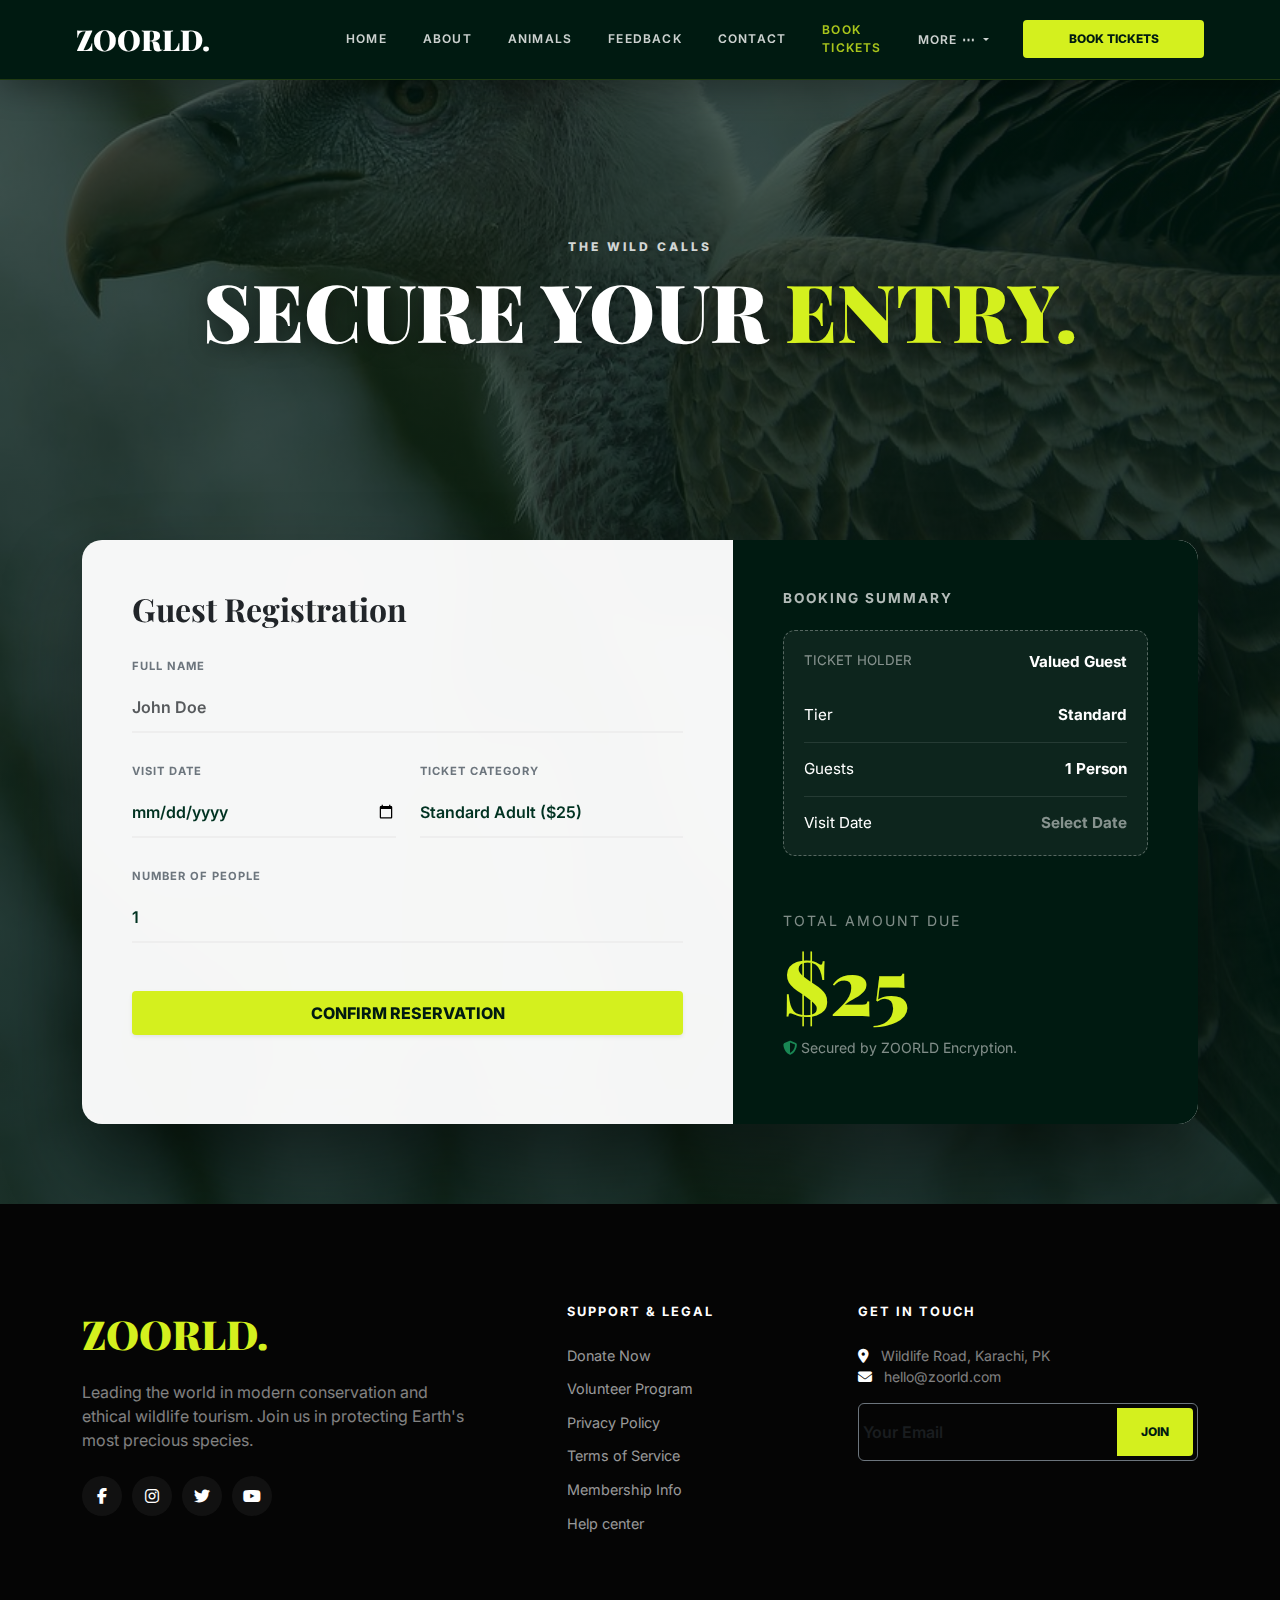
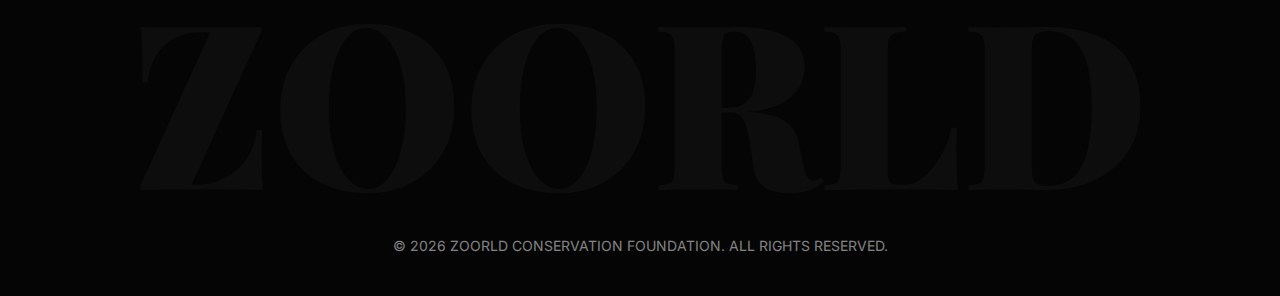
<file: Book tickets.html>
<!DOCTYPE html>
<html lang="en">
<head>
    <meta charset="UTF-8">
    <meta name="viewport" content="width=device-width, initial-scale=1.0">
    <title>Secure Your Pass | ZOORLD</title>
    
    <link href="https://cdn.jsdelivr.net/npm/bootstrap@5.3.2/dist/css/bootstrap.min.css" rel="stylesheet">
    <link href="https://fonts.googleapis.com/css2?family=Playfair+Display:ital,wght@0,700;0,900;1,700&family=Inter:wght@300;400;600;700;800&display=swap" rel="stylesheet">
    <link rel="stylesheet" href="https://cdnjs.cloudflare.com/ajax/libs/font-awesome/6.4.2/css/all.min.css">
    
    <style>
        :root {
            --green-dark: #003221;
            --green-deep: #001a11;
            --green-bright: #d4f01e;
            --white: #ffffff;
            --text-muted: #6c757d;
        }

        body {
            font-family: 'Inter', sans-serif;
            color: var(--green-dark);
            overflow-x: hidden;
            scroll-behavior: smooth;
            background: linear-gradient(rgba(0, 26, 17, 0.7), rgba(0, 26, 17, 0.85)), 
                        url('book tickets image.jpg') center/cover no-repeat fixed;
            
        }

        /* --- NAVBAR --- */
        .navbar {
            padding: 1.2rem 5% !important;
            transition: all 0.4s ease;
            z-index: 1000;
            border-bottom: 1px solid rgba(255, 255, 255, 0.1); 
        }
        .navbar.scrolled {
            background: var(--green-deep) !important;
            padding: 0.8rem 5% !important;
            box-shadow: 0 10px 30px rgba(0,0,0,0.3);
            border-bottom: 1px solid rgba(212, 240, 30, 0.15); 
        }
        .navbar-brand { font-family: 'Playfair Display', serif; font-weight: 900; font-size: 1.8rem; color: var(--white) !important; }
        .nav-link { color: var(--white) !important; font-weight: 600; text-transform: uppercase; font-size: 0.75rem; letter-spacing: 1.2px; margin: 0 10px; opacity: 0.8; transition: 0.3s; }
        .nav-link:hover { color: var(--green-bright) !important; opacity: 1; }
        .btn-ticket { background: var(--green-bright); color: var(--green-deep) !important; padding: 10px 24px !important; border-radius: 4px; font-weight: 800 !important; font-size: 0.75rem; text-decoration: none; border: none; transition: 0.3s; }
        .btn-ticket:hover { background: #fff; transform: translateY(-2px); }
        
        /* Dropdown Menu */
        .dropdown-menu {
            background: var(--green-deep) !important;
            border: 1px solid rgba(212, 240, 30, 0.2);
            border-radius: 10px;
            padding: 10px;
            box-shadow: 0 10px 30px rgba(0,0,0,0.3);
        }
        .dropdown-item {
            color: var(--white);
            font-weight: 600;
            text-transform: uppercase;
            font-size: 0.7rem;
            letter-spacing: 1px;
            padding: 10px 15px;
            border-radius: 5px;
            transition: 0.3s;
        }
        .dropdown-item:hover {
            background: var(--green-bright);
            color: var(--green-deep);
        }

        /* --- HERO --- */
        .header-hero {
            height: 60vh;
            display: flex;
            align-items: center;
            text-align: center;
            padding-top: 60px;
        }
        .header-hero h1 { font-family: 'Playfair Display', serif; font-size: clamp(2.5rem, 7vw, 5rem); color: white; font-weight: 900; line-height: 1.1; text-shadow: 2px 4px 20px rgba(0,0,0,0.4); }
        .header-hero span { color: var(--green-bright); }

        /* --- MAIN CARD --- */
        .main-card {
            background: rgba(255, 255, 255, 0.96); 
            backdrop-filter: blur(15px);
            border: none;
            border-radius: 20px;
            overflow: hidden;
            box-shadow: 0 40px 80px rgba(0,0,0,0.4);
            margin-bottom: 80px;
        }

        .form-section { padding: 50px; }
        .summary-section {
            background: var(--green-deep);
            color: white;
            padding: 50px;
            display: flex;
            flex-direction: column;
            justify-content: space-between;
        }

        .section-tag { color: var(--green-bright); font-weight: 800; letter-spacing: 3px; font-size: 0.75rem; text-transform: uppercase; margin-bottom: 10px; display: block; }
        .form-label { font-weight: 700; font-size: 0.7rem; text-transform: uppercase; letter-spacing: 1px; color: var(--text-muted); }
        
        .form-control, .form-select {
            border: none;
            border-bottom: 2px solid #eee;
            border-radius: 0;
            padding: 12px 0;
            background: transparent !important;
            font-weight: 600;
            color: var(--green-dark);
            transition: 0.3s;
        }
        .form-control:focus { box-shadow: none; border-bottom-color: var(--green-bright); }

        /* --- TICKET PREVIEW DESIGN --- */
        .ticket-visual {
            background: rgba(255,255,255,0.05);
            border: 1px dashed rgba(255,255,255,0.3);
            border-radius: 12px;
            padding: 20px;
            margin-bottom: 30px;
        }

        /* --- SUMMARY --- */
        .summary-item { border-bottom: 1px solid rgba(255,255,255,0.1); padding: 15px 0; display: flex; justify-content: space-between; font-size: 0.95rem; }
        .total-price { font-family: 'Playfair Display', serif; font-size: clamp(3.5rem, 6vw, 5rem); color: var(--green-bright); font-weight: 900; line-height: 1; margin: 15px 0; }

        /* --- FOOTER --- */
        .mega-footer { background: #050505; color: #fff; padding: 100px 0 40px; position: relative; }
        .footer-brand { font-family: 'Playfair Display', serif; font-size: 2.5rem; font-weight: 900; color: var(--green-bright); }
        .footer-heading { font-size: 0.8rem; text-transform: uppercase; letter-spacing: 2px; font-weight: 700; margin-bottom: 25px; color: var(--white); }
        .footer-link-item { display: block; color: rgba(255,255,255,0.6); text-decoration: none; margin-bottom: 12px; transition: 0.3s; font-size: 0.9rem; }
        .footer-link-item:hover { color: var(--green-bright); padding-left: 5px; }
        .social-circle { width: 40px; height: 40px; background: rgba(255,255,255,0.05); display: inline-flex; align-items: center; justify-content: center; border-radius: 50%; color: white; margin-right: 10px; transition: 0.3s; text-decoration: none; }
        .social-circle:hover { background: var(--green-bright); color: var(--green-deep); }
        .big-logo-bg { font-family: 'Playfair Display', serif; font-size: clamp(4rem, 18vw, 15rem); font-weight: 900; text-align: center; opacity: 0.03; line-height: 1; color: white; margin-top: 30px; pointer-events: none; }

        @media (max-width: 991.98px) {
            .navbar { background: var(--green-deep) !important; padding: 15px 5% !important; border-bottom: 1px solid rgba(212, 240, 30, 0.1); }
            .form-section, .summary-section { padding: 40px 25px; }
            .main-card { border-radius: 0; }
        }
    </style>
</head>
<body>

    <nav class="navbar navbar-expand-lg fixed-top scrolled">
        <div class="container-fluid">
            <a class="navbar-brand" href="#">ZOORLD.</a>
            <button class="navbar-toggler border-0 shadow-none" type="button" data-bs-toggle="collapse" data-bs-target="#navbarNav">
                <span class="navbar-toggler-icon" style="filter: invert(1);"></span>
            </button>
            
            <div class="collapse navbar-collapse" id="navbarNav">
                <ul class="navbar-nav ms-auto align-items-center mt-3 mt-lg-0">
                    <li class="nav-item"><a class="nav-link" href="index.html">Home</a></li>
                    <li class="nav-item"><a class="nav-link" href="about.html">About</a></li>
                    <li class="nav-item"><a class="nav-link" href="E-PROJECT (Meet Our Animals)/Meet Our Animals.html">Animals</a></li>
                    <li class="nav-item"><a class="nav-link" href="feedback.html">Feedback</a></li>
                    <li class="nav-item"><a class="nav-link" href="contact.html">Contact</a></li>
                    <li class="nav-item"><a class="nav-link" href="Book tickets.html" style="color: var(--green-bright) !important;">Book Tickets</a></li>
                    <li class="nav-item dropdown">
                        <a class="nav-link dropdown-toggle" href="#" id="moreDropdown" role="button" data-bs-toggle="dropdown" aria-expanded="false">
                            More <span style="font-size: 0.8rem;">⋯</span>
                        </a>
                        <ul class="dropdown-menu dropdown-menu-end" aria-labelledby="moreDropdown">
                            <li><a class="dropdown-item" href="volunteer program.html">Volunteer</a></li>
                            <li><a class="dropdown-item" href="Membership info.html">Membership</a></li>
                            <li><a class="dropdown-item" href="help center.html">Help Center</a></li>
                            <li><a class="dropdown-item" href="privacy policy.html">Privacy Policy</a></li>
                            <li><a class="dropdown-item" href="terms of services.html">Terms of Service</a></li>
                        </ul>
                    </li>
                    <li class="nav-item ms-lg-3 w-100 mt-2 mt-lg-0"><a class="btn-ticket d-block text-center" href="#">BOOK TICKETS</a></li>
                </ul>
            </div>
        </div>
    </nav>

    <header class="header-hero">
        <div class="container">
            <span class="section-tag" style="color: white; opacity: 0.8;">The Wild Calls</span>
            <h1>SECURE YOUR <span>ENTRY.</span></h1>
        </div>
    </header>

    <div class="container">
        <div class="card main-card">
            <div class="row g-0">
                <div class="col-lg-7 form-section">
                    <h3 class="mb-4 fw-bold" style="font-family: 'Playfair Display'; font-size: 2rem;">Guest Registration</h3>
                    <form id="bookingForm">
                        <div class="row g-4">
                            <div class="col-12">
                                <label class="form-label">Full Name</label>
                                <input type="text" id="visitorName" class="form-control" placeholder="John Doe" required>
                            </div>
                            <div class="col-md-6">
                                <label class="form-label">Visit Date</label>
                                <input type="date" class="form-control" id="dateInput" required>
                            </div>
                            <div class="col-md-6">
                                <label class="form-label">Ticket Category</label>
                                <select class="form-select" id="typeSelect">
                                    <option value="25" selected>Standard Adult ($25)</option>
                                    <option value="15">Junior / Senior ($15)</option>
                                    <option value="50">Elite VIP Pass ($50)</option>
                                </select>
                            </div>
                            <div class="col-12">
                                <label class="form-label">Number of People</label>
                                <input type="number" class="form-control" id="countInput" value="1" min="1" max="10">
                            </div>
                        </div>
                        <button type="submit" class="btn-ticket w-100 py-3 mt-5 fs-6 shadow-sm">CONFIRM RESERVATION</button>
                    </form>
                </div>

                <div class="col-lg-5 summary-section">
                    <div>
                        <h4 class="mb-4 text-uppercase fw-bold" style="letter-spacing: 2px; font-size: 0.85rem; opacity: 0.7;">Booking Summary</h4>
                        
                        <div class="ticket-visual">
                            <div class="summary-item" style="border:none; padding-top:0;">
                                <span class="small opacity-50">TICKET HOLDER</span>
                                <span id="displayVisitorName" class="fw-bold">Valued Guest</span>
                            </div>
                            <div class="summary-item">
                                <span>Tier</span>
                                <span id="displayType" class="fw-bold text-white">Standard</span>
                            </div>
                            <div class="summary-item">
                                <span>Guests</span>
                                <span id="displayCount" class="fw-bold text-white">1 Person</span>
                            </div>
                            <div class="summary-item" style="border:none; padding-bottom:0;">
                                <span>Visit Date</span>
                                <span id="displayDate" class="fw-bold text-white-50">Select Date</span>
                            </div>
                        </div>
                    </div>

                    <div class="mt-4">
                        <p class="mb-0 text-white-50 text-uppercase small" style="letter-spacing: 2px;">Total Amount Due</p>
                        <div class="total-price">$<span id="totalDisplay">25</span></div>
                        <p class="small text-white-50"><i class="fas fa-shield-alt text-success"></i> Secured by ZOORLD Encryption.</p>
                    </div>
                </div>
            </div>
        </div>
    </div>

    <footer class="mega-footer">
        <div class="container">
            <div class="row g-5">
                <div class="col-lg-5 col-md-12 text-center text-lg-start">
                    <div class="footer-brand mb-3">ZOORLD.</div>
                    <p class="text-white-50 pe-lg-5 mb-4">
                        Leading the world in modern conservation and ethical wildlife tourism. Join us in protecting Earth's most precious species.
                    </p>
                    <div class="d-flex justify-content-center justify-content-lg-start">
                        <a href="#" class="social-circle"><i class="fab fa-facebook-f"></i></a>
                        <a href="#" class="social-circle"><i class="fab fa-instagram"></i></a>
                        <a href="#" class="social-circle"><i class="fab fa-twitter"></i></a>
                        <a href="#" class="social-circle"><i class="fab fa-youtube"></i></a>
                    </div>
                </div>

                <div class="col-lg-3 col-md-6 text-center text-md-start">
                    <h5 class="footer-heading">Support & Legal</h5>
                    <ul class="list-unstyled">
                        <li><a href="E-PROJECT.HTML#donate" class="footer-link-item">Donate Now</a></li>
                        <li><a href="#" class="footer-link-item">Volunteer Program</a></li>
                        <li><a href="privacy policy.html" class="footer-link-item">Privacy Policy</a></li>
                        <li><a href="#" class="footer-link-item">Terms of Service</a></li>
                        <li><a href="#" class="footer-link-item">Membership Info</a></li>
                        <li><a href="#" class="footer-link-item">Help center</a></li>
                    </ul>
                </div>

                <div class="col-lg-4 col-md-6 text-center text-md-start">
                    <h5 class="footer-heading">Get In Touch</h5>
                    <p class="text-white-50 small mb-3">
                        <i class="fas fa-map-marker-alt me-2 text-white"></i> Wildlife Road, Karachi, PK<br>
                        <i class="fas fa-envelope me-2 text-white"></i> hello@zoorld.com
                    </p>
                    <div class="input-group mb-3 border border-secondary p-1 rounded">
                        <input type="email" class="form-control bg-transparent border-0 text-white shadow-none" placeholder="Your Email">
                        <button class="btn btn-ticket py-2 px-3">JOIN</button>
                    </div>
                </div>
            </div>

            <div class="big-logo-bg">ZOORLD</div>
            <div class="mt-4 text-center">
                <p class="text-white-50 small mb-0">© 2026 ZOORLD CONSERVATION FOUNDATION. ALL RIGHTS RESERVED.</p>
            </div>
        </div>
    </footer>

    <script src="https://cdn.jsdelivr.net/npm/bootstrap@5.3.2/dist/js/bootstrap.bundle.min.js"></script>
    
    <script src="https://code.jquery.com/jquery-3.7.1.min.js"></script>
    
    <script>
        $(window).scroll(function(){
            if($(this).scrollTop() > 30) $('.navbar').addClass('scrolled');
            else $('.navbar').removeClass('scrolled');
        });

        function updateSummary() {
            let price = $('#typeSelect').val();
            let count = $('#countInput').val();
            let date = $('#dateInput').val();
            let name = $('#visitorName').val();
            let typeName = $('#typeSelect option:selected').text().split(' (')[0];
            let total = price * count;

            $('#totalDisplay').text(total);
            $('#displayCount').text(count + (count > 1 ? " People" : " Person"));
            $('#displayType').text(typeName);
            $('#displayDate').text(date ? date : "Select Date");
            $('#displayVisitorName').text(name ? name : "Valued Guest");
        }

        $('#typeSelect, #countInput, #dateInput, #visitorName').on('input change', updateSummary);

        $('#bookingForm').on('submit', function(e) {
            e.preventDefault();
            const name = $('#visitorName').val();
            alert("Reservation Confirmed for " + name + "! Redirecting to secure gateway...");
        });
    </script>
</body>
</html>
</file>
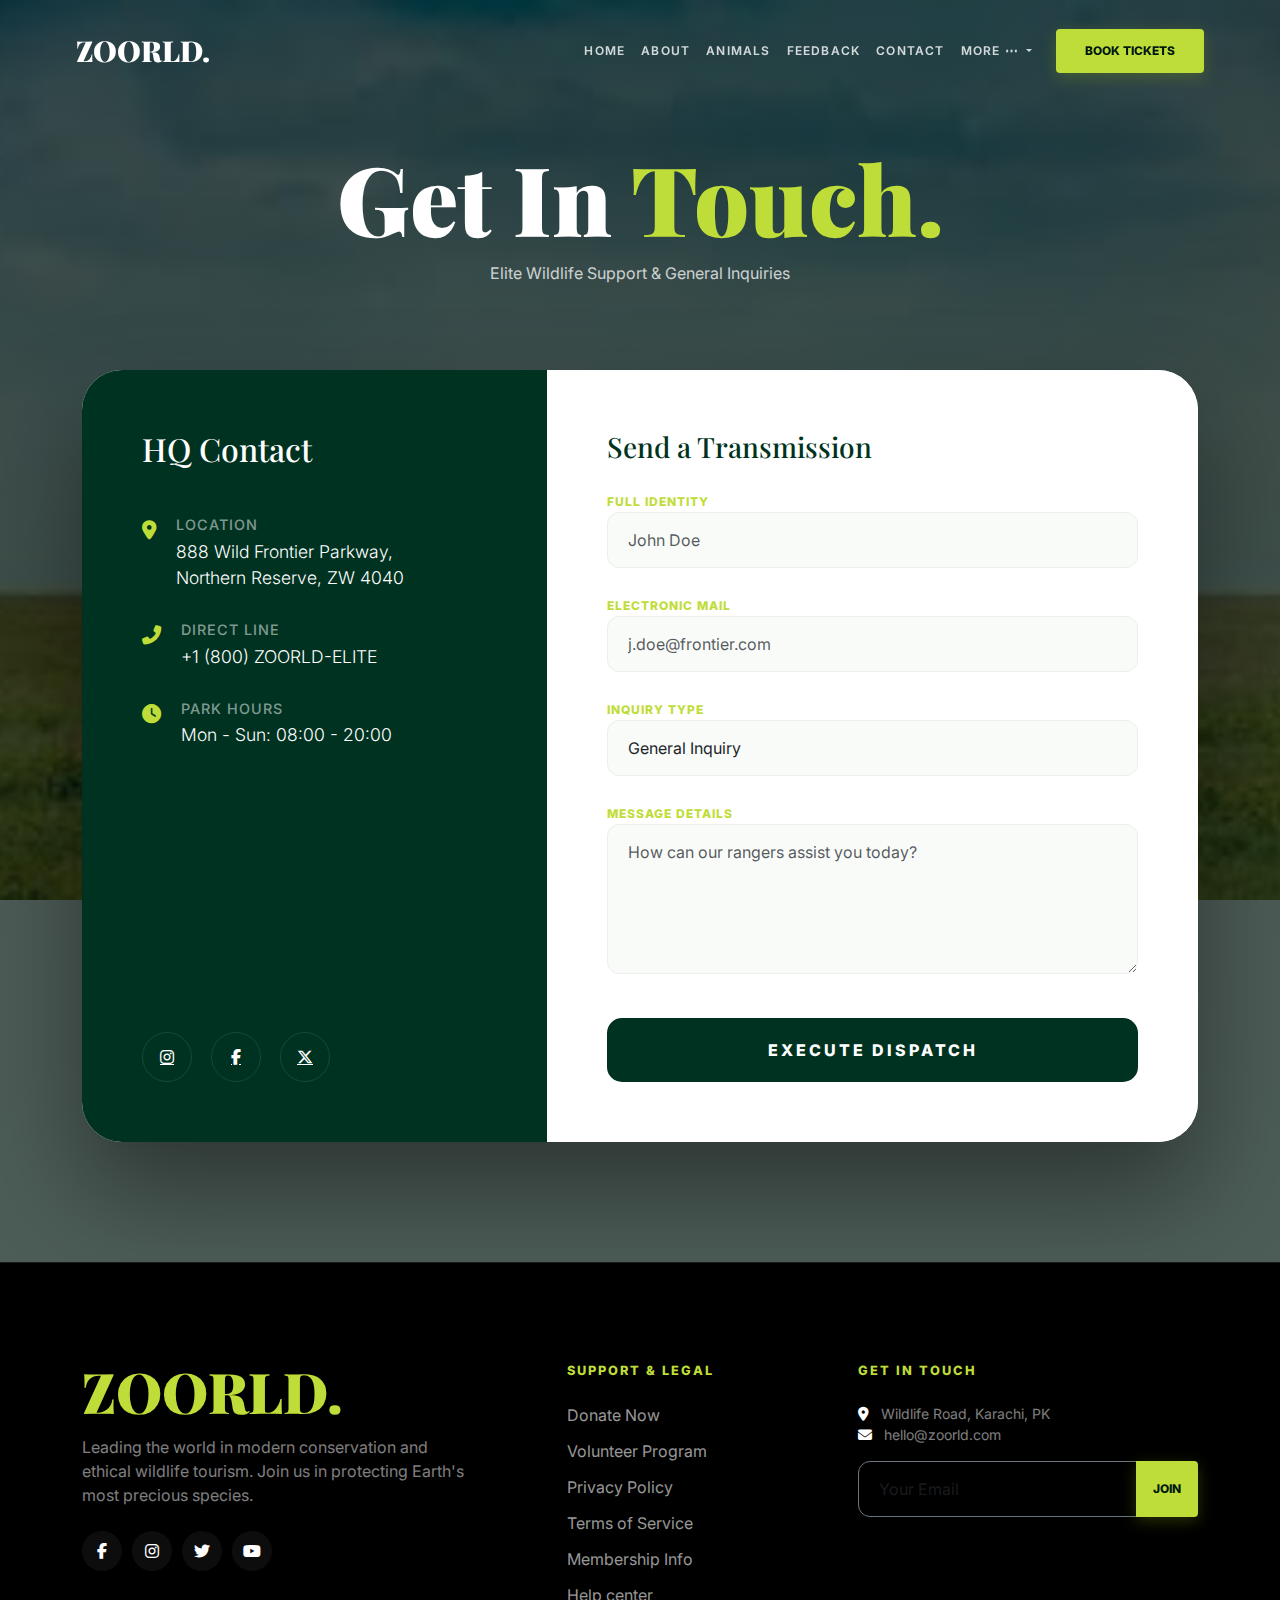
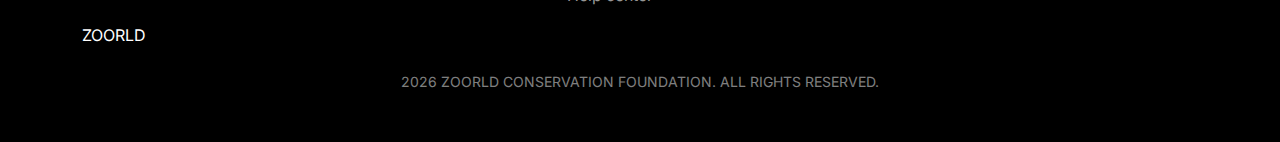
<file: contact.html>
<!DOCTYPE html>
<html lang="en">
<head>
    <meta charset="UTF-8">
    <meta name="viewport" content="width=device-width, initial-scale=1.0">
    <title>Contact Us | ZOORLD - Elite Wildlife</title>
    
    <link href="https://cdn.jsdelivr.net/npm/bootstrap@5.3.2/dist/css/bootstrap.min.css" rel="stylesheet">
    <link href="https://fonts.googleapis.com/css2?family=Playfair+Display:wght@700;900&family=Inter:wght@300;400;600;800&display=swap" rel="stylesheet">
    <link rel="stylesheet" href="https://cdnjs.cloudflare.com/ajax/libs/font-awesome/6.4.2/css/all.min.css">
    
    <style>
        :root {
            --green-dark: #003221;
            --green-deep: #001a11;
            --green-bright: #bfdd38;
            --white: #ffffff;
            --light-bg: #f2f5f3;
            --border-soft: rgba(255, 255, 255, 0.1);
        }

        body { 
            font-family: 'Inter', sans-serif; 
            /* Full Page Background Image */
            background: linear-gradient(rgba(0, 15, 10, 0.7), rgba(0, 26, 17, 0.7)), 
                        url('contact bg.jpg') center/cover no-repeat fixed;
            color: var(--white);
            overflow-x: hidden; 
        }

        /* --- NAVBAR --- */
        .navbar { padding: 1.5rem 5% !important; transition: 0.4s; z-index: 1000; background: transparent !important; }
        .navbar.scrolled { background: var(--green-dark) !important; padding: 0.8rem 5% !important; box-shadow: 0 10px 30px rgba(0,0,0,0.2); }
        .navbar-brand { font-family: 'Playfair Display', serif; font-weight: 900; font-size: 1.8rem; color: var(--white) !important; }
        .nav-link { color: var(--white) !important; font-weight: 600; text-transform: uppercase; font-size: 0.75rem; letter-spacing: 1.2px; opacity: 0.8; }
        .nav-link:hover { opacity: 1; color: var(--green-bright) !important; }
        
        .btn-ticket { 
            background: var(--green-bright); color: var(--green-deep) !important; 
            padding: 12px 28px; border-radius: 4px; font-weight: 800; font-size: 0.75rem; 
            text-decoration: none; transition: 0.3s; box-shadow: 0 4px 15px rgba(137, 163, 18, 0.3);
        }
        .btn-ticket:hover { transform: translateY(-2px); box-shadow: 0 6px 20px rgba(137, 163, 18, 0.4); }

        /* --- HERO --- */
        .page-header {
            
            height: 50vh;
            display: flex; align-items: center; justify-content: center; text-align: center;
            background: transparent;
        }
        .hero-title { font-family: 'Playfair Display'; font-size: clamp(3rem, 10vw, 6rem); font-weight: 900; color: var(--white); line-height: 1; }

        /* --- CONTACT SECTION --- */
        .contact-wrapper { margin-top: -80px; padding-bottom: 120px; position: relative; z-index: 10; }
        .contact-card {
            background: var(--white); border-radius: 40px; overflow: hidden;
            border: none; box-shadow: 0 50px 100px rgba(0, 0, 0, 0.4);
        }
        
        /* Info Sidebar */
        .info-sidebar {
            background: var(--green-dark); color: var(--white); padding: 60px;
            display: flex; flex-direction: column; justify-content: space-between;
        }
        .info-item { display: flex; align-items: flex-start; margin-bottom: 30px; }
        .info-item i { font-size: 1.2rem; color: var(--green-bright); margin-right: 20px; margin-top: 5px; }
        .info-item h5 { font-size: 0.9rem; text-transform: uppercase; letter-spacing: 1px; color: rgba(255,255,255,0.5); margin-bottom: 5px; }
        .info-item p { font-size: 1.1rem; font-weight: 300; margin: 0; }

        /* Form side */
        .form-content { padding: 60px; background: var(--white); color: var(--green-dark); }
        .form-label-custom { font-size: 0.75rem; font-weight: 800; text-transform: uppercase; color: var(--green-bright); letter-spacing: 1px; }
        
        .form-control {
            border: 1px solid #eee; border-radius: 12px; padding: 15px 20px;
            background: #f9fbf9; transition: 0.3s;
        }
        .form-control:focus {
            box-shadow: 0 0 0 4px rgba(137, 163, 18, 0.1); border-color: var(--green-bright); background: white;
        }

        .btn-send {
            background: var(--green-dark); color: var(--white);
            width: 100%; padding: 20px; border: none; font-weight: 800;
            text-transform: uppercase; letter-spacing: 3px; border-radius: 15px;
            margin-top: 20px; transition: 0.4s;
        }
        .btn-send:hover { background: var(--green-bright); color: var(--green-deep); transform: scale(1.02); }

        /* --- UPDATED ABOUT-STYLE FOOTER --- */
        .mega-footer { 
            background: #000000; 
            padding: 100px 0 50px; 
            color: white; 
            border-top: 1px solid var(--border-soft);
        }
        .footer-top { margin-bottom: 80px; }
        .footer-brand { font-family: 'Playfair Display'; font-size: 3.5rem; font-weight: 900; color: var(--green-bright); line-height: 1; }
        .footer-tagline { font-size: 1.1rem; opacity: 0.7; max-width: 400px; margin-top: 20px; font-weight: 300; }
        
        .footer-heading { 
            font-size: 0.8rem; font-weight: 800; text-transform: uppercase; 
            letter-spacing: 2px; color: var(--green-bright); margin-bottom: 25px; 
        }
        .footer-links { list-style: none; padding: 0; }
        .footer-links li { margin-bottom: 12px; }
        .footer-links a { color: rgba(255,255,255,0.6); text-decoration: none; transition: 0.3s; font-size: 0.95rem; }
        .footer-links a:hover { color: var(--white); padding-left: 5px; }
        
        .footer-link-item { color: rgba(255,255,255,0.6); text-decoration: none; transition: 0.3s; display: block; margin-bottom: 12px; }
        .footer-link-item:hover { color: var(--green-bright); }
        
        .social-circle { width: 40px; height: 40px; background: rgba(255,255,255,0.05); display: inline-flex; align-items: center; justify-content: center; border-radius: 50%; color: white; margin-right: 10px; transition: 0.3s; text-decoration: none; }
        .social-circle:hover { background: var(--green-bright); color: var(--green-deep); }

        .social-link { 
            width: 50px; height: 50px; border: 1px solid rgba(255,255,255,0.1); 
            display: inline-flex; align-items: center; justify-content: center;
            border-radius: 50%; color: white; margin-right: 15px; transition: 0.3s;
        }
        .social-link:hover { background: var(--green-bright); color: var(--green-deep); border-color: var(--green-bright); transform: translateY(-5px); }

        .footer-bottom { 
            padding-top: 40px; border-top: 1px solid rgba(255,255,255,0.05); 
            display: flex; justify-content: space-between; align-items: center; flex-wrap: wrap;
        }

        @media (max-width: 991px) {
            .info-sidebar { padding: 40px; }
            .form-content { padding: 40px; }
            .footer-brand { font-size: 2.5rem; }
            .footer-bottom { justify-content: center; gap: 20px; text-align: center; }
        }
    </style>
</head>
<body>

    <nav class="navbar navbar-expand-lg fixed-top">
        <div class="container-fluid">
            <a class="navbar-brand" href="index.html">ZOORLD.</a>
            <button class="navbar-toggler border-0 shadow-none" type="button" data-bs-toggle="collapse" data-bs-target="#navbarNav">
                <span class="fas fa-bars text-white"></span>
            </button>
            <div class="collapse navbar-collapse" id="navbarNav">
                <ul class="navbar-nav ms-auto align-items-center">
                    <li class="nav-item"><a class="nav-link" href="index.html">Home</a></li>
                    <li class="nav-item"><a class="nav-link" href="about.html">About</a></li>
                    <li class="nav-item"><a class="nav-link" href="E-PROJECT (Meet Our Animals)/Meet Our Animals.html">Animals</a></li>
                    <li class="nav-item"><a class="nav-link" href="feedback.html">Feedback</a></li>
                    <li class="nav-item"><a class="nav-link" href="contact.html">Contact</a></li>
                    <li class="nav-item dropdown">
                        <a class="nav-link dropdown-toggle" href="#" id="moreDropdown" role="button" data-bs-toggle="dropdown" aria-expanded="false">
                            More <span style="font-size: 0.8rem;">⋯</span>
                        </a>
                        <ul class="dropdown-menu dropdown-menu-end" aria-labelledby="moreDropdown">
                            <li><a class="dropdown-item" href="volunteer program.html">Volunteer</a></li>
                            <li><a class="dropdown-item" href="Membership info.html">Membership</a></li>
                            <li><a class="dropdown-item" href="help center.html">Help Center</a></li>
                            <li><a class="dropdown-item" href="privacy policy.html">Privacy Policy</a></li>
                            <li><a class="dropdown-item" href="terms of services.html">Terms of Service</a></li>
                            <li><a class="dropdown-item" href="Book tickets.html">Book Tickets</a></li>
                        </ul>
                    </li>
                    <li class="nav-item ms-lg-3 w-100 mt-2 mt-lg-0">
                        <a class="btn btn-ticket d-block text-center" href="#">BOOK TICKETS</a>
                    </li>
                </ul>
            </div>
        </div>
    </nav>

    <header class="page-header">
        <div class="container">
            <h1 class="hero-title">Get In <span style="color: var(--green-bright);">Touch.</span></h1>
            <p class="text-white opacity-75 mt-3">Elite Wildlife Support & General Inquiries</p>
        </div>
    </header>

    <div class="container contact-wrapper">
        <div class="contact-card">
            <div class="row g-0">
                <div class="col-lg-5 info-sidebar">
                    <div>
                        <h2 class="mb-5 fw-900" style="font-family: 'Playfair Display';">HQ Contact</h2>
                        
                        <div class="info-item">
                            <i class="fas fa-map-marker-alt"></i>
                            <div>
                                <h5>Location</h5>
                                <p>888 Wild Frontier Parkway,<br>Northern Reserve, ZW 4040</p>
                            </div>
                        </div>

                        <div class="info-item">
                            <i class="fas fa-phone-alt"></i>
                            <div>
                                <h5>Direct Line</h5>
                                <p>+1 (800) ZOORLD-ELITE</p>
                            </div>
                        </div>

                        <div class="info-item">
                            <i class="fas fa-clock"></i>
                            <div>
                                <h5>Park Hours</h5>
                                <p>Mon - Sun: 08:00 - 20:00</p>
                            </div>
                        </div>
                    </div>

                    <div class="social-box mt-5">
                        <a href="#" class="social-link"><i class="fab fa-instagram"></i></a>
                        <a href="#" class="social-link"><i class="fab fa-facebook-f"></i></a>
                        <a href="#" class="social-link"><i class="fab fa-x-twitter"></i></a>
                    </div>
                </div>

                <div class="col-lg-7">
                    <div class="form-content">
                        <h3 class="mb-4 fw-800" style="font-family: 'Playfair Display';">Send a Transmission</h3>
                        
                        <form id="contactForm">
                            <div class="mb-4">
                                <label class="form-label-custom">Full Identity</label>
                                <input type="text" class="form-control shadow-none" id="userName" placeholder="John Doe">
                            </div>
                            
                            <div class="mb-4">
                                <label class="form-label-custom">Electronic Mail</label>
                                <input type="email" class="form-control shadow-none" id="userEmail" placeholder="j.doe@frontier.com">
                            </div>

                            <div class="mb-4">
                                <label class="form-label-custom">Inquiry Type</label>
                                <select class="form-control shadow-none">
                                    <option>General Inquiry</option>
                                    <option>VIP Safari Booking</option>
                                    <option>Conservation Partnership</option>
                                    <option>Media & Press</option>
                                </select>
                            </div>

                            <div class="mb-4">
                                <label class="form-label-custom">Message Details</label>
                                <textarea class="form-control shadow-none" id="userMsg" style="height: 150px" placeholder="How can our rangers assist you today?"></textarea>
                            </div>
                            
                            <button type="submit" class="btn-send">Execute Dispatch</button>
                        </form>
                    </div>
                </div>
            </div>
        </div>
    </div>

    <footer class="mega-footer">
        <div class="container">
            <div class="row g-5">
                <div class="col-lg-5 col-md-12 text-center text-lg-start">
                    <div class="footer-brand mb-3">ZOORLD.</div>
                    <p class="text-white-50 pe-lg-5 mb-4">
                        Leading the world in modern conservation and ethical wildlife tourism. Join us in protecting Earth's most precious species.
                    </p>
                    <div class="d-flex justify-content-center justify-content-lg-start">
                        <a href="#" class="social-circle"><i class="fab fa-facebook-f"></i></a>
                        <a href="#" class="social-circle"><i class="fab fa-instagram"></i></a>
                        <a href="#" class="social-circle"><i class="fab fa-twitter"></i></a>
                        <a href="#" class="social-circle"><i class="fab fa-youtube"></i></a>
                    </div>
                </div>

                <div class="col-lg-3 col-md-6 text-center text-md-start">
                    <h5 class="footer-heading">SUPPORT & LEGAL</h5>
                    <ul class="list-unstyled">
                        <li><a href="#" class="footer-link-item">Donate Now</a></li>
                        <li><a href="volunteer program.html" class="footer-link-item">Volunteer Program</a></li>
                        <li><a href="privacy policy.html" class="footer-link-item">Privacy Policy</a></li>
                        <li><a href="terms of services.html" class="footer-link-item">Terms of Service</a></li>
                        <li><a href="Membership info.html" class="footer-link-item">Membership Info</a></li>
                        <li><a href="help center.html" class="footer-link-item">Help center</a></li>
                    </ul>
                </div>

                <div class="col-lg-4 col-md-6 text-center text-md-start">
                    <h5 class="footer-heading">GET IN TOUCH</h5>
                    <p class="text-white-50 small mb-3">
                        <i class="fas fa-map-marker-alt me-2 text-white"></i> Wildlife Road, Karachi, PK<br>
                        <i class="fas fa-envelope me-2 text-white"></i> hello@zoorld.com
                    </p>
                    <div class="input-group mb-3">
                        <input type="email" class="form-control bg-transparent border border-secondary text-white" placeholder="Your Email">
                        <button class="btn btn-ticket py-2 px-3">JOIN</button>
                    </div>
                </div>
            </div>

            <div class="big-logo-bg">ZOORLD</div>
            <div class="mt-4 text-center">
                <p class="text-white-50 small mb-0">
                    2026 ZOORLD CONSERVATION FOUNDATION. ALL RIGHTS RESERVED.
                </p>
            </div>
        </div>
    </footer>

    <script>
        window.onscroll = function() {
            var nav = document.querySelector('.navbar');
            if (window.pageYOffset > 50) {
                nav.classList.add('scrolled');
            } else {
                nav.classList.remove('scrolled');
            }
        };

        document.getElementById('contactForm').addEventListener('submit', function(e) {
            e.preventDefault();
            const name = document.getElementById('userName').value.trim();
            const email = document.getElementById('userEmail').value.trim();
            const msg = document.getElementById('userMsg').value.trim();

            if (!name || !email || !msg) {
                alert("⚠️ Transmission Incomplete: Please ensure all mandatory data points are provided.");
            } else {
                alert("✅ Success: Your dispatch has been securely encrypted and transmitted to ZOORLD HQ.");
                this.reset();
            }
        });
    </script>
    
    <!-- Bootstrap JS -->
    <script src="https://cdn.jsdelivr.net/npm/bootstrap@5.3.2/dist/js/bootstrap.bundle.min.js"></script>
</body>
</html>
</file>
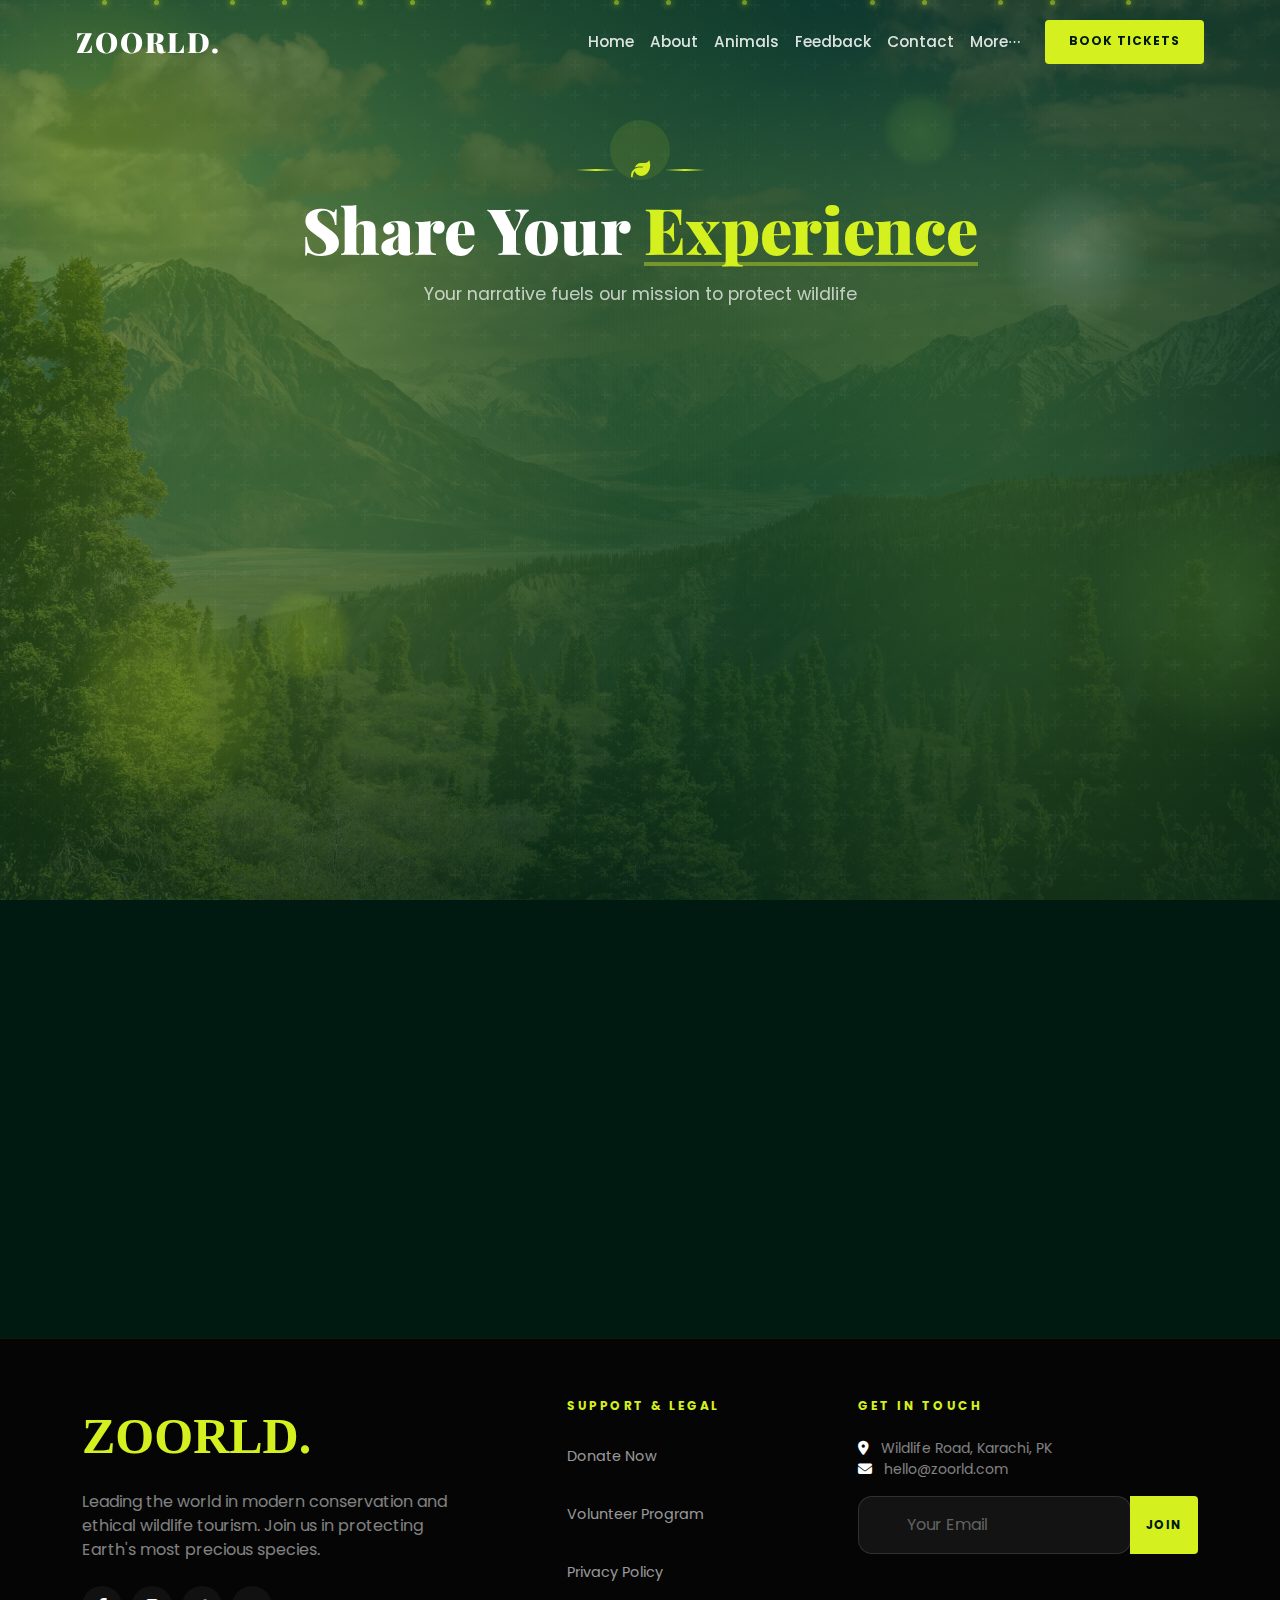
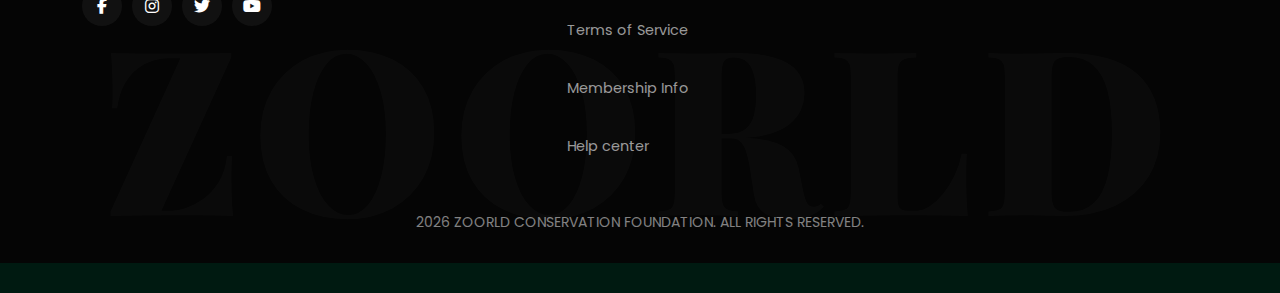
<file: feedback.html>
<!DOCTYPE html>
<html lang="en">
<head>
    <meta charset="UTF-8">
    <meta name="viewport" content="width=device-width, initial-scale=1.0">
    <title>Feedback - Zoorld Elite</title>
    
    <link href="https://cdn.jsdelivr.net/npm/bootstrap@5.3.2/dist/css/bootstrap.min.css" rel="stylesheet">
    <link rel="stylesheet" href="https://cdnjs.cloudflare.com/ajax/libs/font-awesome/6.4.0/css/all.min.css">
    <link href="https://fonts.googleapis.com/css2?family=Playfair+Display:wght@700;900&family=Poppins:wght@300;400;500;600;700&display=swap" rel="stylesheet">

    <style>
        /* ============================
           CSS VARIABLES
           ============================ */
        :root {
            /* Colors */
            --green-dark: #003221;
            --green-deep: #001a11;
            --green-bright: #d4f01e;
            --green-muted: #7cb342;
            --white: #ffffff;
            --black: #050505;
            --glass-bg: rgba(255, 255, 255, 0.06);
            --glass-border: rgba(212, 240, 30, 0.15);
            
            /* Spacing */
            --spacing-xs: 0.5rem;
            --spacing-sm: 1rem;
            --spacing-md: 1.5rem;
            --spacing-lg: 2rem;
            --spacing-xl: 3rem;
            
            /* Typography */
            --font-heading: 'Playfair Display', serif;
            --font-body: 'Poppins', sans-serif;
            
            /* Effects */
            --blur-glass: 30px;
            --transition-base: 0.3s ease;
            --shadow-card: 0 25px 80px rgba(0, 0, 0, 0.4);
        }

        /* ============================
           RESET & BASE
           ============================ */
        *, *::before, *::after {
            margin: 0;
            padding: 0;
            box-sizing: border-box;
        }

        html, body {
            height: 100%;
            scroll-behavior: smooth;
        }

        body {
            font-family: var(--font-body);
            background-color: var(--green-deep);
            color: var(--white);
            overflow-x: hidden;
        }

        /* ============================
           BACKGROUND - FURTHER ENHANCED
           ============================ */
        .full-bg {
            position: fixed;
            top: 0;
            left: 0;
            width: 100%;
            height: 100%;
            z-index: -1;
            background: linear-gradient(135deg, rgba(0, 50, 33, 0.6) 0%, rgba(0, 26, 17, 0.95) 100%),
                        url('feedback bg proper.avif');
            background-size: cover;
            background-position: center;
            animation: bgPulse 6s ease-in-out infinite alternate;
        }

        @keyframes bgPulse {
            0% {
                filter: brightness(1) saturate(1);
            }
            50% {
                filter: brightness(1.15) saturate(1.3);
            }
            100% {
                filter: brightness(1.05) saturate(1.1);
            }
        }

        .full-bg::before {
            content: '';
            position: absolute;
            top: 0;
            left: 0;
            width: 100%;
            height: 100%;
            background: 
                radial-gradient(circle at 20% 30%, rgba(212, 240, 30, 0.18) 0%, transparent 50%),
                radial-gradient(circle at 80% 70%, rgba(124, 179, 66, 0.2) 0%, transparent 50%),
                radial-gradient(circle at 50% 50%, rgba(0, 50, 33, 0.5) 0%, transparent 70%),
                radial-gradient(circle at 10% 80%, rgba(212, 240, 30, 0.12) 0%, transparent 40%),
                radial-gradient(circle at 90% 20%, rgba(124, 179, 66, 0.15) 0%, transparent 45%),
                radial-gradient(circle at 30% 60%, rgba(255, 255, 255, 0.08) 0%, transparent 35%),
                radial-gradient(circle at 70% 40%, rgba(212, 240, 30, 0.1) 0%, transparent 30%);
            pointer-events: none;
            animation: glowMove 10s ease-in-out infinite;
        }

        @keyframes glowMove {
            0%, 100% {
                opacity: 1;
                transform: scale(1) rotate(0deg);
            }
            25% {
                opacity: 0.9;
                transform: scale(1.15) rotate(2deg);
            }
            50% {
                opacity: 0.85;
                transform: scale(1.1) rotate(0deg);
            }
            75% {
                opacity: 0.95;
                transform: scale(1.2) rotate(-2deg);
            }
        }

        .full-bg::after {
            content: '';
            position: absolute;
            top: 0;
            left: 0;
            width: 100%;
            height: 100%;
            background: url("data:image/svg+xml,%3Csvg width='60' height='60' viewBox='0 0 60 60' xmlns='http://www.w3.org/2000/svg'%3E%3Cg fill='none' fill-rule='evenodd'%3E%3Cg fill='%23ffffff' fill-opacity='0.04'%3E%3Cpath d='M36 34v-4h-2v4h-4v2h4v4h2v-4h4v-2h-4zm0-30V0h-2v4h-4v2h4v4h2V6h4V4h-4zM6 34v-4H4v4H0v2h4v4h2v-4h4v-2H6zM6 4V0H4v4H0v2h4v4h2V6h4V4H6z'/%3E%3C/g%3E%3C/g%3E%3C/svg%3E");
            opacity: 0.7;
            animation: patternFade 8s ease-in-out infinite;
        }

        @keyframes patternFade {
            0%, 100% { opacity: 0.5; }
            50% { opacity: 0.8; }
        }

        /* Light Rays */
        .light-rays {
            position: fixed;
            top: 0;
            left: 0;
            width: 100%;
            height: 100%;
            pointer-events: none;
            z-index: 0;
            background: 
                conic-gradient(from 0deg at 30% 20%, transparent 0deg, rgba(212, 240, 30, 0.03) 10deg, transparent 20deg),
                conic-gradient(from 120deg at 70% 80%, transparent 0deg, rgba(124, 179, 66, 0.04) 15deg, transparent 30deg),
                conic-gradient(from 240deg at 50% 50%, transparent 0deg, rgba(0, 50, 33, 0.05) 10deg, transparent 20deg);
            animation: raysRotate 30s linear infinite;
        }

        @keyframes raysRotate {
            from { transform: rotate(0deg); }
            to { transform: rotate(360deg); }
        }

        /* Floating Shapes - Further Enhanced */
        .floating-shapes {
            position: fixed;
            top: 0;
            left: 0;
            width: 100%;
            height: 100%;
            pointer-events: none;
            z-index: 0;
            overflow: hidden;
        }

        .shape {
            position: absolute;
            border-radius: 50%;
            opacity: 0.2;
            animation: float 20s infinite ease-in-out;
            filter: blur(0.5px);
        }

        .shape-1 {
            width: 400px;
            height: 400px;
            background: radial-gradient(circle, var(--green-bright) 0%, rgba(212, 240, 30, 0.4) 50%, transparent 70%);
            top: -5%;
            left: -10%;
            animation-delay: 0s;
            animation-duration: 30s;
        }

        .shape-2 {
            width: 300px;
            height: 300px;
            background: radial-gradient(circle, var(--green-muted) 0%, rgba(124, 179, 66, 0.4) 50%, transparent 70%);
            top: 50%;
            right: -8%;
            animation-delay: -5s;
            animation-duration: 28s;
        }

        .shape-3 {
            width: 220px;
            height: 220px;
            background: radial-gradient(circle, var(--green-bright) 0%, rgba(212, 240, 30, 0.5) 50%, transparent 70%);
            bottom: 10%;
            left: 5%;
            animation-delay: -10s;
            animation-duration: 32s;
        }

        .shape-4 {
            width: 150px;
            height: 150px;
            background: radial-gradient(circle, rgba(255, 255, 255, 0.9) 0%, rgba(255, 255, 255, 0.3) 50%, transparent 70%);
            top: 20%;
            right: 10%;
            animation-delay: -15s;
            animation-duration: 26s;
        }

        .shape-5 {
            width: 100px;
            height: 100px;
            background: radial-gradient(circle, var(--green-bright) 0%, rgba(212, 240, 30, 0.6) 50%, transparent 70%);
            top: 65%;
            left: 20%;
            animation-delay: -8s;
            animation-duration: 24s;
        }

        .shape-6 {
            width: 80px;
            height: 80px;
            background: radial-gradient(circle, var(--green-muted) 0%, rgba(124, 179, 66, 0.6) 50%, transparent 70%);
            top: 10%;
            right: 25%;
            animation-delay: -12s;
            animation-duration: 22s;
        }

        .shape-7 {
            width: 60px;
            height: 60px;
            background: radial-gradient(circle, var(--green-bright) 0%, rgba(212, 240, 30, 0.7) 50%, transparent 70%);
            bottom: 30%;
            right: 20%;
            animation-delay: -3s;
            animation-duration: 18s;
        }

        .shape-8 {
            width: 45px;
            height: 45px;
            background: radial-gradient(circle, rgba(255, 255, 255, 0.8) 0%, rgba(255, 255, 255, 0.2) 50%, transparent 70%);
            top: 45%;
            left: 40%;
            animation-delay: -18s;
            animation-duration: 20s;
        }

        @keyframes float {
            0%, 100% {
                transform: translateY(0) rotate(0deg) scale(1);
            }
            25% {
                transform: translateY(-40px) rotate(10deg) scale(1.08);
            }
            50% {
                transform: translateY(0) rotate(0deg) scale(1);
            }
            75% {
                transform: translateY(40px) rotate(-10deg) scale(0.92);
            }
        }

        /* Particle Effects - Enhanced */
        .particles {
            position: fixed;
            top: 0;
            left: 0;
            width: 100%;
            height: 100%;
            pointer-events: none;
            z-index: 1;
            overflow: hidden;
        }

        .particle {
            position: absolute;
            width: 5px;
            height: 5px;
            background: var(--green-bright);
            border-radius: 50%;
            opacity: 0.5;
            animation: particleFloat 18s infinite linear;
            box-shadow: 0 0 6px var(--green-bright), 0 0 12px rgba(212, 240, 30, 0.5);
        }

        .particle:nth-child(1) { left: 8%; animation-delay: 0s; animation-duration: 20s; }
        .particle:nth-child(2) { left: 18%; animation-delay: 1s; animation-duration: 24s; }
        .particle:nth-child(3) { left: 28%; animation-delay: 2s; animation-duration: 18s; }
        .particle:nth-child(4) { left: 38%; animation-delay: 3s; animation-duration: 22s; }
        .particle:nth-child(5) { left: 48%; animation-delay: 0.5s; animation-duration: 26s; }
        .particle:nth-child(6) { left: 58%; animation-delay: 1.5s; animation-duration: 19s; }
        .particle:nth-child(7) { left: 68%; animation-delay: 2.5s; animation-duration: 23s; }
        .particle:nth-child(8) { left: 78%; animation-delay: 3.5s; animation-duration: 21s; }
        .particle:nth-child(9) { left: 88%; animation-delay: 0.8s; animation-duration: 25s; }
        .particle:nth-child(10) { left: 12%; animation-delay: 4s; animation-duration: 17s; }
        .particle:nth-child(11) { left: 32%; animation-delay: 5s; animation-duration: 27s; }
        .particle:nth-child(12) { left: 52%; animation-delay: 6s; animation-duration: 20s; }
        .particle:nth-child(13) { left: 72%; animation-delay: 7s; animation-duration: 24s; }
        .particle:nth-child(14) { left: 82%; animation-delay: 8s; animation-duration: 22s; }
        .particle:nth-child(15) { left: 22%; animation-delay: 9s; animation-duration: 18s; }
        .particle:nth-child(16) { left: 42%; animation-delay: 10s; animation-duration: 28s; }
        .particle:nth-child(17) { left: 62%; animation-delay: 11s; animation-duration: 16s; }
        .particle:nth-child(18) { left: 92%; animation-delay: 12s; animation-duration: 30s; }
        .particle:nth-child(19) { left: 5%; animation-delay: 13s; animation-duration: 19s; }
        .particle:nth-child(20) { left: 35%; animation-delay: 14s; animation-duration: 21s; }

        @keyframes particleFloat {
            0% {
                transform: translateY(100vh) scale(0);
                opacity: 0;
            }
            5% {
                opacity: 0.7;
                transform: translateY(95vh) scale(1);
            }
            95% {
                opacity: 0.7;
                transform: translateY(5vh) scale(1);
            }
            100% {
                transform: translateY(0) scale(0);
                opacity: 0;
            }
        }

        /* Sparkle Effects */
        .sparkles {
            position: fixed;
            top: 0;
            left: 0;
            width: 100%;
            height: 100%;
            pointer-events: none;
            z-index: 1;
            overflow: hidden;
        }

        .sparkle {
            position: absolute;
            width: 3px;
            height: 3px;
            background: white;
            border-radius: 50%;
            animation: sparkle 4s ease-in-out infinite;
            opacity: 0;
        }

        .sparkle:nth-child(1) { top: 20%; left: 15%; animation-delay: 0s; }
        .sparkle:nth-child(2) { top: 40%; left: 35%; animation-delay: 0.5s; }
        .sparkle:nth-child(3) { top: 15%; left: 55%; animation-delay: 1s; }
        .sparkle:nth-child(4) { top: 60%; left: 25%; animation-delay: 1.5s; }
        .sparkle:nth-child(5) { top: 35%; left: 75%; animation-delay: 2s; }
        .sparkle:nth-child(6) { top: 75%; left: 45%; animation-delay: 2.5s; }
        .sparkle:nth-child(7) { top: 25%; left: 85%; animation-delay: 3s; }
        .sparkle:nth-child(8) { top: 55%; left: 65%; animation-delay: 3.5s; }

        @keyframes sparkle {
            0%, 100% { opacity: 0; transform: scale(0); }
            50% { opacity: 1; transform: scale(1.5); }
        }

        /* Aurora Effect - Enhanced */
        .aurora {
            position: fixed;
            top: 0;
            left: 0;
            width: 100%;
            height: 100%;
            pointer-events: none;
            z-index: 0;
            background: 
                radial-gradient(ellipse at 20% 20%, rgba(212, 240, 30, 0.1) 0%, transparent 50%),
                radial-gradient(ellipse at 80% 80%, rgba(124, 179, 66, 0.08) 0%, transparent 50%),
                radial-gradient(ellipse at 50% 10%, rgba(0, 50, 33, 0.15) 0%, transparent 40%),
                radial-gradient(ellipse at 30% 70%, rgba(212, 240, 30, 0.06) 0%, transparent 35%),
                radial-gradient(ellipse at 70% 30%, rgba(124, 179, 66, 0.05) 0%, transparent 30%);
            animation: auroraMove 15s ease-in-out infinite;
        }

        @keyframes auroraMove {
            0%, 100% {
                transform: translateX(0) translateY(0) rotate(0deg);
                opacity: 1;
            }
            33% {
                transform: translateX(40px) translateY(-30px) rotate(5deg);
                opacity: 0.85;
            }
            66% {
                transform: translateX(-30px) translateY(30px) rotate(-5deg);
                opacity: 0.9;
            }
        }

        /* Vignette */
        .vignette {
            position: fixed;
            top: 0;
            left: 0;
            width: 100%;
            height: 100%;
            pointer-events: none;
            z-index: 0;
            background: radial-gradient(ellipse at center, transparent 40%, rgba(0, 0, 0, 0.4) 100%);
        }

        /* ============================
           NAVIGATION
           ============================ */
        .navbar {
            padding: 1rem 5%;
            background: transparent !important;
            transition: all 0.4s cubic-bezier(0.4, 0, 0.2, 1);
            z-index: 1000;
            position: fixed;
            top: 0;
            left: 0;
            right: 0;
        }

        .navbar.scrolled {
            background: rgba(0, 26, 17, 0.95) !important;
            backdrop-filter: blur(20px);
            -webkit-backdrop-filter: blur(20px);
            border-bottom: 1px solid rgba(212, 240, 30, 0.3);
            padding: 0.75rem 5% !important;
            box-shadow: 0 10px 40px rgba(0, 0, 0, 0.3);
        }

        .navbar-brand {
            font-family: var(--font-heading);
            font-weight: 900;
            font-size: 1.75rem;
            color: var(--white) !important;
            letter-spacing: 2px;
            text-decoration: none;
            transition: var(--transition-base);
        }

        .navbar-brand:hover {
            color: var(--green-bright) !important;
        }

        /* Hamburger Button */
        .hamburger {
            display: flex;
            flex-direction: column;
            justify-content: center;
            align-items: center;
            width: 44px;
            height: 44px;
            background: transparent;
            border: none;
            cursor: pointer;
            padding: 10px;
            z-index: 1001;
            transition: var(--transition-base);
        }

        .hamburger:focus {
            outline: none;
        }

        .hamburger span {
            display: block;
            width: 24px;
            height: 2px;
            background: var(--white);
            border-radius: 2px;
            transition: all 0.3s ease;
            position: relative;
        }

        .hamburger span::before,
        .hamburger span::after {
            content: '';
            position: absolute;
            width: 24px;
            height: 2px;
            background: var(--white);
            border-radius: 2px;
            transition: all 0.3s ease;
            left: 0;
        }

        .hamburger span::before {
            top: -8px;
        }

        .hamburger span::after {
            top: 8px;
        }

        /* Hamburger Animation to X */
        .hamburger.active span {
            background: transparent;
        }

        .hamburger.active span::before {
            transform: rotate(45deg);
            top: 0;
            background: var(--green-bright);
        }

        .hamburger.active span::after {
            transform: rotate(-45deg);
            top: 0;
            background: var(--green-bright);
        }

        /* Navigation Links */
        .nav-menu {
            display: flex;
            align-items: center;
            gap: var(--spacing-md);
        }

        .nav-link {
            color: rgba(255, 255, 255, 0.85);
            font-weight: 500;
            font-size: 0.95rem;
            padding: 0.75rem 1rem;
            text-decoration: none;
            transition: var(--transition-base);
            position: relative;
            min-height: 44px;
            display: flex;
            align-items: center;
        }

        .nav-link::after {
            content: '';
            position: absolute;
            bottom: 8px;
            left: 50%;
            width: 0;
            height: 2px;
            background: var(--green-bright);
            transition: all 0.3s ease;
            transform: translateX(-50%);
        }

        .nav-link:hover::after {
            width: 70%;
        }

        .nav-link:hover {
            color: var(--green-bright);
        }

        .btn-ticket {
            background: var(--green-bright);
            color: var(--green-deep) !important;
            font-weight: 700;
            border: none;
            padding: 0.75rem 1.5rem;
            border-radius: 4px;
            font-size: 0.75rem;
            letter-spacing: 1px;
            text-transform: uppercase;
            text-decoration: none;
            transition: var(--transition-base);
            min-height: 44px;
            display: inline-flex;
            align-items: center;
        }

        .btn-ticket:hover {
            background: var(--white);
            transform: translateY(-2px);
        }

        /* Dropdown Menu */
        .dropdown-menu {
            background: var(--green-deep) !important;
            border: 1px solid rgba(212, 240, 30, 0.15);
            border-radius: 8px;
            padding: 0.5rem;
            margin-top: 0.5rem;
        }
        .dropdown-item {
            color: var(--white) !important;
            padding: 0.5rem 1rem;
            border-radius: 4px;
            font-size: 0.85rem;
            transition: 0.3s;
        }
        .dropdown-item:hover {
            background: var(--green-bright) !important;
            color: var(--green-deep) !important;
        }
        .dropdown-toggle::after {
            display: none;
        }

        /* ============================
           MOBILE MENU
           ============================ */
        .mobile-menu {
            position: fixed;
            top: 0;
            right: -100%;
            width: 280px;
            height: 100vh;
            background: rgba(0, 26, 17, 0.95);
            backdrop-filter: blur(var(--blur-glass));
            -webkit-backdrop-filter: blur(var(--blur-glass));
            padding: 100px var(--spacing-lg) var(--spacing-lg);
            transition: right 0.4s cubic-bezier(0.4, 0, 0.2, 1);
            z-index: 999;
            border-left: 1px solid var(--glass-border);
        }

        .mobile-menu.active {
            right: 0;
        }

        .mobile-menu .nav-link {
            display: block;
            padding: 1rem 0;
            font-size: 1.1rem;
            border-bottom: 1px solid rgba(255, 255, 255, 0.1);
        }

        .mobile-menu .btn-ticket {
            display: block;
            text-align: center;
            margin-top: var(--spacing-md);
        }

        .menu-overlay {
            position: fixed;
            top: 0;
            left: 0;
            width: 100%;
            height: 100%;
            background: rgba(0, 0, 0, 0.5);
            opacity: 0;
            visibility: hidden;
            transition: all 0.3s ease;
            z-index: 998;
        }

        .menu-overlay.active {
            opacity: 1;
            visibility: visible;
        }

        /* ============================
           MAIN CONTENT
           ============================ */
        .content-wrapper {
            min-height: 100vh;
            display: flex;
            flex-direction: column;
        }

        main {
            flex: 1;
            padding: 160px 20px 80px;
            max-width: 900px;
            margin: 0 auto;
            width: 100%;
        }

        .header-section {
            text-align: center;
            margin-bottom: var(--spacing-xl);
            animation: fadeInDown 0.8s ease forwards;
            position: relative;
        }

        .header-section::before {
            content: '';
            position: absolute;
            top: -40px;
            left: 50%;
            transform: translateX(-50%);
            width: 60px;
            height: 60px;
            background: rgba(212, 240, 30, 0.1);
            border-radius: 50%;
            animation: pulse 2s infinite ease-in-out;
        }

        @keyframes pulse {
            0%, 100% {
                transform: translateX(-50%) scale(1);
                opacity: 0.5;
            }
            50% {
                transform: translateX(-50%) scale(1.5);
                opacity: 0;
            }
        }

        .header-decoration {
            display: flex;
            align-items: center;
            justify-content: center;
            gap: 15px;
            margin-bottom: 15px;
        }

        .header-line {
            width: 40px;
            height: 2px;
            background: linear-gradient(90deg, transparent, var(--green-bright), transparent);
        }

        .header-icon {
            color: var(--green-bright);
            font-size: 1.2rem;
        }

        @keyframes fadeInDown {
            from {
                opacity: 0;
                transform: translateY(-30px);
            }
            to {
                opacity: 1;
                transform: translateY(0);
            }
        }

        .header-title {
            font-family: var(--font-heading);
            font-size: clamp(2.5rem, 6vw, 4rem);
            font-weight: 900;
            margin-bottom: var(--spacing-sm);
            line-height: 1.1;
        }

        .header-title span {
            color: var(--green-bright);
            position: relative;
        }

        .header-title span::after {
            content: '';
            position: absolute;
            bottom: 5px;
            left: 0;
            width: 100%;
            height: 4px;
            background: var(--green-bright);
            opacity: 0.4;
        }

        .header-subtitle {
            font-size: 1.1rem;
            color: rgba(255, 255, 255, 0.7);
        }

        /* ============================
           FEEDBACK CARD
           ============================ */
        .feedback-card {
            background: var(--glass-bg);
            backdrop-filter: blur(var(--blur-glass));
            -webkit-backdrop-filter: blur(var(--blur-glass));
            border: 1px solid var(--glass-border);
            border-radius: 28px;
            padding: clamp(25px, 5vw, 50px);
            box-shadow: var(--shadow-card);
            animation: fadeInUp 0.8s ease 0.2s forwards;
            opacity: 0;
            position: relative;
            overflow: hidden;
        }

        .feedback-card::before {
            content: '';
            position: absolute;
            top: 0;
            left: 0;
            right: 0;
            height: 3px;
            background: linear-gradient(90deg, transparent, var(--green-bright), transparent);
        }

        .feedback-card::after {
            content: '';
            position: absolute;
            top: -50%;
            right: -50%;
            width: 100%;
            height: 100%;
            background: radial-gradient(circle, rgba(212, 240, 30, 0.05) 0%, transparent 70%);
            pointer-events: none;
        }

        @keyframes fadeInUp {
            from {
                opacity: 0;
                transform: translateY(30px);
            }
            to {
                opacity: 1;
                transform: translateY(0);
            }
        }

        /* ============================
           FORM ELEMENTS
           ============================ */
        .form-group {
            margin-bottom: var(--spacing-md);
        }

        .form-label {
            color: var(--green-bright);
            font-weight: 600;
            font-size: 0.8rem;
            text-transform: uppercase;
            letter-spacing: 1.5px;
            margin-bottom: 0.75rem;
            display: block;
        }

        .input-wrapper {
            position: relative;
        }

        .input-icon {
            position: absolute;
            left: 18px;
            top: 50%;
            transform: translateY(-50%);
            color: rgba(255, 255, 255, 0.4);
            font-size: 1rem;
            z-index: 2;
            transition: var(--transition-base);
            pointer-events: none;
        }

        .form-control {
            background: rgba(255, 255, 255, 0.06) !important;
            border: 1px solid rgba(255, 255, 255, 0.12) !important;
            color: var(--white) !important;
            border-radius: 14px !important;
            padding: 1rem 1rem 1rem 48px !important;
            font-size: 1rem;
            font-family: var(--font-body);
            transition: var(--transition-base);
            min-height: 50px;
        }

        .form-control::placeholder {
            color: rgba(255, 255, 255, 0.35);
        }

        .form-control:focus {
            border-color: var(--green-bright) !important;
            box-shadow: 0 0 0 4px rgba(212, 240, 30, 0.15), 0 10px 40px rgba(0, 0, 0, 0.2) !important;
            outline: none;
            background: rgba(255, 255, 255, 0.1) !important;
        }

        textarea.form-control {
            padding-left: 1rem !important;
            resize: vertical;
            min-height: 120px;
        }

        /* Star Rating */
        .rating-group {
            margin-bottom: var(--spacing-md);
        }

        .rating-label {
            color: var(--green-bright);
            font-weight: 600;
            font-size: 0.8rem;
            text-transform: uppercase;
            letter-spacing: 1.5px;
            margin-bottom: 1rem;
            display: block;
        }

        .star-rating {
            display: flex;
            gap: 8px;
            flex-direction: row-reverse;
            justify-content: flex-end;
        }

        .star-rating input {
            display: none;
        }

        .star-rating label {
            cursor: pointer;
            font-size: 1.75rem;
            color: rgba(255, 255, 255, 0.2);
            transition: all 0.2s ease;
            min-width: 44px;
            min-height: 44px;
            display: flex;
            align-items: center;
            justify-content: center;
        }

        .star-rating label:hover,
        .star-rating label:hover ~ label,
        .star-rating input:checked ~ label {
            color: #ffc107;
        }

        /* Select Dropdown */
        .form-select {
            background: rgba(255, 255, 255, 0.06) !important;
            border: 1px solid rgba(255, 255, 255, 0.12) !important;
            color: var(--white) !important;
            border-radius: 14px !important;
            padding: 1rem !important;
            font-size: 1rem;
            font-family: var(--font-body);
            transition: var(--transition-base);
            min-height: 50px;
            appearance: none;
            background-image: url("data:image/svg+xml,%3Csvg xmlns='http://www.w3.org/2000/svg' width='16' height='16' fill='rgba(255,255,255,0.5)' viewBox='0 0 16 16'%3E%3Cpath d='M7.247 11.14L2.451 5.658C1.885 5.013 2.345 4 3.204 4h9.592a1 1 0 0 1 .753 1.659l-4.796 5.48a1 1 0 0 1-1.506 0z'/%3E%3C/svg%3E") !important;
            background-repeat: no-repeat !important;
            background-position: right 18px center !important;
            cursor: pointer;
        }

        .form-select:focus {
            border-color: var(--green-bright) !important;
            box-shadow: 0 0 0 4px rgba(212, 240, 30, 0.15) !important;
            outline: none;
        }

        .form-select option {
            background: var(--green-deep);
            color: var(--white);
        }

        /* Checkbox */
        .form-check {
            margin: var(--spacing-md) 0;
        }

        .form-check-input {
            width: 22px;
            height: 22px;
            background: rgba(255, 255, 255, 0.06);
            border: 1px solid rgba(255, 255, 255, 0.2);
            border-radius: 4px;
            cursor: pointer;
            margin-top: 0;
        }

        .form-check-input:checked {
            background-color: var(--green-bright);
            border-color: var(--green-bright);
        }

        .form-check-input:focus {
            box-shadow: 0 0 0 3px rgba(212, 240, 30, 0.2);
        }

        .form-check-label {
            color: rgba(255, 255, 255, 0.7);
            font-size: 0.9rem;
            cursor: pointer;
            padding-left: 0.5rem;
            min-height: 44px;
            display: flex;
            align-items: center;
        }

        /* Submit Button */
        .btn-submit {
            background: linear-gradient(135deg, var(--green-bright) 0%, #b8d418 100%);
            color: var(--green-deep);
            font-weight: 700;
            border: none;
            padding: 1.1rem 2rem;
            border-radius: 14px;
            width: 100%;
            margin-top: var(--spacing-md);
            transition: all 0.4s cubic-bezier(0.4, 0, 0.2, 1);
            text-transform: uppercase;
            letter-spacing: 2px;
            font-size: 0.9rem;
            cursor: pointer;
            min-height: 54px;
        }

        .btn-submit:hover {
            transform: translateY(-3px);
            box-shadow: 0 15px 40px rgba(212, 240, 30, 0.35);
            color: var(--green-deep);
        }

        .btn-submit:active {
            transform: translateY(-1px);
        }

        /* ============================
           FOOTER
           ============================ */
        .mega-footer {
            background: var(--black);
            padding: 60px 0 30px;
            position: relative;
            flex-shrink: 0;
            border-top: 1px solid rgba(212, 240, 30, 0.082);
        }

        .footer-heading {
            font-size: 0.75rem;
            text-transform: uppercase;
            letter-spacing: 2.5px;
            font-weight: 700;
            margin-bottom: 25px;
            color: var(--green-bright);
        }

        .footer-link-item {
            display: block;
            color: rgba(255, 255, 255, 0.6);
            text-decoration: none;
            margin-bottom: 14px;
            transition: var(--transition-base);
            font-size: 0.9rem;
            padding: 8px 0;
            min-height: 44px;
        }

        .footer-link-item:hover {
            color: var(--green-bright);
            padding-left: 8px;
        }

        .social-icons a {
            display: inline-flex;
            align-items: center;
            justify-content: center;
            width: 44px;
            height: 44px;
            background: rgba(212, 240, 30, 0.08);
            color: rgba(255, 255, 255, 0.8);
            border-radius: 50%;
            margin-right: 10px;
            transition: all 0.4s ease;
            border: 1px solid rgba(212, 240, 30, 0.15);
            text-decoration: none;
        }

        .social-icons a:hover {
            background: var(--green-bright);
            color: var(--green-deep);
            transform: translateY(-5px);
        }
        
        .social-circle { width: 40px; height: 40px; background: rgba(255,255,255,0.05); display: inline-flex; align-items: center; justify-content: center; border-radius: 50%; color: white; margin-right: 10px; transition: 0.3s; text-decoration: none; }
        .social-circle:hover { background: var(--green-bright); color: var(--green-deep); }

        .big-logo-bg {
            font-family: var(--font-heading);
            font-size: 18vw;
            font-weight: 900;
            text-align: center;
            opacity: 0.025;
            position: absolute;
            bottom: -30px;
            left: 0;
            width: 100%;
            z-index: 0;
            pointer-events: none;
            color: white;
            letter-spacing: 10px;
        }

        .footer-bottom {
            border-top: 1px solid rgba(255, 255, 255, 0.08);
            margin-top: 40px;
            padding-top: 25px;
            text-align: center;
            margin-bottom: 10px;
        }

        /* ============================
           RESPONSIVE
           ============================ */
        @media (max-width: 991px) {
            .nav-menu {
                display: none;
            }

            .hamburger {
                display: flex;
            }
        }

        @media (min-width: 992px) {
            .hamburger {
                display: none;
            }

            .mobile-menu {
                display: none !important;
            }
        }

        @media (max-width: 576px) {
            main {
                padding: 130px 15px 60px;
            }

            .feedback-card {
                padding: 20px;
            }

            .header-title {
                font-size: 2rem;
            }

            .btn-submit {
                padding: 1rem;
            }

            .star-rating label {
                font-size: 1.5rem;
            }
        }
        .font-zoorld{
            font-size: 50px;
            color: #d4f01e;
            font-family: 'Inter';
        }
    </style>
</head>
<body>

    <!-- Background -->
    <div class="full-bg"></div>
    <div class="aurora"></div>
    <div class="floating-shapes">
        <div class="shape shape-1"></div>
        <div class="shape shape-2"></div>
        <div class="shape shape-3"></div>
        <div class="shape shape-4"></div>
        <div class="shape shape-5"></div>
        <div class="shape shape-6"></div>
    </div>
    <div class="particles">
        <div class="particle"></div>
        <div class="particle"></div>
        <div class="particle"></div>
        <div class="particle"></div>
        <div class="particle"></div>
        <div class="particle"></div>
        <div class="particle"></div>
        <div class="particle"></div>
        <div class="particle"></div>
        <div class="particle"></div>
        <div class="particle"></div>
        <div class="particle"></div>
        <div class="particle"></div>
        <div class="particle"></div>
        <div class="particle"></div>
    </div>

    <div class="content-wrapper">
        <!-- Navigation -->
         <nav class="navbar navbar-expand-lg fixed-top">
            <div class="container-fluid">
                <a class="navbar-brand" href="index.html">ZOORLD.</a>
                <button class="navbar-toggler border-0 shadow-none" type="button" data-bs-toggle="collapse" data-bs-target="#navbarNav">
                    <span class="fas fa-bars text-white"></span>
                </button>
                <div class="collapse navbar-collapse" id="navbarNav">
                <ul class="navbar-nav ms-auto align-items-center">
                    <li class="nav-item"><a class="nav-link" href="index.html">Home</a></li>
                    <li class="nav-item"><a class="nav-link" href="about.html">About</a></li>
                    <li class="nav-item"><a class="nav-link" href="E-PROJECT (Meet Our Animals)/Meet Our Animals.html">Animals</a></li>
                    <li class="nav-item"><a class="nav-link" href="feedback.html">Feedback</a></li>
                    <li class="nav-item"><a class="nav-link" href="contact.html">Contact</a></li>
                    <li class="nav-item dropdown">
                        <a class="nav-link dropdown-toggle" href="#" id="moreDropdown" role="button" data-bs-toggle="dropdown" aria-expanded="false">
                            More <span style="font-size: 0.8rem;">⋯</span>
                        </a>
                        <ul class="dropdown-menu dropdown-menu-end" aria-labelledby="moreDropdown">
                            <li><a class="dropdown-item" href="volunteer program.html">Volunteer</a></li>
                            <li><a class="dropdown-item" href="Membership info.html">Membership</a></li>
                            <li><a class="dropdown-item" href="help center.html">Help Center</a></li>
                            <li><a class="dropdown-item" href="privacy policy.html">Privacy Policy</a></li>
                            <li><a class="dropdown-item" href="terms of services.html">Terms of Service</a></li>
                            <li><a class="dropdown-item" href="Book tickets.html">Book Tickets</a></li>
                        </ul>
                    </li>
                    <li class="nav-item ms-lg-3 w-100 mt-2 mt-lg-0">
                        <a class="btn btn-ticket d-block text-center" href="#">BOOK TICKETS</a>
                    </li>
                </ul>
                </div>
            </div>
        </nav>

        <!-- Main Content -->
        <main>
            <header class="header-section">
                <div class="header-decoration">
                    <span class="header-line"></span>
                    <i class="fas fa-leaf header-icon"></i>
                    <span class="header-line"></span>
                </div>
                <h1 class="header-title">Share Your <span>Experience</span></h1>
                <p class="header-subtitle">Your narrative fuels our mission to protect wildlife</p>
            </header>

            <section class="feedback-card">
                <form id="feedbackForm" novalidate>
                    <div class="row">
                        <div class="col-md-6">
                            <div class="form-group">
                                <label for="name" class="form-label">Full Name</label>
                                <div class="input-wrapper">
                                    <input type="text" id="name" class="form-control" placeholder="John Doe" required aria-required="true">
                                    <i class="fas fa-user input-icon" aria-hidden="true"></i>
                                </div>
                            </div>
                        </div>
                        <div class="col-md-6">
                            <div class="form-group">
                                <label for="email" class="form-label">Email Address</label>
                                <div class="input-wrapper">
                                    <input type="email" id="email" class="form-control" placeholder="john@example.com" required aria-required="true">
                                    <i class="fas fa-envelope input-icon" aria-hidden="true"></i>
                                </div>
                            </div>
                        </div>
                    </div>

                    <div class="form-group">
                        <label for="visitDate" class="form-label">Visit Date</label>
                        <div class="input-wrapper">
                            <input type="date" id="visitDate" class="form-control">
                            <i class="fas fa-calendar input-icon" aria-hidden="true"></i>
                        </div>
                    </div>

                    <div class="form-group">
                        <label for="experienceType" class="form-label">Experience Type</label>
                        <select id="experienceType" class="form-select">
                            <option value="">Select your experience</option>
                            <option value="safari">Safari Adventure</option>
                            <option value="zoo">Zoo Visit</option>
                            <option value="aquarium">Aquarium Exploration</option>
                            <option value="educational">Educational Tour</option>
                            <option value="other">Other</option>
                        </select>
                    </div>

                    <div class="rating-group">
                        <span class="rating-label" id="ratingLabel">Rate Your Experience</span>
                        <div class="star-rating" role="radiogroup" aria-labelledby="ratingLabel">
                            <input type="radio" id="star5" name="rating" value="5">
                            <label for="star5"><i class="fas fa-star"></i></label>
                            <input type="radio" id="star4" name="rating" value="4">
                            <label for="star4"><i class="fas fa-star"></i></label>
                            <input type="radio" id="star3" name="rating" value="3">
                            <label for="star3"><i class="fas fa-star"></i></label>
                            <input type="radio" id="star2" name="rating" value="2">
                            <label for="star2"><i class="fas fa-star"></i></label>
                            <input type="radio" id="star1" name="rating" value="1">
                            <label for="star1"><i class="fas fa-star"></i></label>
                        </div>
                    </div>

                    <div class="form-group">
                        <label for="message" class="form-label">Your Feedback</label>
                        <textarea id="message" class="form-control" rows="5" placeholder="Tell us about your safari journey..." required aria-required="true"></textarea>
                    </div>

                    <div class="form-check">
                        <input class="form-check-input" type="checkbox" id="newsletter">
                        <label class="form-check-label" for="newsletter">
                            Keep me updated with wildlife news
                        </label>
                    </div>

                    <button type="submit" class="btn-submit">
                        <span>Submit Feedback</span>
                        <i class="fas fa-paper-plane ms-2" aria-hidden="true"></i>
                    </button>
                </form>
            </section>
        </main>


    <!-- Vanilla JavaScript -->
    <script>
        /**
         * ========================================
         * NAVIGATION & MOBILE MENU
         * ========================================
         */
        
        // DOM Elements
        const hamburger = document.querySelector('.hamburger');
        const mobileMenu = document.querySelector('.mobile-menu');
        const menuOverlay = document.querySelector('.menu-overlay');
        const navbar = document.querySelector('.navbar');

        /**
         * Toggle mobile menu - animates hamburger to X and slides menu
         */
        function toggleMenu() {
            const isActive = hamburger.classList.toggle('active');
            mobileMenu.classList.toggle('active');
            menuOverlay.classList.toggle('active');
            
            // Update ARIA attribute for accessibility
            hamburger.setAttribute('aria-expanded', isActive);
            
            // Prevent body scroll when menu is open
            document.body.style.overflow = isActive ? 'hidden' : '';
        }

        // Hamburger click event
        hamburger.addEventListener('click', toggleMenu);

        // Close menu when overlay is clicked
        menuOverlay.addEventListener('click', toggleMenu);

        // Close menu when pressing Escape key
        document.addEventListener('keydown', function(e) {
            if (e.key === 'Escape' && mobileMenu.classList.contains('active')) {
                toggleMenu();
            }
        });

        // Navbar scroll effect
        window.addEventListener('scroll', function() {
            if (window.scrollY > 50) {
                navbar.classList.add('scrolled');
            } else {
                navbar.classList.remove('scrolled');
            }
        });

        /**
         * ========================================
         * FORM SUBMISSION WITH VALIDATION
         * ========================================
         */

        const feedbackForm = document.getElementById('feedbackForm');

        /**
         * Validate form - checks if required fields are filled
         * Returns error message if invalid, null if valid
         */
        function validateForm() {
            const name = document.getElementById('name').value.trim();
            const email = document.getElementById('email').value.trim();
            const message = document.getElementById('message').value.trim();
            const rating = document.querySelector('input[name="rating"]:checked');
            
            if (!name) {
                return 'Please enter your name';
            }
            if (!email) {
                return 'Please enter your email address';
            }
            if (!message) {
                return 'Please enter your feedback message';
            }
            if (!rating) {
                return 'Please rate your experience';
            }
            return null; // Form is valid
        }

        /**
         * Show error message to user
         */
        function showError(message) {
            alert('Error: ' + message);
        }

        /**
         * Handle form submission
         * - Validates required fields
         * - Prevents empty submissions
         * - Shows success or error message
         * - Resets form fields
         */
        feedbackForm.addEventListener('submit', function(event) {
            // Stop the page from reloading
            event.preventDefault();

            // Validate form
            const validationError = validateForm();
            if (validationError) {
                showError(validationError);
                return; // Stop here if validation fails
            }

            // Get form values (for potential backend submission)
            const formData = {
                name: document.getElementById('name').value.trim(),
                email: document.getElementById('email').value.trim(),
                visitDate: document.getElementById('visitDate').value,
                experienceType: document.getElementById('experienceType').value,
                rating: document.querySelector('input[name="rating"]:checked')?.value,
                message: document.getElementById('message').value.trim(),
                newsletter: document.getElementById('newsletter').checked
            };

            // Log form data (replace with actual submission logic)
            console.log('Form submitted:', formData);

            // Show success message
            alert('Thank you! Your feedback has been submitted successfully.');

            // Reset all form fields
            feedbackForm.reset();
        });
    </script>
    
    <!-- Bootstrap JS -->
    <script src="https://cdn.jsdelivr.net/npm/bootstrap@5.3.2/dist/js/bootstrap.bundle.min.js"></script>
    
    <!-- Footer -->
    <footer class="mega-footer">
        <div class="container">
            <div class="row g-5">
                <div class="col-lg-5 col-md-12 text-center text-lg-start">
                    <div class="font-zoorld footer-brand mb-3"><b>ZOORLD.</b></div>
                    <p class="text-white-50 pe-lg-5 mb-4">
                        Leading the world in modern conservation and ethical wildlife tourism. Join us in protecting Earth's most precious species.
                    </p>
                    <div class="d-flex justify-content-center justify-content-lg-start">
                        <a href="#" class="social-circle"><i class="fab fa-facebook-f"></i></a>
                        <a href="#" class="social-circle"><i class="fab fa-instagram"></i></a>
                        <a href="#" class="social-circle"><i class="fab fa-twitter"></i></a>
                        <a href="#" class="social-circle"><i class="fab fa-youtube"></i></a>
                    </div>
                </div>

                <div class="col-lg-3 col-md-6 text-center text-md-start">
                    <h5 class="footer-heading">SUPPORT & LEGAL</h5>
                    <ul class="list-unstyled">
                        <li><a href="#" class="footer-link-item">Donate Now</a></li>
                        <li><a href="volunteer program.html" class="footer-link-item">Volunteer Program</a></li>
                        <li><a href="privacy policy.html" class="footer-link-item">Privacy Policy</a></li>
                        <li><a href="terms of services.html" class="footer-link-item">Terms of Service</a></li>
                        <li><a href="Membership info.html" class="footer-link-item">Membership Info</a></li>
                        <li><a href="help center.html" class="footer-link-item">Help center</a></li>
                    </ul>
                </div>

                <div class="col-lg-4 col-md-6 text-center text-md-start">
                    <h5 class="footer-heading">GET IN TOUCH</h5>
                    <p class="text-white-50 small mb-3">
                        <i class="fas fa-map-marker-alt me-2 text-white"></i> Wildlife Road, Karachi, PK<br>
                        <i class="fas fa-envelope me-2 text-white"></i> hello@zoorld.com
                    </p>
                    <div class="input-group mb-3">
                        <input type="email" class="form-control bg-transparent border border-secondary text-white" placeholder="Your Email">
                        <button class="btn btn-ticket py-2 px-3">JOIN</button>
                    </div>
                </div>
            </div>

            <div class="big-logo-bg">ZOORLD</div>
            <div class="mt-4 text-center">
                <p class="text-white-50 small mb-0">
                    2026 ZOORLD CONSERVATION FOUNDATION. ALL RIGHTS RESERVED.
                </p>
            </div>
        </div>
    </footer>
</body>
</html>
</file>
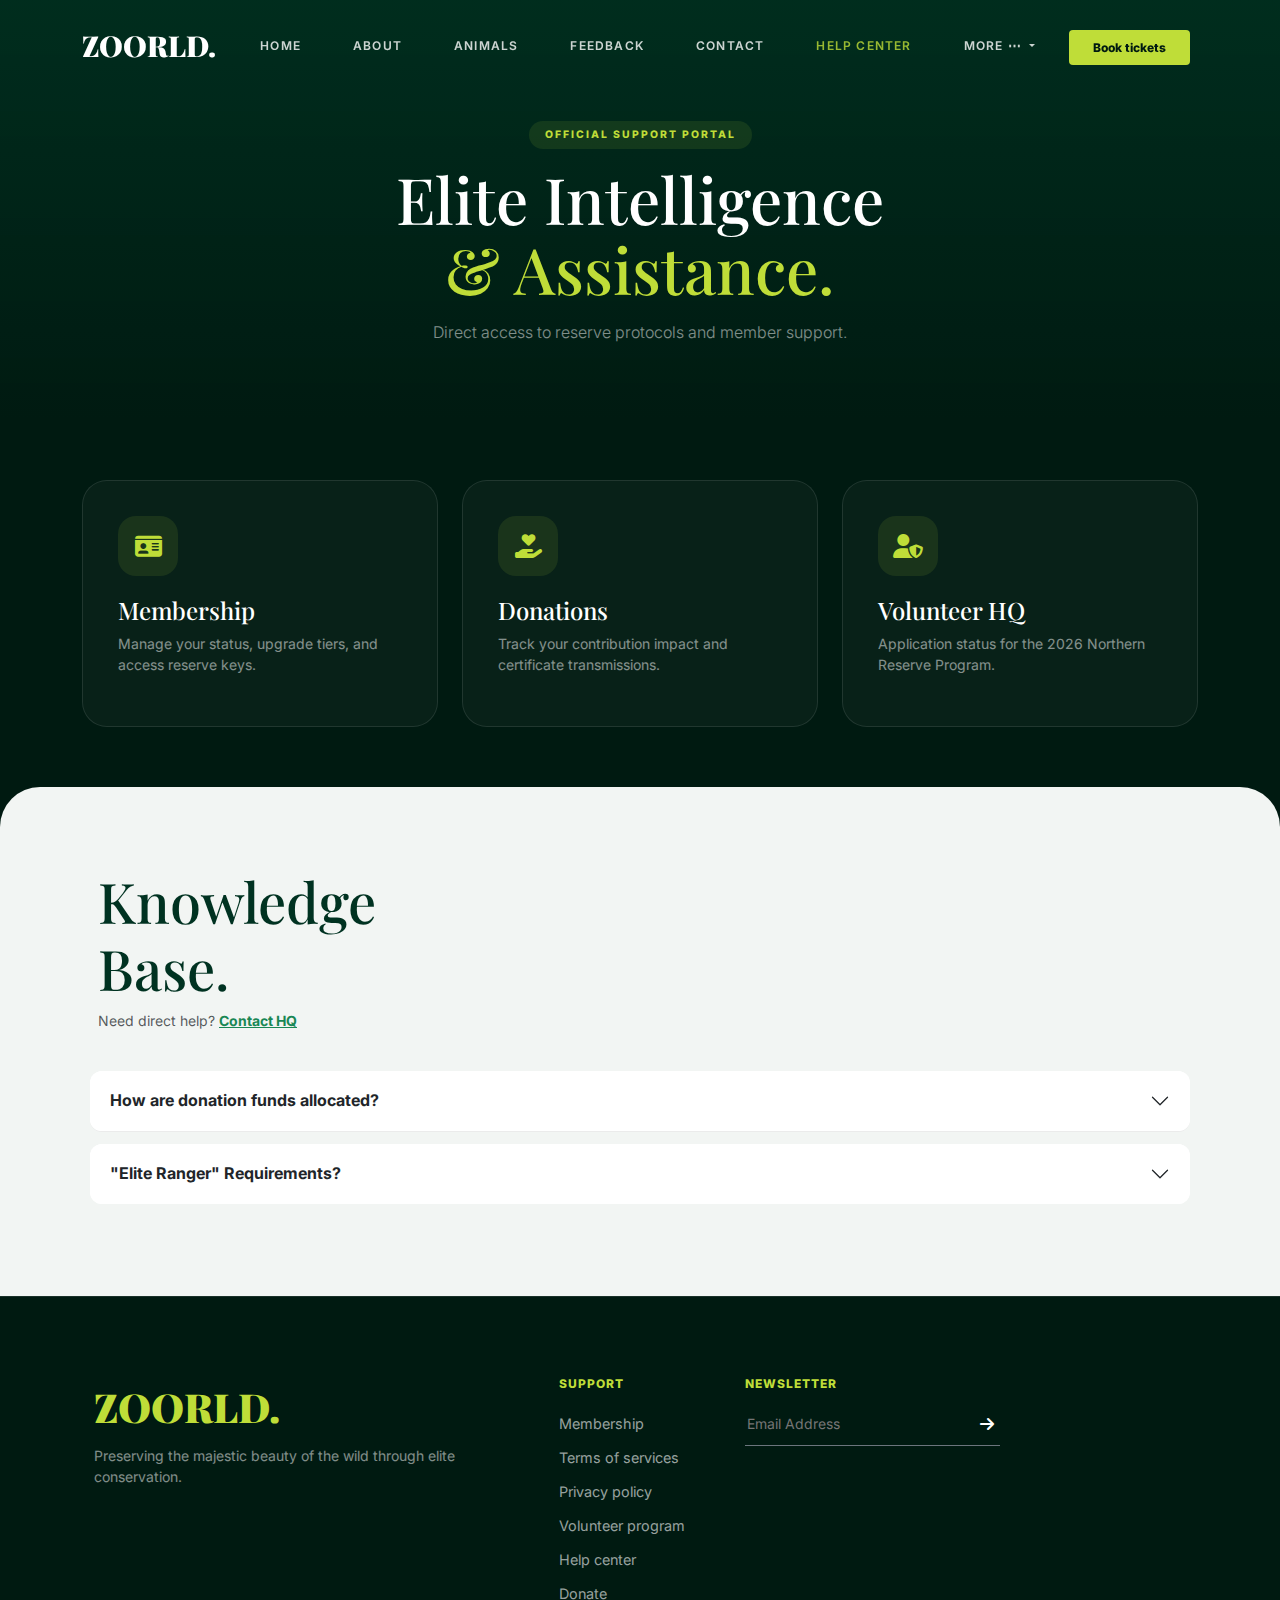
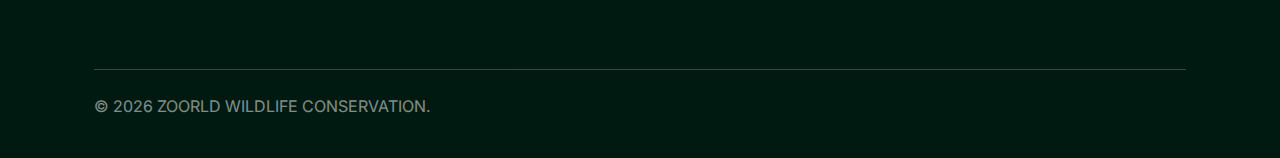
<file: help center.html>
<!DOCTYPE html>
<html lang="en">
<head>
    <meta charset="UTF-8">
    <meta name="viewport" content="width=device-width, initial-scale=1.0">
    <title>Elite Help Center | ZOORLD</title>
    
    <link href="https://cdn.jsdelivr.net/npm/bootstrap@5.3.2/dist/css/bootstrap.min.css" rel="stylesheet">
    <link href="https://fonts.googleapis.com/css2?family=Playfair+Display:wght@700;900&family=Inter:wght@300;400;600;800&display=swap" rel="stylesheet">
    <link rel="stylesheet" href="https://cdnjs.cloudflare.com/ajax/libs/font-awesome/6.4.2/css/all.min.css">
    
    <style>
        :root {
            --green-dark: #003221;
            --green-deep: #001a11;
            --green-bright: #bfdd38;
            --white: #ffffff;
            --light-bg: #f2f5f3;
            --border-soft: rgba(255, 255, 255, 0.1);
        }

        body { 
            font-family: 'Inter', sans-serif; 
            background: var(--green-deep);
            color: var(--white);
            overflow-x: hidden; 
            -webkit-font-smoothing: antialiased;
        }

        /* --- NAVBAR --- */
        .navbar { 
            padding: 1.2rem 5% !important; 
            background: transparent !important; 
            transition: all 0.4s cubic-bezier(0.4, 0, 0.2, 1);
            z-index: 1050;
        }
        .navbar.scrolled {
            background: var(--green-deep) !important;
            padding: 0.8rem 5% !important;
            box-shadow: 0 10px 30px rgba(0,0,0,0.3);
            border-bottom: 1px solid rgba(212, 240, 30, 0.2);
        }
        .navbar-brand { font-family: 'Playfair Display', serif; font-weight: 900; font-size: 1.8rem; color: var(--white) !important; }
        .nav-link { color: var(--white) !important; font-weight: 600; text-transform: uppercase; font-size: 0.75rem; letter-spacing: 1.2px; margin: 0 10px; opacity: 0.8; transition: 0.3s; }
        .nav-link:hover { color: var(--green-bright) !important; opacity: 1; }
        
        .btn-ticket { 
            background: var(--green-bright); 
            color: var(--green-deep) !important; 
            padding: 10px 24px !important; 
            border-radius: 4px; 
            font-weight: 800 !important; 
            font-size: 0.75rem; 
            text-decoration: none; 
            border: none; 
            transition: 0.3s; 
        }
        .btn-ticket:hover { background: var(--white); }

        /* --- DROPDOWN MENU --- */
        .dropdown-menu {
            background: var(--green-deep);
            border: 1px solid rgba(212, 240, 30, 0.2);
            border-radius: 10px;
            padding: 10px;
            box-shadow: 0 10px 30px rgba(0,0,0,0.3);
        }
        .dropdown-item {
            color: var(--white);
            font-weight: 600;
            text-transform: uppercase;
            font-size: 0.7rem;
            letter-spacing: 1px;
            padding: 10px 15px;
            border-radius: 5px;
            transition: 0.3s;
        }
        .dropdown-item:hover {
            background: var(--green-bright);
            color: var(--green-deep);
        }

        /* --- RESPONSIVE HERO --- */
        .help-hero {
            min-height: 45vh;
            padding: 120px 0 60px;
            display: flex; align-items: center; justify-content: center;
            background: linear-gradient(to bottom, rgba(0, 50, 33, 0.8), var(--green-deep)), 
                        url('https://images.unsplash.com/photo-1516422317953-268d61667418?auto=format&fit=crop&q=80') center/cover;
            text-align: center;
        }
        .hero-title { font-family: 'Playfair Display'; font-size: clamp(2.2rem, 8vw, 4rem); line-height: 1.1; }
        .hero-tag {
            display: inline-block;
            background: rgba(191, 221, 56, 0.1);
            color: var(--green-bright);
            padding: 6px 16px;
            border-radius: 50px;
            font-size: 0.65rem;
            font-weight: 800;
            text-transform: uppercase;
            letter-spacing: 2px;
            margin-bottom: 15px;
        }

        /* --- CATEGORY GRID --- */
        .category-section { padding: 60px 0; }
        .stat-card {
            background: rgba(255,255,255,0.03);
            border: 1px solid var(--border-soft);
            padding: 35px;
            border-radius: 25px;
            transition: all 0.4s ease;
            position: relative;
            height: 100%;
        }
        .stat-card:hover {
            background: var(--white);
            transform: translateY(-5px);
        }
        .stat-card:hover * { color: var(--green-deep) !important; }
        
        .icon-blob {
            width: 60px; height: 60px;
            background: rgba(191, 221, 56, 0.1);
            border-radius: 18px;
            display: flex; align-items: center; justify-content: center;
            font-size: 1.5rem; color: var(--green-bright);
            margin-bottom: 20px;
        }
        .stat-card:hover .icon-blob { background: var(--green-dark); color: var(--white); }

        /* --- FAQ SECTION --- */
        .faq-section { 
            background: var(--light-bg); 
            color: var(--green-dark); 
            padding: 80px 0; 
            border-radius: 40px 40px 0 0; 
        }
        .faq-title { font-family: 'Playfair Display'; font-size: clamp(2rem, 6vw, 3.5rem); }
        
        .accordion-item { 
            border: 1px solid rgba(0,0,0,0.08); 
            margin-bottom: 12px; 
            border-radius: 12px !important; 
            overflow: hidden; 
            background: var(--white);
        }
        .accordion-button { 
            padding: 20px; 
            font-weight: 700; 
            font-size: 1rem;
            box-shadow: none !important;
        }
        .accordion-button:not(.collapsed) { background: var(--green-bright); color: var(--green-deep); }

        /* --- FOOTER --- */
        .mega-footer { background: var(--green-deep); padding: 80px 0 40px; border-top: 1px solid var(--border-soft); }
        .footer-brand { font-family: 'Playfair Display'; font-size: 2.5rem; font-weight: 900; color: var(--green-bright); }
        .footer-heading { font-size: 0.75rem; font-weight: 800; text-transform: uppercase; color: var(--green-bright); margin-bottom: 20px; letter-spacing: 1px;}
        .footer-links { list-style: none; padding: 0; }
        .footer-links li { margin-bottom: 10px; }
        .footer-links a { color: rgba(255,255,255,0.6); text-decoration: none; font-size: 0.9rem; transition: 0.3s; }
        .footer-links a:hover { color: var(--white); padding-left: 5px; }

        /* --- MOBILE TWEAKS --- */
        @media (max-width: 991px) {
            .navbar-collapse {
                background: var(--green-deep);
                margin-top: 15px;
                border-radius: 15px;
                padding: 20px;
                border: 1px solid var(--green-bright);
            }
        }

        @media (max-width: 768px) {
            .navbar { padding: 0.8rem 1rem !important; }
            .help-hero { padding-top: 100px; }
            .faq-section { border-radius: 30px 30px 0 0; padding: 60px 0; }
            .footer-top > div { margin-bottom: 40px; }
        }
    </style>
</head>
<body>

    <nav class="navbar navbar-expand-lg fixed-top">
        <div class="container">
            <a class="navbar-brand" href="#">ZOORLD.</a>
            <button class="navbar-toggler border-0 text-white" type="button" data-bs-toggle="collapse" data-bs-target="#navbarNav">
                <i class="fas fa-bars"></i>
            </button>
            <div class="collapse navbar-collapse" id="navbarNav">
                <ul class="navbar-nav ms-auto align-items-center pt-3 pt-lg-0">
                    <li class="nav-item"><a class="nav-link px-3 text-white" href="index.html">Home</a></li>
                    <li class="nav-item"><a class="nav-link px-3 text-white" href="about.html">About</a></li>
                    <li class="nav-item"><a class="nav-link px-3 text-white" href="E-PROJECT (Meet Our Animals)/Meet Our Animals.html">Animals</a></li>
                    <li class="nav-item"><a class="nav-link px-3 text-white" href="feedback.html">Feedback</a></li>
                    <li class="nav-item"><a class="nav-link px-3 text-white" href="contact.html">Contact</a></li>
                    <li class="nav-item"><a class="nav-link px-3 text-white" href="help center.html" style="color: var(--green-bright) !important;">Help Center</a></li>
                    <li class="nav-item dropdown">
                        <a class="nav-link px-3 dropdown-toggle" href="#" id="moreDropdown" role="button" data-bs-toggle="dropdown" aria-expanded="false">
                            More <span style="font-size: 0.8rem;">⋯</span>
                        </a>
                        <ul class="dropdown-menu dropdown-menu-end" aria-labelledby="moreDropdown">
                            <li><a class="dropdown-item" href="volunteer program.html">Volunteer</a></li>
                            <li><a class="dropdown-item" href="Membership info.html">Membership</a></li>
                            <li><a class="dropdown-item" href="privacy policy.html">Privacy Policy</a></li>
                            <li><a class="dropdown-item" href="terms of services.html">Terms of Service</a></li>
                            <li><a class="dropdown-item" href="Book tickets.html">Book Tickets</a></li>
                        </ul>
                    </li>
                    <li class="nav-item mt-2 mt-lg-0 ms-lg-7 p-2"><a class="btn-ticket" href="#">Book tickets</a></li>
                </ul>
            </div>
        </div>
    </nav>

    <header class="help-hero">
        <div class="container px-4">
            <span class="hero-tag">Official Support Portal</span>
            <h1 class="hero-title fw-900">Elite Intelligence <br><span style="color: var(--green-bright);">& Assistance.</span></h1>
            <p class="mt-3 opacity-50 lead fs-6">Direct access to reserve protocols and member support.</p>
        </div>
    </header>

    <section class="category-section">
        <div class="container">
            <div class="row g-4">
                <div class="col-12 col-md-4">
                    <div class="stat-card">
                        <div class="icon-blob"><i class="fas fa-id-card"></i></div>
                        <h4 style="font-family: 'Playfair Display';">Membership</h4>
                        <p class="opacity-50 small">Manage your status, upgrade tiers, and access reserve keys.</p>
                        <a href="#" class="stretched-link"></a>
                    </div>
                </div>
                <div class="col-12 col-md-4">
                    <div class="stat-card">
                        <div class="icon-blob"><i class="fas fa-hand-holding-heart"></i></div>
                        <h4 style="font-family: 'Playfair Display';">Donations</h4>
                        <p class="opacity-50 small">Track your contribution impact and certificate transmissions.</p>
                        <a href="#" class="stretched-link"></a>
                    </div>
                </div>
                <div class="col-12 col-md-4">
                    <div class="stat-card">
                        <div class="icon-blob"><i class="fas fa-user-shield"></i></div>
                        <h4 style="font-family: 'Playfair Display';">Volunteer HQ</h4>
                        <p class="opacity-50 small">Application status for the 2026 Northern Reserve Program.</p>
                        <a href="#" class="stretched-link"></a>
                    </div>
                </div>
            </div>
        </div>
    </section>

    <section class="faq-section">
        <div class="container">
            <div class="row mb-4 px-3">
                <div class="col-12">
                    <h2 class="faq-title fw-900">Knowledge <br>Base.</h2>
                    <p class="text-muted small mt-2">Need direct help? <a href="#" class="text-success fw-bold">Contact HQ</a></p>
                </div>
            </div>
            
            <div class="row px-2">
                <div class="col-12">
                    <div class="accordion accordion-flush" id="enhancedFaq">
                        <div class="accordion-item">
                            <h2 class="accordion-header">
                                <button class="accordion-button collapsed" type="button" data-bs-toggle="collapse" data-bs-target="#f1">
                                    How are donation funds allocated?
                                </button>
                            </h2>
                            <div id="f1" class="accordion-collapse collapse" data-bs-parent="#enhancedFaq">
                                <div class="accordion-body">
                                    85% goes to anti-poaching and habitat restoration. 15% supports education and reserve maintenance.
                                </div>
                            </div>
                        </div>
                        <div class="accordion-item">
                            <h2 class="accordion-header">
                                <button class="accordion-button collapsed" type="button" data-bs-toggle="collapse" data-bs-target="#f2">
                                    "Elite Ranger" Requirements?
                                </button>
                            </h2>
                            <div id="f2" class="accordion-collapse collapse" data-bs-parent="#enhancedFaq">
                                <div class="accordion-body">
                                    Requires completion of three guided expeditions and contribution to the habitat fund.
                                </div>
                            </div>
                        </div>
                    </div>
                </div>
            </div>
        </div>
    </section>

    <footer class="mega-footer">
        <div class="container px-4">
            <div class="row footer-top">
                <div class="col-12 col-lg-5">
                    <div class="footer-brand">ZOORLD.</div>
                    <p class="opacity-50 mt-2 small">Preserving the majestic beauty of the wild through elite conservation.</p>
                </div>
                <div class="col-6 col-md-3 col-lg-2">
                    <h5 class="footer-heading">Support</h5>
                    <ul class="footer-links">
                        <li><a href="#">Membership</a></li>
                        <li><a href="#">Terms of services</a></li>
                        <li><a href="#">Privacy policy</a></li>
                        <li><a href="#">Volunteer program</a></li>
                        <li><a href="#">Help center</a></li>
                        <li><a href="#">Donate </a></li>
                    </ul>
                </div>
                <div class="col-12 col-md-6 col-lg-3 mt-4 mt-lg-0">
                    <h5 class="footer-heading">Newsletter</h5>
                    <div class="d-flex border-bottom border-secondary pb-2">
                        <input type="email" class="bg-transparent border-0 text-white w-100 shadow-none small" placeholder="Email Address">
                        <button class="bg-transparent border-0 text-white"><i class="fas fa-arrow-right"></i></button>
                    </div>
                </div>
            </div>
            <div class="pt-4 mt-5 border-top border-secondary opacity-50 x-small">
                © 2026 ZOORLD WILDLIFE CONSERVATION.
            </div>
        </div>
    </footer>

    <script src="https://code.jquery.com/jquery-3.7.1.min.js"></script>
    <script src="https://cdn.jsdelivr.net/npm/bootstrap@5.3.2/dist/js/bootstrap.bundle.min.js"></script>
    <script>
        $(document).ready(function() {
            $(window).scroll(function() {
                if ($(this).scrollTop() > 50) {
                    $('.navbar').addClass('scrolled');
                } else {
                    $('.navbar').removeClass('scrolled');
                }
            });
        });
    </script>
</body>
</html>
</file>
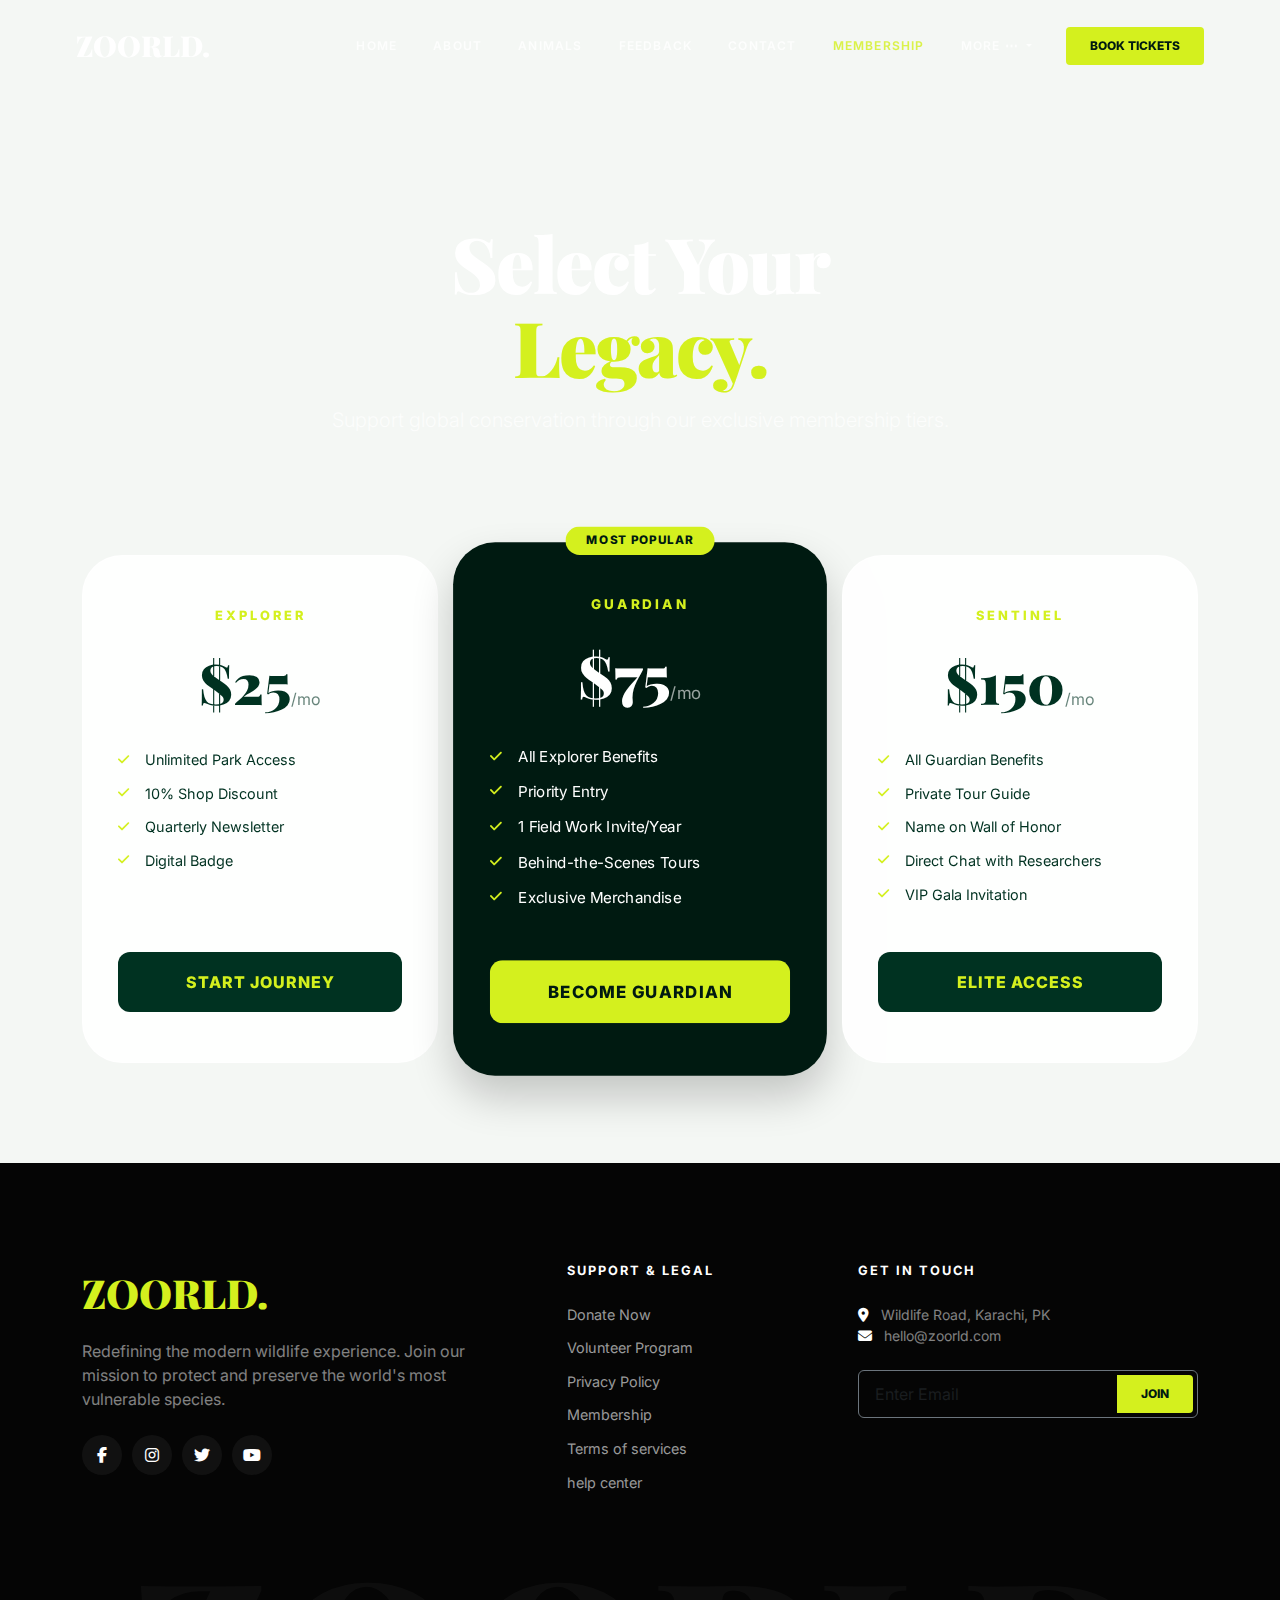
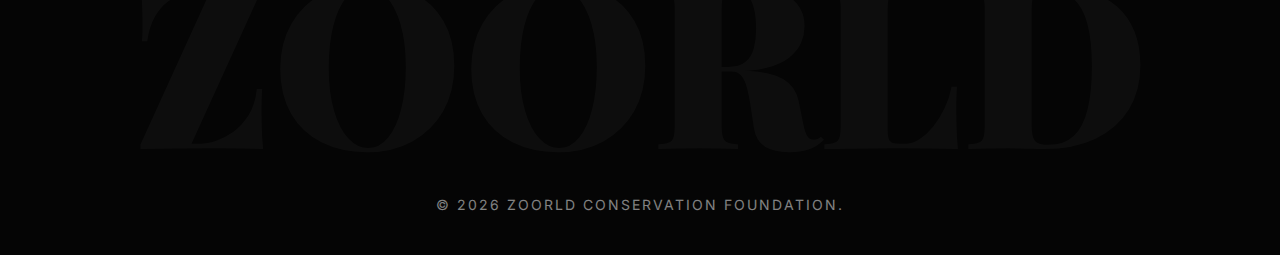
<file: Membership info.html>
<!DOCTYPE html>
<html lang="en">
<head>
    <meta charset="UTF-8">
    <meta name="viewport" content="width=device-width, initial-scale=1.0">
    <title>Membership | ZOORLD - Join the Inner Circle</title>
    
    <link href="https://cdn.jsdelivr.net/npm/bootstrap@5.3.2/dist/css/bootstrap.min.css" rel="stylesheet">
    <link href="https://fonts.googleapis.com/css2?family=Playfair+Display:ital,wght@0,700;0,900;1,700&family=Inter:wght@300;400;600;700;800&display=swap" rel="stylesheet">
    <link rel="stylesheet" href="https://cdnjs.cloudflare.com/ajax/libs/font-awesome/6.4.2/css/all.min.css">
    
    <style>
        :root {
            --green-dark: #003221;
            --green-deep: #001a11;
            --green-bright: #d4f01e;
            --white: #ffffff;
            --glass: rgba(255, 255, 255, 0.9);
        }

        body {
            font-family: 'Inter', sans-serif;
            background: fixed url('https://www.transparenttextures.com/patterns/dark-matter.png'), #f4f7f4;
            color: var(--green-dark);
            overflow-x: hidden;
        }

        /* --- NAVBAR --- */
        .navbar {
            padding: 1.2rem 5% !important;
            background: transparent !important;
            transition: all 0.4s cubic-bezier(0.4, 0, 0.2, 1);
            z-index: 1050;
        }
        .navbar.scrolled {
            background: var(--green-deep) !important;
            padding: 0.8rem 5% !important;
            box-shadow: 0 10px 30px rgba(0,0,0,0.3);
            border-bottom: 1px solid rgba(212, 240, 30, 0.2);
        }
        .navbar-brand { font-family: 'Playfair Display', serif; font-weight: 900; font-size: 1.8rem; color: var(--white) !important; }
        .nav-link { color: var(--white) !important; font-weight: 600; text-transform: uppercase; font-size: 0.75rem; letter-spacing: 1.2px; margin: 0 10px; opacity: 0.8; transition: 0.3s; }
        .nav-link:hover { color: var(--green-bright) !important; opacity: 1; }
        
        .btn-ticket { 
            background: var(--green-bright); 
            color: var(--green-deep) !important; 
            padding: 10px 24px !important; 
            border-radius: 4px; 
            font-weight: 800 !important; 
            font-size: 0.75rem; 
            text-decoration: none; 
            border: none; 
            transition: 0.3s; 
        }

        /* --- DROPDOWN MENU --- */
        .dropdown-menu {
            background: var(--green-deep);
            border: 1px solid rgba(212, 240, 30, 0.2);
            border-radius: 10px;
            padding: 10px;
            box-shadow: 0 10px 30px rgba(0,0,0,0.3);
        }
        .dropdown-item {
            color: var(--white);
            font-weight: 600;
            text-transform: uppercase;
            font-size: 0.7rem;
            letter-spacing: 1px;
            padding: 10px 15px;
            border-radius: 5px;
            transition: 0.3s;
        }
        .dropdown-item:hover {
            background: var(--green-bright);
            color: var(--green-deep);
        }

        /* --- HEADER --- */
        .v-header-bg {
            background: url('https://images.unsplash.com/photo-1549366021-9f761d450615?q=80&w=2560') center/cover no-repeat fixed;
            padding: 220px 0 180px;
            clip-path: polygon(0 0, 100% 0, 100% 90%, 0% 100%);
        }

        .hero-title {
            font-family: 'Playfair Display', serif;
            font-size: clamp(2.5rem, 6vw, 5.5rem);
            font-weight: 900;
            color: white;
            letter-spacing: -2px;
            line-height: 1.1;
        }

        /* --- MEMBERSHIP CARDS --- */
        .member-container { margin-top: -100px; padding-bottom: 100px; position: relative; z-index: 10; }
        
        .pricing-card {
            background: var(--glass);
            backdrop-filter: blur(20px);
            border-radius: 40px;
            padding: 50px 35px;
            transition: all 0.4s ease;
            border: 1px solid rgba(255,255,255,0.5);
            height: 100%;
            display: flex;
            flex-direction: column;
            text-align: center;
            position: relative;
        }

        .pricing-card:hover {
            transform: translateY(-15px);
            box-shadow: 0 40px 80px rgba(0,26,17,0.12);
            background: white;
        }

        .pricing-card.featured {
            background: var(--green-deep);
            color: white;
            border: none;
            transform: scale(1.05);
            box-shadow: 0 20px 40px rgba(0,0,0,0.2);
        }
        
        .popular-badge {
            position: absolute;
            top: -15px;
            left: 50%;
            transform: translateX(-50%);
            background: var(--green-bright);
            color: var(--green-deep);
            padding: 5px 20px;
            border-radius: 20px;
            font-size: 0.7rem;
            font-weight: 800;
            text-transform: uppercase;
            letter-spacing: 1px;
        }

        .tier-name { font-weight: 800; text-transform: uppercase; letter-spacing: 3px; font-size: 0.8rem; margin-bottom: 15px; color: var(--green-bright); }
        .price { font-family: 'Playfair Display', serif; font-size: 3.5rem; font-weight: 900; margin-bottom: 25px; }
        .price span { font-size: 1rem; font-family: 'Inter'; font-weight: 400; opacity: 0.6; }

        .benefit-list { list-style: none; padding: 0; margin-bottom: 35px; text-align: left; }
        .benefit-list li { margin-bottom: 12px; font-size: 0.9rem; display: flex; align-items: center; }
        .benefit-list li i { color: var(--green-bright); margin-right: 12px; font-size: 0.8rem; width: 15px; }

        .btn-member {
            background: var(--green-dark);
            color: var(--green-bright);
            padding: 16px;
            border-radius: 12px;
            font-weight: 800;
            text-decoration: none;
            text-transform: uppercase;
            letter-spacing: 1px;
            transition: 0.3s;
            margin-top: auto;
            border: 2px solid transparent;
        }

        .featured .btn-member {
            background: var(--green-bright);
            color: var(--green-deep);
        }

        .btn-member:hover { 
            background: transparent;
            border-color: var(--green-bright);
            color: var(--green-bright);
            transform: scale(1.02);
        }

        /* --- FOOTER --- */
        .mega-footer { background: #050505; color: #fff; padding: 100px 0 40px; position: relative; overflow: hidden; }
        .footer-brand { font-family: 'Playfair Display', serif; font-size: 2.5rem; font-weight: 900; color: var(--green-bright); }
        .footer-heading { font-size: 0.8rem; text-transform: uppercase; letter-spacing: 2px; font-weight: 700; margin-bottom: 25px; color: var(--white); }
        .footer-link-item { display: block; color: rgba(255,255,255,0.6); text-decoration: none; margin-bottom: 12px; transition: 0.3s; font-size: 0.9rem; }
        .footer-link-item:hover { color: var(--green-bright); padding-left: 5px; }
        .social-circle { width: 40px; height: 40px; background: rgba(255,255,255,0.05); display: inline-flex; align-items: center; justify-content: center; border-radius: 50%; color: white; margin-right: 10px; transition: 0.3s; text-decoration: none; }
        .social-circle:hover { background: var(--green-bright); color: var(--green-deep); }
        .big-logo-bg { font-family: 'Playfair Display', serif; font-size: clamp(4rem, 18vw, 15rem); font-weight: 900; text-align: center; opacity: 0.03; line-height: 1; color: white; margin-top: 30px; pointer-events: none; }

        @media (max-width: 992px) {
            .member-container { margin-top: -50px; }
            .pricing-card { margin-bottom: 30px; padding: 40px 25px; }
            .pricing-card.featured { transform: scale(1); }
            .navbar-collapse {
                background: var(--green-deep);
                margin-top: 15px;
                border-radius: 15px;
                padding: 20px;
                border: 1px solid var(--green-bright);
            }
        }
    </style>
</head>
<body>

    <nav class="navbar navbar-expand-lg fixed-top">
        <div class="container-fluid">
            <a class="navbar-brand" href="#">ZOORLD.</a>
            <button class="navbar-toggler border-0 shadow-none" type="button" data-bs-toggle="collapse" data-bs-target="#navbarNav">
                <span class="navbar-toggler-icon" style="filter: invert(1);"></span>
            </button>
            <div class="collapse navbar-collapse" id="navbarNav">
                <ul class="navbar-nav ms-auto align-items-center">
                    <li class="nav-item"><a class="nav-link" href="index.html">Home</a></li>
                    <li class="nav-item"><a class="nav-link" href="about.html">About</a></li>
                    <li class="nav-item"><a class="nav-link" href="E-PROJECT (Meet Our Animals)/Meet Our Animals.html">Animals</a></li>
                    <li class="nav-item"><a class="nav-link" href="feedback.html">Feedback</a></li>
                    <li class="nav-item"><a class="nav-link" href="contact.html">Contact</a></li>
                    <li class="nav-item"><a class="nav-link" href="Membership info.html" style="color: var(--green-bright) !important;">Membership</a></li>
                    <li class="nav-item dropdown">
                        <a class="nav-link dropdown-toggle" href="#" id="moreDropdown" role="button" data-bs-toggle="dropdown" aria-expanded="false">
                            More <span style="font-size: 0.8rem;">⋯</span>
                        </a>
                        <ul class="dropdown-menu dropdown-menu-end" aria-labelledby="moreDropdown">
                            <li><a class="dropdown-item" href="volunteer program.html">Volunteer</a></li>
                            <li><a class="dropdown-item" href="help center.html">Help Center</a></li>
                            <li><a class="dropdown-item" href="privacy policy.html">Privacy Policy</a></li>
                            <li><a class="dropdown-item" href="terms of services.html">Terms of Service</a></li>
                            <li><a class="dropdown-item" href="Book tickets.html">Book Tickets</a></li>
                        </ul>
                    </li>
                    <li class="nav-item ms-lg-3 w-100"><a class="btn-ticket d-block text-center" href="#">BOOK TICKETS</a></li>
                </ul>
            </div>
        </div>
    </nav>

    <header class="v-header-bg text-center">
        <div class="container">
            <h1 class="hero-title">Select Your <br><span style="color: var(--green-bright);">Legacy.</span></h1>
            <p class="text-white opacity-75 mt-3 lead">Support global conservation through our exclusive membership tiers.</p>
        </div>
    </header>

    <section class="member-container">
        <div class="container">
            <div class="row g-4 justify-content-center">
                
                <div class="col-lg-4 col-md-6">
                    <div class="pricing-card">
                        <div class="tier-name">Explorer</div>
                        <div class="price">$25<span>/mo</span></div>
                        <ul class="benefit-list">
                            <li><i class="fas fa-check"></i> Unlimited Park Access</li>
                            <li><i class="fas fa-check"></i> 10% Shop Discount</li>
                            <li><i class="fas fa-check"></i> Quarterly Newsletter</li>
                            <li><i class="fas fa-check"></i> Digital Badge</li>
                        </ul>
                        <a href="#" class="btn-member">Start Journey</a>
                    </div>
                </div>

                <div class="col-lg-4 col-md-6">
                    <div class="pricing-card featured">
                        <div class="popular-badge">Most Popular</div>
                        <div class="tier-name">Guardian</div>
                        <div class="price">$75<span>/mo</span></div>
                        <ul class="benefit-list">
                            <li><i class="fas fa-check"></i> All Explorer Benefits</li>
                            <li><i class="fas fa-check"></i> Priority Entry</li>
                            <li><i class="fas fa-check"></i> 1 Field Work Invite/Year</li>
                            <li><i class="fas fa-check"></i> Behind-the-Scenes Tours</li>
                            <li><i class="fas fa-check"></i> Exclusive Merchandise</li>
                        </ul>
                        <a href="#" class="btn-member">Become Guardian</a>
                    </div>
                </div>

                <div class="col-lg-4 col-md-6">
                    <div class="pricing-card">
                        <div class="tier-name">Sentinel</div>
                        <div class="price">$150<span>/mo</span></div>
                        <ul class="benefit-list">
                            <li><i class="fas fa-check"></i> All Guardian Benefits</li>
                            <li><i class="fas fa-check"></i> Private Tour Guide</li>
                            <li><i class="fas fa-check"></i> Name on Wall of Honor</li>
                            <li><i class="fas fa-check"></i> Direct Chat with Researchers</li>
                            <li><i class="fas fa-check"></i> VIP Gala Invitation</li>
                        </ul>
                        <a href="#" class="btn-member">Elite Access</a>
                    </div>
                </div>

            </div>
        </div>
    </section>

    <footer class="mega-footer">
        <div class="container">
            <div class="row g-5">
                <div class="col-lg-5 col-md-12 text-center text-lg-start">
                    <div class="footer-brand mb-3">ZOORLD.</div>
                    <p class="text-white-50 pe-lg-5 mb-4">
                        Redefining the modern wildlife experience. Join our mission to protect and preserve 
                        the world's most vulnerable species.
                    </p>
                    <div class="d-flex justify-content-center justify-content-lg-start">
                        <a href="#" class="social-circle"><i class="fab fa-facebook-f"></i></a>
                        <a href="#" class="social-circle"><i class="fab fa-instagram"></i></a>
                        <a href="#" class="social-circle"><i class="fab fa-twitter"></i></a>
                        <a href="#" class="social-circle"><i class="fab fa-youtube"></i></a>
                    </div>
                </div>

                <div class="col-lg-3 col-md-6 text-center text-md-start">
                    <h5 class="footer-heading">Support & Legal</h5>
                    <ul class="list-unstyled">
                        <li><a href="#" class="footer-link-item">Donate Now</a></li>
                        <li><a href="#" class="footer-link-item">Volunteer Program</a></li>
                        <li><a href="#" class="footer-link-item">Privacy Policy</a></li>
                        <li><a href="#" class="footer-link-item">Membership</a></li>
                        <li><a href="#" class="footer-link-item">Terms of services</a></li>
                         <li><a href="#" class="footer-link-item">help center</a></li>
                    </ul>
                </div>

                <div class="col-lg-4 col-md-6 text-center text-md-start">
                    <h5 class="footer-heading">Get in Touch</h5>
                    <p class="text-white-50 small mb-3">
                        <i class="fas fa-map-marker-alt me-2 text-white"></i> Wildlife Road, Karachi, PK<br>
                        <i class="fas fa-envelope me-2 text-white"></i> hello@zoorld.com
                    </p>
                    <div class="newsletter-box mt-4">
                        <div class="input-group mb-2 border border-secondary p-1 rounded">
                            <input type="email" class="form-control bg-transparent border-0 text-white shadow-none" placeholder="Enter Email">
                            <button class="btn btn-ticket py-2 px-3">JOIN</button>
                        </div>
                    </div>
                </div>
            </div>

            <div class="big-logo-bg">ZOORLD</div>
            <div class="mt-4 text-center">
                <p class="text-white-50 small mb-0" style="letter-spacing: 2px;">
                    © 2026 ZOORLD CONSERVATION FOUNDATION.
                </p>
            </div>
        </div>
    </footer>

    <script src="https://code.jquery.com/jquery-3.7.1.min.js"></script>
    <script src="https://cdn.jsdelivr.net/npm/bootstrap@5.3.2/dist/js/bootstrap.bundle.min.js"></script>
    <script>
        $(document).ready(function() {
            $(window).scroll(function() {
                if ($(this).scrollTop() > 80) {
                    $('.navbar').addClass('scrolled');
                } else {
                    $('.navbar').removeClass('scrolled');
                }
            });
        });
    </script>
</body>
</html>
</file>
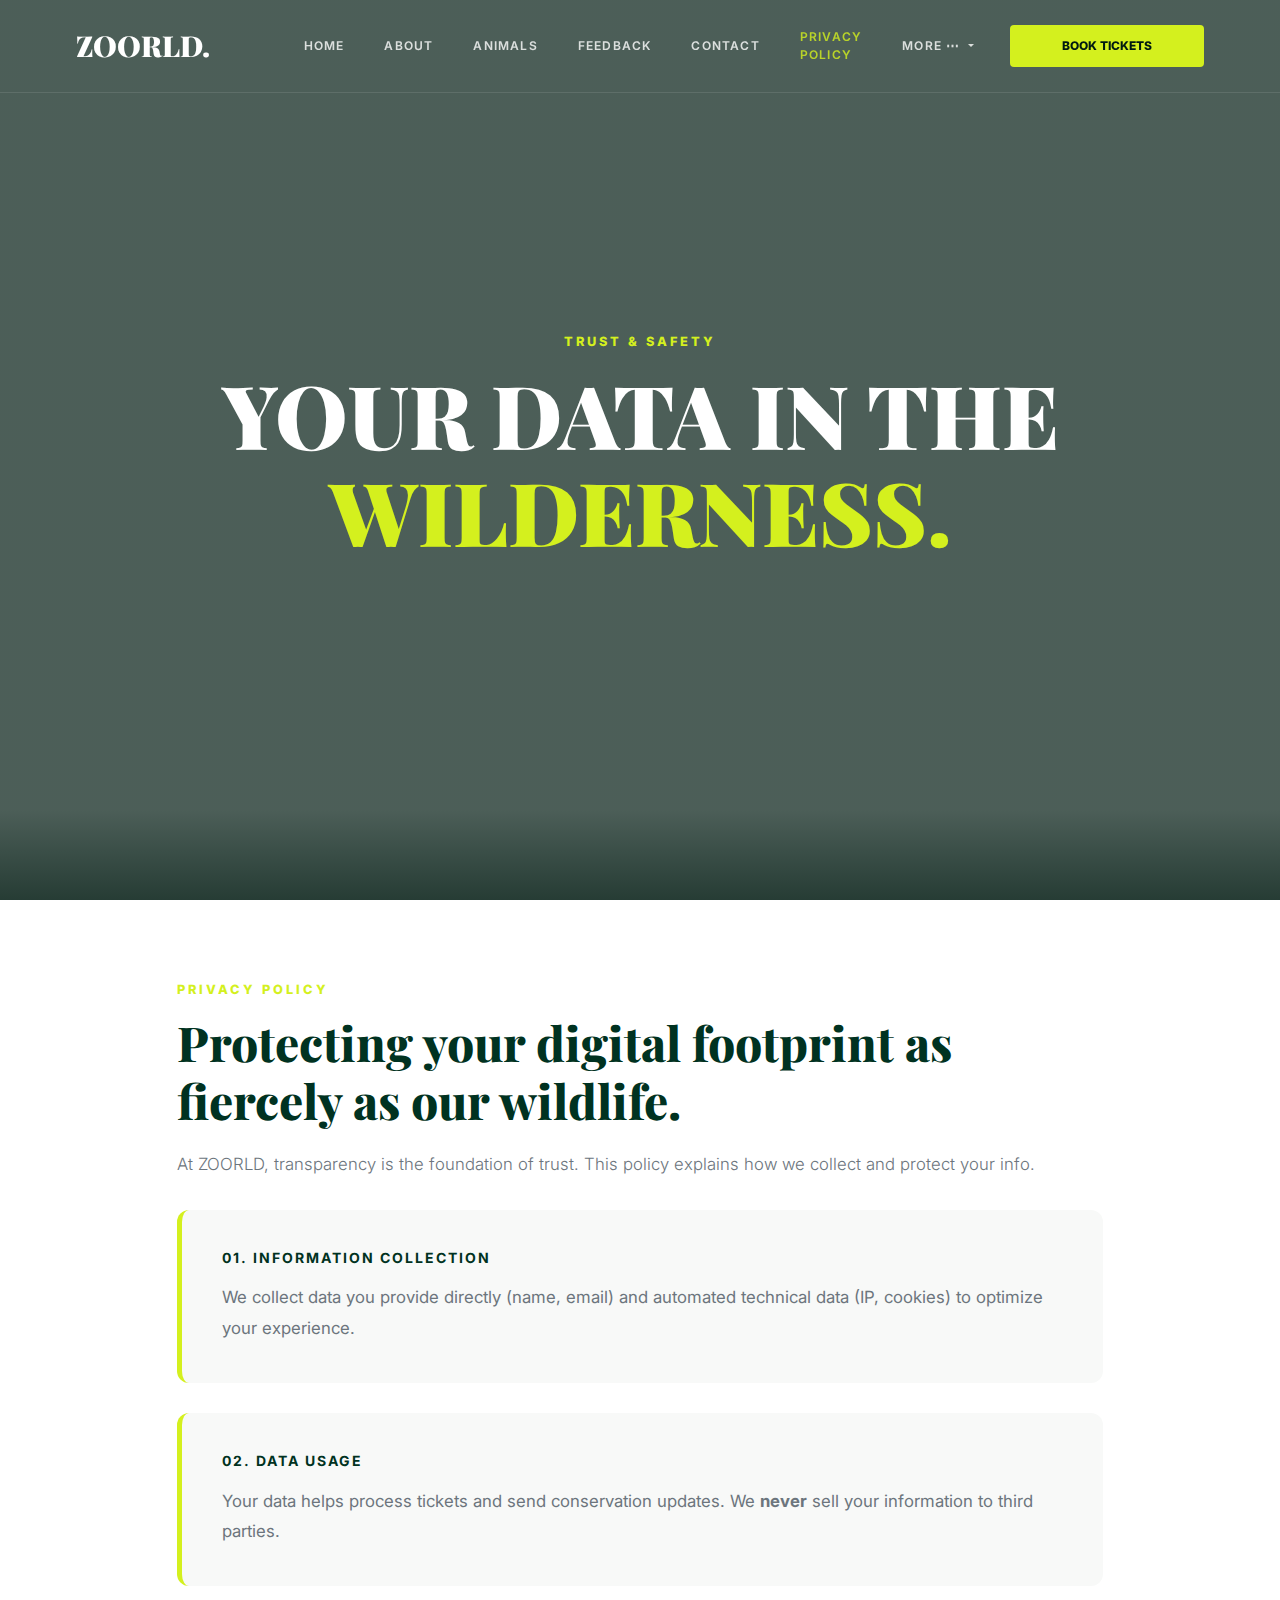
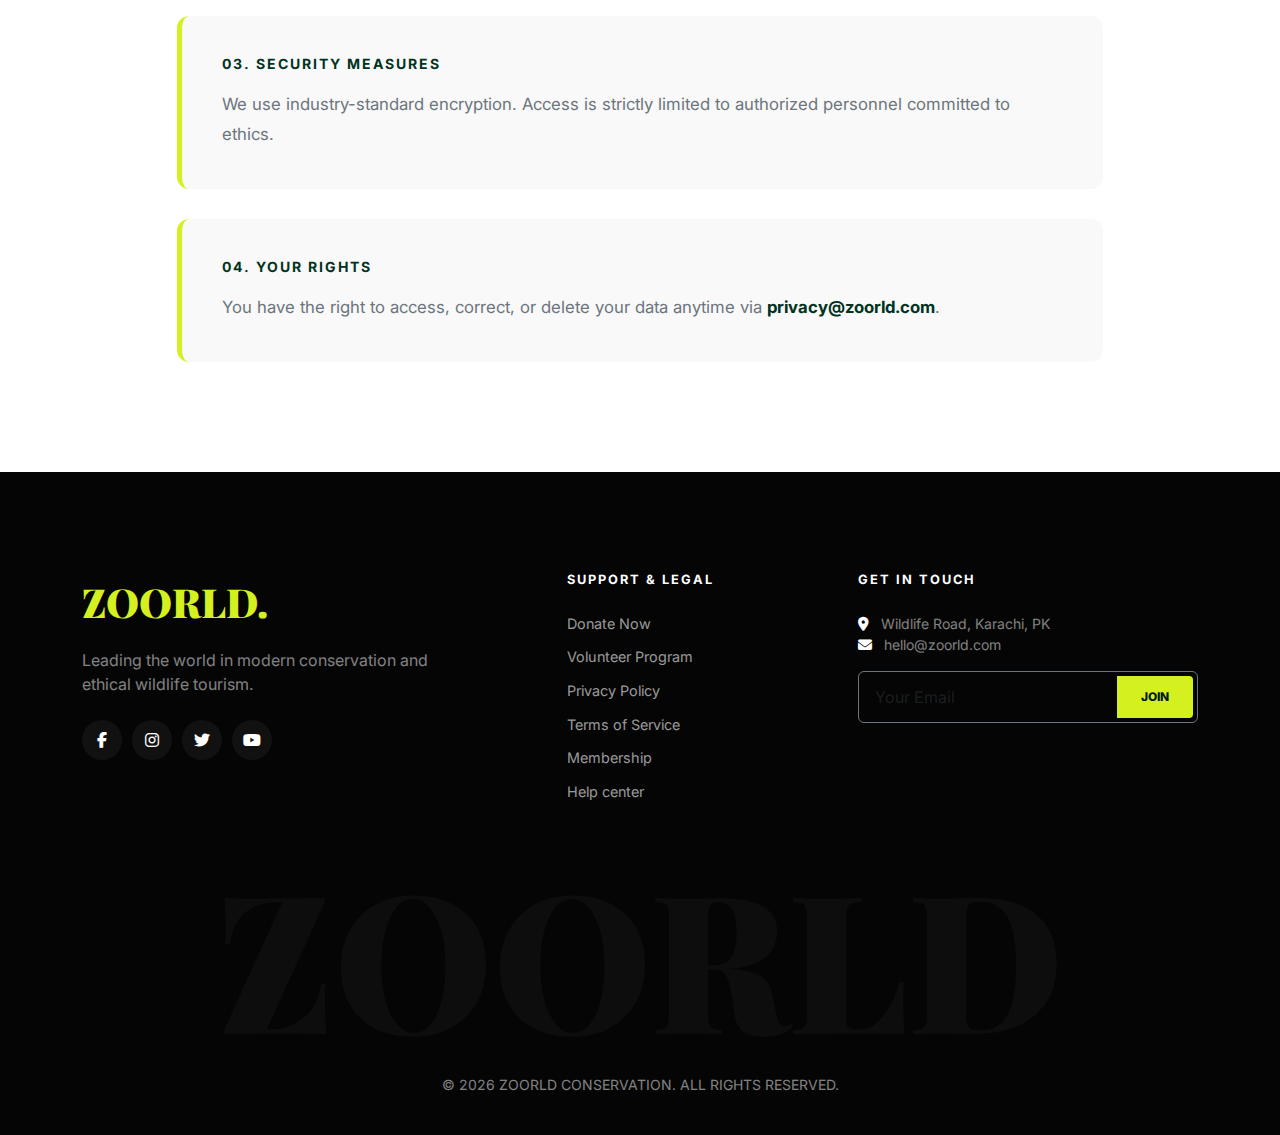
<file: privacy policy.html>
<!DOCTYPE html>
<html lang="en">
<head>
    <meta charset="UTF-8">
    <meta name="viewport" content="width=device-width, initial-scale=1.0">
    <title>Privacy Policy | ZOORLD - The Modern Wildlife Experience</title>
    
    <link href="https://cdn.jsdelivr.net/npm/bootstrap@5.3.2/dist/css/bootstrap.min.css" rel="stylesheet">
    <link href="https://fonts.googleapis.com/css2?family=Playfair+Display:ital,wght@0,700;0,900;1,700&family=Inter:wght@300;400;600;700;800&display=swap" rel="stylesheet">
    <link rel="stylesheet" href="https://cdnjs.cloudflare.com/ajax/libs/font-awesome/6.4.2/css/all.min.css">
    
    <style>
        :root {
            --green-dark: #003221;
            --green-deep: #001a11;
            --green-bright: #d4f01e;
            --white: #ffffff;
            --soft-gray: #f8f9f8;
            --text-muted: #6c757d;
        }

        body {
            font-family: 'Inter', sans-serif;
            background-color: var(--white);
            color: var(--green-dark);
            overflow-x: hidden;
            scroll-behavior: smooth;
        }

        /* --- NAVBAR --- */
        .navbar {
            padding: 1.2rem 5% !important;
            background: transparent !important;
            transition: all 0.4s ease;
            z-index: 1050;
            border-bottom: 1px solid rgba(255, 255, 255, 0.1); 
        }
        
        .navbar.scrolled {
            background: var(--green-deep) !important;
            padding: 0.8rem 5% !important;
            box-shadow: 0 10px 30px rgba(0,0,0,0.3);
            border-bottom: 1px solid rgba(212, 240, 30, 0.15); 
        }

        .navbar-brand {
            font-family: 'Playfair Display', serif;
            font-weight: 900;
            font-size: 1.8rem;
            color: var(--white) !important;
        }

        .nav-link {
            color: var(--white) !important;
            font-weight: 600;
            text-transform: uppercase;
            font-size: 0.75rem;
            letter-spacing: 1.2px;
            margin: 0 12px;
            opacity: 0.8;
            transition: 0.3s;
        }

        .nav-link:hover { color: var(--green-bright) !important; opacity: 1; }

        /* Dropdown Menu */
        .dropdown-menu {
            background: var(--green-deep) !important;
            border: 1px solid rgba(212, 240, 30, 0.2);
            border-radius: 10px;
            padding: 10px;
            box-shadow: 0 10px 30px rgba(0,0,0,0.3);
        }
        .dropdown-item {
            color: var(--white);
            font-weight: 600;
            text-transform: uppercase;
            font-size: 0.7rem;
            letter-spacing: 1px;
            padding: 10px 15px;
            border-radius: 5px;
            transition: 0.3s;
        }
        .dropdown-item:hover {
            background: var(--green-bright);
            color: var(--green-deep);
        }

        /* Mobile Menu Fix */
        @media (max-width: 991px) {
            .navbar-collapse {
                background: var(--green-deep);
                margin-top: 15px;
                border-radius: 20px;
                padding: 25px;
                border: 1px solid rgba(212, 240, 30, 0.2);
            }
            .nav-item { border-bottom: 1px solid rgba(255,255,255,0.05); padding: 5px 0; }
        }

        .btn-ticket {
            background: var(--green-bright);
            color: var(--green-deep) !important;
            padding: 12px 24px !important;
            border-radius: 4px;
            font-weight: 800 !important;
            font-size: 0.75rem;
            text-decoration: none;
            transition: 0.3s;
            display: inline-block;
            border: none;
        }

        /* --- HERO SECTION --- */
        .privacy-hero {
            height: 100vh;
            background: linear-gradient(360deg, rgba(0,26,17,0.85) 0%, rgba(0,26,17,0.7) 10%), 
                        url('https://images.unsplash.com/photo-1441974231531-c6227db76b6e?q=80&w=2000') center/cover no-repeat;
            display: flex;
            align-items: center;
            justify-content: center;
            text-align: center;
            color: white;
            padding: 0 20px;
        }
        .privacy-hero h1 { font-family: 'Playfair Display', serif; font-size: clamp(2.5rem, 8vw, 5.5rem); font-weight: 900; line-height: 1.1; }
        .privacy-hero h1 span { color: var(--green-bright); }

        /* --- CONTENT SECTION --- */
        .section-padding { padding: 80px 0; }
        .section-tag {
            color: var(--green-bright);
            font-weight: 800;
            letter-spacing: 3px;
            display: block;
            margin-bottom: 15px;
            text-transform: uppercase;
            font-size: 0.8rem;
        }
        .policy-heading {
            font-family: 'Playfair Display', serif;
            font-size: clamp(2rem, 5vw, 3rem);
            font-weight: 800;
            margin-bottom: 20px;
            color: var(--green-dark);
        }
        .desc-text {
            color: var(--text-muted);
            line-height: 1.8;
            font-size: 1.05rem;
            margin-bottom: 30px;
        }
        .policy-card {
            background: var(--soft-gray);
            padding: 40px;
            border-radius: 12px;
            border-left: 5px solid var(--green-bright);
            margin-bottom: 30px;
            transition: 0.3s;
        }
        .policy-card:hover { transform: translateX(10px); background: #f0f4f0; }

        /* --- FOOTER --- */
        .mega-footer { background: #050505; color: #fff; padding: 100px 0 40px; position: relative; overflow: hidden; }
        .footer-brand { font-family: 'Playfair Display', serif; font-size: 2.5rem; font-weight: 900; color: var(--green-bright); }
        .footer-heading { font-size: 0.8rem; text-transform: uppercase; letter-spacing: 2px; font-weight: 700; margin-bottom: 25px; color: var(--white); }
        .footer-link-item { display: block; color: rgba(255,255,255,0.6); text-decoration: none; margin-bottom: 12px; transition: 0.3s; font-size: 0.9rem; }
        .footer-link-item:hover { color: var(--green-bright); padding-left: 5px; }
        .big-logo-bg { font-family: 'Playfair Display', serif; font-size: clamp(4rem, 15vw, 15rem); font-weight: 900; text-align: center; opacity: 0.03; line-height: 1; margin-top: 40px; user-select: none; pointer-events: none; }
        .social-circle { width: 40px; height: 40px; background: rgba(255,255,255,0.05); display: inline-flex; align-items: center; justify-content: center; border-radius: 50%; color: white; margin-right: 10px; transition: 0.3s; text-decoration: none; }
        .social-circle:hover { background: var(--green-bright); color: var(--green-deep); }

        /* Mobile Specific Adjustment */
        @media (max-width: 768px) {
            .section-padding { padding: 50px 0; }
            .policy-card { padding: 30px 20px; }
            .privacy-hero { height: 50vh; }
        }
    </style>
</head>
<body>

    <nav class="navbar navbar-expand-lg fixed-top">
        <div class="container-fluid">
            <a class="navbar-brand" href="#">ZOORLD.</a>
            <button class="navbar-toggler border-0 shadow-none" type="button" data-bs-toggle="collapse" data-bs-target="#navbarNav">
                <span class="navbar-toggler-icon" style="filter: invert(1);"></span>
            </button>
            <div class="collapse navbar-collapse" id="navbarNav">
                <ul class="navbar-nav ms-auto align-items-center">
                    <li class="nav-item"><a class="nav-link" href="index.html">Home</a></li>
                    <li class="nav-item"><a class="nav-link" href="about.html">About</a></li>
                    <li class="nav-item"><a class="nav-link" href="E-PROJECT (Meet Our Animals)/Meet Our Animals.html">Animals</a></li>
                    <li class="nav-item"><a class="nav-link" href="feedback.html">Feedback</a></li>
                    <li class="nav-item"><a class="nav-link" href="contact.html">Contact</a></li>
                    <li class="nav-item"><a class="nav-link" href="privacy policy.html" style="color: var(--green-bright) !important;">Privacy Policy</a></li>
                    <li class="nav-item dropdown">
                        <a class="nav-link dropdown-toggle" href="#" id="moreDropdown" role="button" data-bs-toggle="dropdown" aria-expanded="false">
                            More <span style="font-size: 0.8rem;">⋯</span>
                        </a>
                        <ul class="dropdown-menu dropdown-menu-end" aria-labelledby="moreDropdown">
                            <li><a class="dropdown-item" href="volunteer program.html">Volunteer</a></li>
                            <li><a class="dropdown-item" href="Membership info.html">Membership</a></li>
                            <li><a class="dropdown-item" href="help center.html">Help Center</a></li>
                            <li><a class="dropdown-item" href="terms of services.html">Terms of Service</a></li>
                            <li><a class="dropdown-item" href="Book tickets.html">Book Tickets</a></li>
                        </ul>
                    </li>
                    <li class="nav-item ms-lg-3 mt-3 mt-lg-0 w-100">
                        <a class="btn-ticket d-block text-center" href="#">BOOK TICKETS</a>
                    </li>
                </ul>
            </div>
        </div>
    </nav>

    <section class="privacy-hero">
        <div class="container">
            <span class="section-tag">Trust & Safety</span>
            <h1>YOUR DATA IN THE<br><span>WILDERNESS.</span></h1>
        </div>
    </section>

    <section class="section-padding">
        <div class="container">
            <div class="row justify-content-center">
                <div class="col-lg-10">
                    <span class="section-tag">Privacy Policy</span>
                    <h2 class="policy-heading">Protecting your digital footprint as fiercely as our wildlife.</h2>
                    <p class="desc-text lead">At ZOORLD, transparency is the foundation of trust. This policy explains how we collect and protect your info.</p>

                    <div class="policy-card">
                        <h4 class="fw-bold text-uppercase small mb-3" style="letter-spacing: 2px;">01. Information Collection</h4>
                        <p class="desc-text mb-0">We collect data you provide directly (name, email) and automated technical data (IP, cookies) to optimize your experience.</p>
                    </div>

                    <div class="policy-card">
                        <h4 class="fw-bold text-uppercase small mb-3" style="letter-spacing: 2px;">02. Data Usage</h4>
                        <p class="desc-text mb-0">Your data helps process tickets and send conservation updates. We <strong>never</strong> sell your information to third parties.</p>
                    </div>

                    <div class="policy-card">
                        <h4 class="fw-bold text-uppercase small mb-3" style="letter-spacing: 2px;">03. Security Measures</h4>
                        <p class="desc-text mb-0">We use industry-standard encryption. Access is strictly limited to authorized personnel committed to ethics.</p>
                    </div>

                    <div class="policy-card">
                        <h4 class="fw-bold text-uppercase small mb-3" style="letter-spacing: 2px;">04. Your Rights</h4>
                        <p class="desc-text mb-0">You have the right to access, correct, or delete your data anytime via <span style="color:var(--green-dark); font-weight:700;">privacy@zoorld.com</span>.</p>
                    </div>
                </div>
            </div>
        </div>
    </section>

    <footer class="mega-footer">
        <div class="container">
            <div class="row g-5">
                <div class="col-lg-5 col-md-12 text-center text-lg-start">
                    <div class="footer-brand mb-3">ZOORLD.</div>
                    <p class="text-white-50 pe-lg-5 mb-4">
                        Leading the world in modern conservation and ethical wildlife tourism.
                    </p>
                    <div class="d-flex justify-content-center justify-content-lg-start">
                        <a href="#" class="social-circle"><i class="fab fa-facebook-f"></i></a>
                        <a href="#" class="social-circle"><i class="fab fa-instagram"></i></a>
                        <a href="#" class="social-circle"><i class="fab fa-twitter"></i></a>
                        <a href="#" class="social-circle"><i class="fab fa-youtube"></i></a>
                    </div>
                </div>

                <div class="col-lg-3 col-md-6 text-center text-md-start">
                    <h5 class="footer-heading">Support & Legal</h5>
                    <ul class="list-unstyled">
                        <li><a href="#" class="footer-link-item">Donate Now</a></li>
                        <li><a href="#" class="footer-link-item">Volunteer Program</a></li>
                        <li><a href="#" class="footer-link-item">Privacy Policy</a></li>
                        <li><a href="#" class="footer-link-item">Terms of Service</a></li>
                        <li><a href="#" class="footer-link-item">Membership</a></li>
                        <li><a href="#" class="footer-link-item">Help center</a></li>
                    </ul>
                </div>

                <div class="col-lg-4 col-md-6 text-center text-md-start">
                    <h5 class="footer-heading">Get In Touch</h5>
                    <p class="text-white-50 small mb-3">
                        <i class="fas fa-map-marker-alt me-2 text-white"></i> Wildlife Road, Karachi, PK<br>
                        <i class="fas fa-envelope me-2 text-white"></i> hello@zoorld.com
                    </p>
                    <div class="input-group mb-3 border border-secondary p-1 rounded">
                        <input type="email" class="form-control bg-transparent border-0 text-white shadow-none" placeholder="Your Email">
                        <button class="btn btn-ticket py-2 px-3">JOIN</button>
                    </div>
                </div>
            </div>

            <div class="big-logo-bg">ZOORLD</div>
            <div class="mt-4 text-center">
                <p class="text-white-50 small mb-0">© 2026 ZOORLD CONSERVATION. ALL RIGHTS RESERVED.</p>
            </div>
        </div>
    </footer>

    <script src="https://code.jquery.com/jquery-3.7.1.min.js"></script>
    <script src="https://cdn.jsdelivr.net/npm/bootstrap@5.3.2/dist/js/bootstrap.bundle.min.js"></script>
    <script>
        $(document).ready(function(){
            $(window).scroll(function(){
                if($(this).scrollTop() > 50){
                    $('.navbar').addClass('scrolled');
                } else {
                    $('.navbar').removeClass('scrolled');
                }
            });

            // Auto-close mobile menu on link click
            $('.nav-link').on('click', function(){
                if($('.navbar-collapse').hasClass('show')){
                    $('.navbar-toggler').click();
                }
            });
        });
    </script>
</body>
</html>
</file>
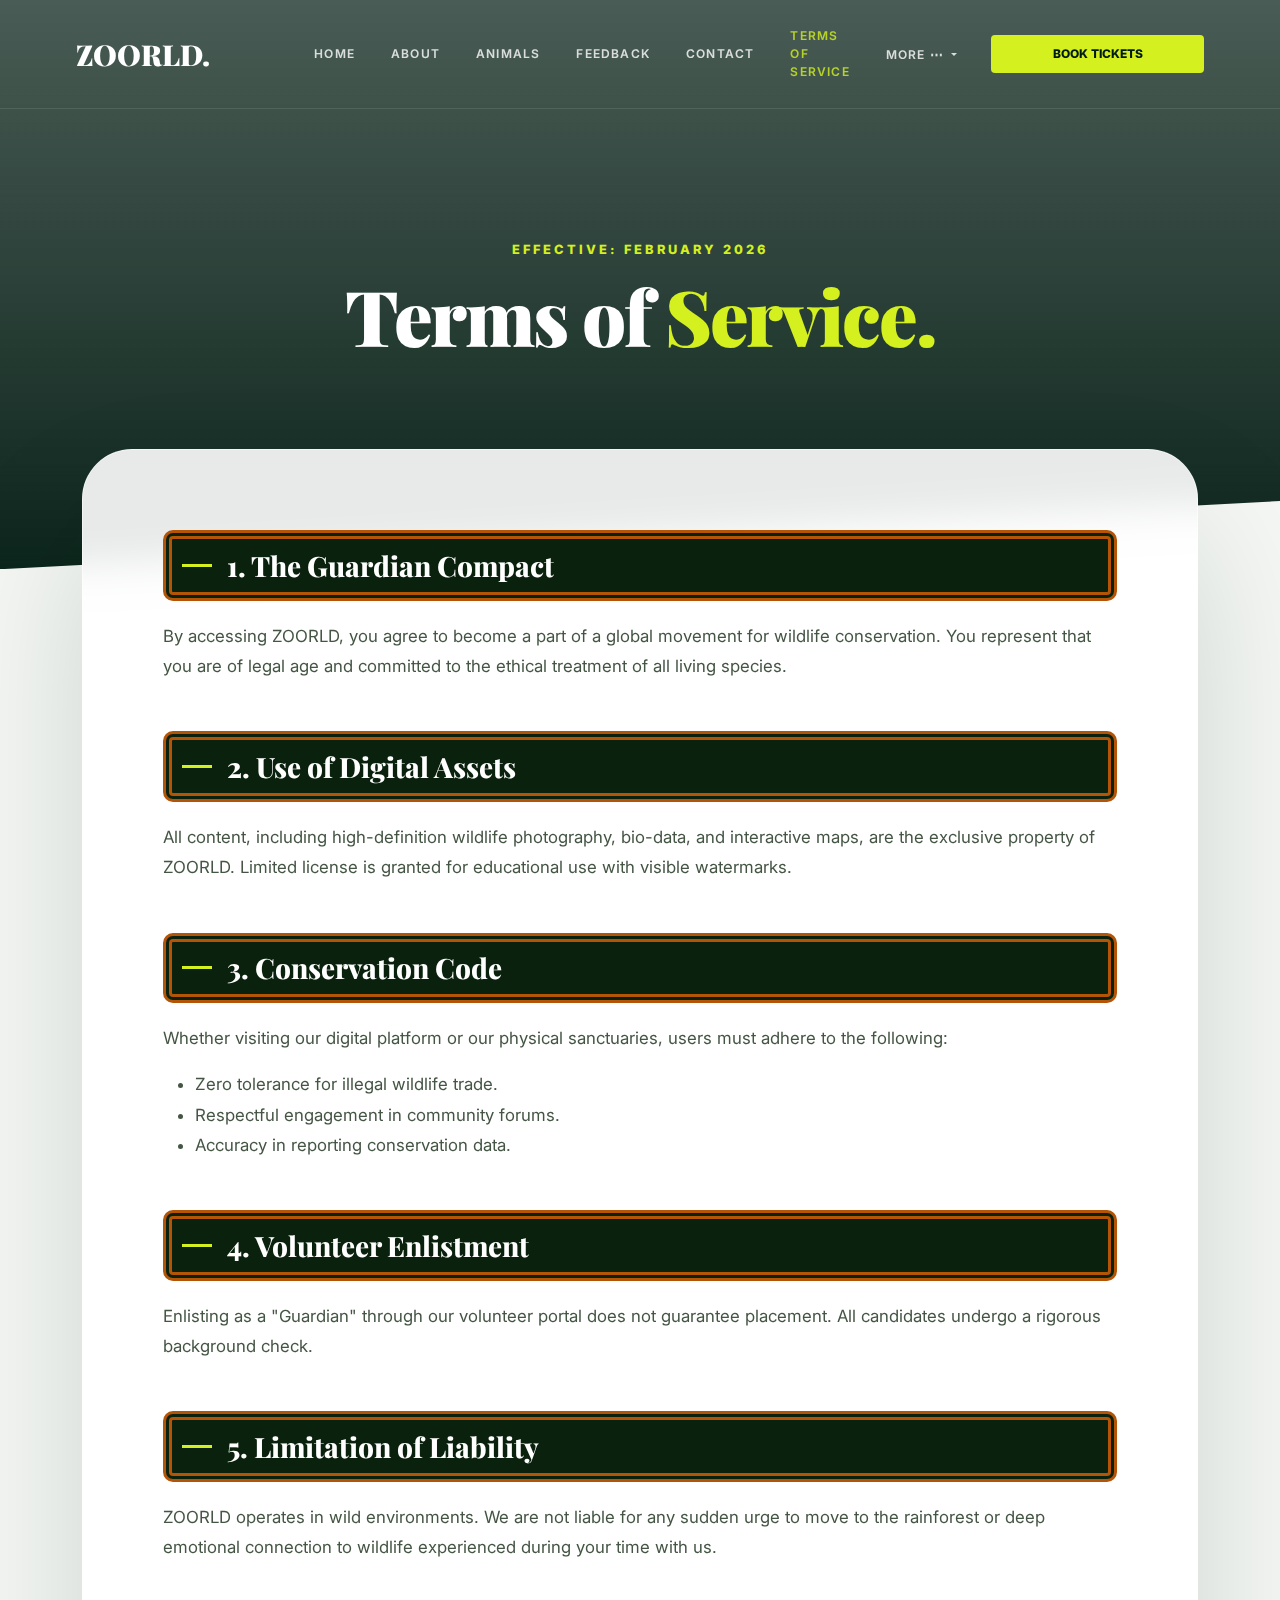
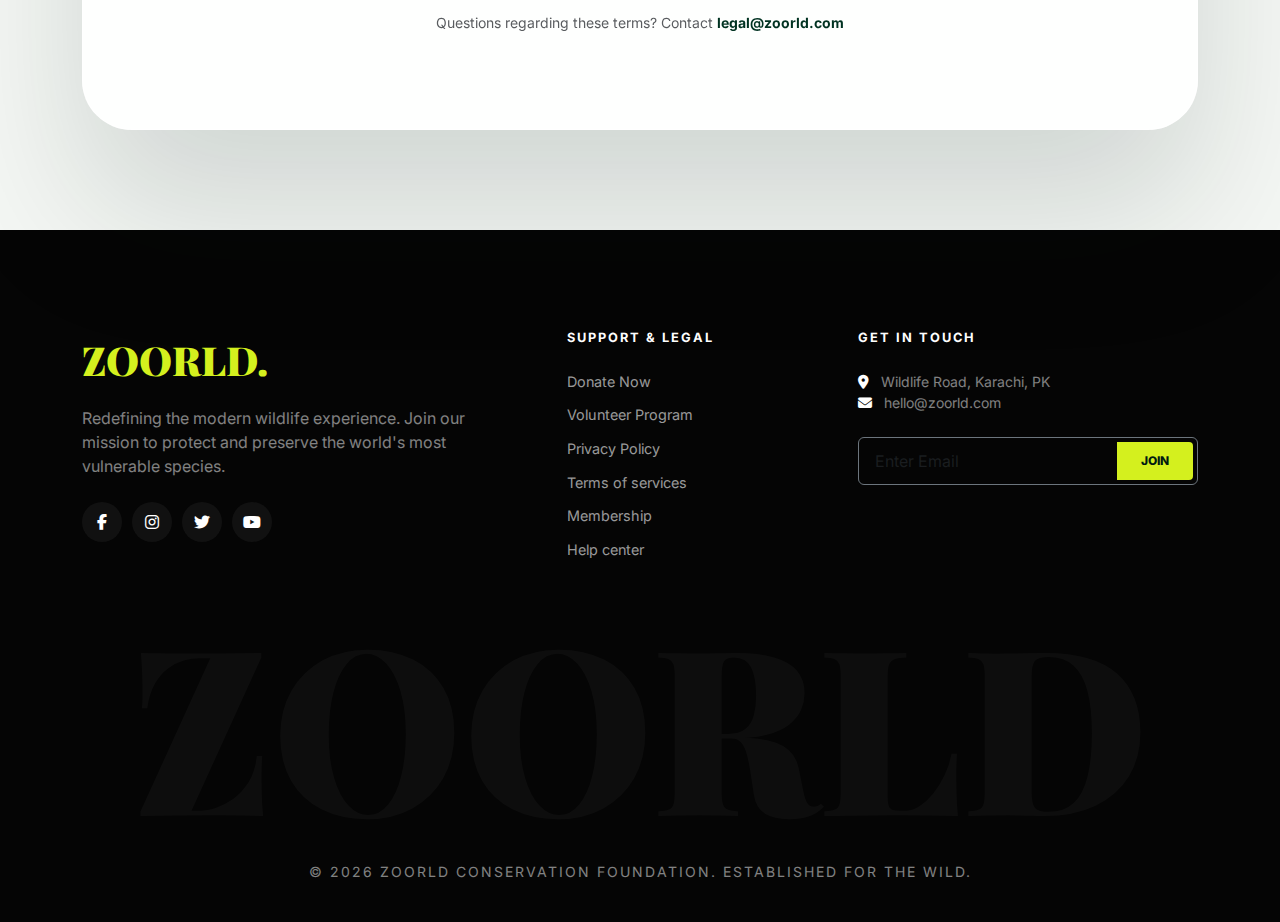
<file: terms of services.html>
<!DOCTYPE html>
<html lang="en">
<head>
    <meta charset="UTF-8">
    <meta name="viewport" content="width=device-width, initial-scale=1.0">
    <title>Terms of Service | ZOORLD</title>
    
    <link href="https://cdn.jsdelivr.net/npm/bootstrap@5.3.2/dist/css/bootstrap.min.css" rel="stylesheet">
    <link href="https://fonts.googleapis.com/css2?family=Playfair+Display:ital,wght@0,700;0,900;1,700&family=Inter:wght@300;400;600;700;800&display=swap" rel="stylesheet">
    <link rel="stylesheet" href="https://cdnjs.cloudflare.com/ajax/libs/font-awesome/6.4.2/css/all.min.css">
    
    <style>
        :root {
            --green-dark: #003221;
            --green-deep: #001a11;
            --green-bright: #d4f01e;
            --white: #ffffff;
            --glass: rgba(255, 255, 255, 0.9);
        }

        body {
            font-family: 'Inter', sans-serif;
            background: fixed url('https://www.transparenttextures.com/patterns/dark-matter.png'), #f4f7f4;
            color: var(--green-dark);
            overflow-x: hidden;
        }
        h3{
            background-color: rgb(10, 34, 13);
            padding: 1%;
            border-radius: 10px;
            border: double 9px rgb(180, 84, 6);
            
        }

        /* --- NAVBAR --- */
        .navbar {
            padding: 1.2rem 5% !important;
            background: transparent !important;
            transition: all 0.4s ease;
            z-index: 1050;
            border-bottom: 1px solid rgba(255, 255, 255, 0.1); 
        }
        .navbar.scrolled {
            background: var(--green-deep) !important;
            padding: 0.8rem 5% !important;
            box-shadow: 0 10px 30px rgba(0,0,0,0.3);
            border-bottom: 1px solid rgba(212, 240, 30, 0.2); 
        }
        .navbar-brand { font-family: 'Playfair Display', serif; font-weight: 900; font-size: 1.8rem; color: var(--white) !important; }
        .nav-link { color: var(--white) !important; font-weight: 600; text-transform: uppercase; font-size: 0.75rem; letter-spacing: 1.2px; margin: 0 10px; opacity: 0.8; transition: 0.3s; }
        .nav-link:hover { color: var(--green-bright) !important; opacity: 1; }
        
        /* Dropdown Menu */
        .dropdown-menu {
            background: var(--green-deep) !important;
            border: 1px solid rgba(212, 240, 30, 0.2);
            border-radius: 10px;
            padding: 10px;
            box-shadow: 0 10px 30px rgba(0,0,0,0.3);
        }
        .dropdown-item {
            color: var(--white);
            font-weight: 600;
            text-transform: uppercase;
            font-size: 0.7rem;
            letter-spacing: 1px;
            padding: 10px 15px;
            border-radius: 5px;
            transition: 0.3s;
        }
        .dropdown-item:hover {
            background: var(--green-bright);
            color: var(--green-deep);
        }

        .btn-ticket { 
            background: var(--green-bright); 
            color: var(--green-deep) !important; 
            padding: 10px 24px !important; 
            border-radius: 4px; 
            font-weight: 800 !important; 
            font-size: 0.75rem; 
            text-decoration: none; 
            border: none; 
            transition: 0.3s; 
        }

        /* Mobile Navbar Specifics */
        @media (max-width: 991px) {
            .navbar-collapse {
                background: var(--green-deep);
                margin-top: 15px;
                border-radius: 20px;
                padding: 20px;
                border: 1px solid rgba(212, 240, 30, 0.2);
            }
        }

        /* --- HEADER --- */
        .v-header-bg {
            background: linear-gradient(rgba(0, 26, 17, 0.7), rgba(0, 26, 17, 0.95)), 
                        url('https://images.unsplash.com/photo-1434626881859-194d67b2b86f?q=80&w=2560') center/cover no-repeat fixed;
            padding: 240px 0 200px;
            clip-path: polygon(0 0, 100% 0, 100% 88%, 0% 100%);
        }

        .hero-title {
            font-family: 'Playfair Display', serif;
            font-size: clamp(2.5rem, 6vw, 5rem);
            font-weight: 900;
            color: white;
            letter-spacing: -2px;
        }

        /* --- TOS CONTENT --- */
        .tos-container { margin-top: -120px; padding-bottom: 100px; position: relative; z-index: 5; }
        
        .tos-card {
            background: var(--glass);
            backdrop-filter: blur(20px);
            border-radius: 50px;
            padding: 80px;
            box-shadow: 0 80px 150px rgba(0,26,17,0.15);
            border: 1px solid rgba(255,255,255,0.5);
        }

        .tos-section { margin-bottom: 50px; }
        .tos-section h3 { 
            font-family: 'Playfair Display', serif; 
            font-weight: 800; 
            color: var(--green-deep);
            margin-bottom: 20px;
            display: flex;
            align-items: center;
        }
        .tos-section h3::before {
            content: "";
            width: 30px;
            height: 3px;
            background: var(--green-bright);
            display: inline-block;
            margin-right: 15px;
        }

        .tos-section p, .tos-section li {
            color: #445544;
            line-height: 1.8;
            font-size: 1.05rem;
        }

        .last-updated {
            text-transform: uppercase;
            letter-spacing: 3px;
            font-weight: 800;
            color: var(--green-bright);
            font-size: 0.8rem;
            margin-bottom: 10px;
            display: block;
        }

        /* --- FOOTER --- */
        .mega-footer { background: #050505; color: #fff; padding: 100px 0 40px; position: relative; }
        .footer-brand { font-family: 'Playfair Display', serif; font-size: 2.5rem; font-weight: 900; color: var(--green-bright); }
        .footer-heading { font-size: 0.8rem; text-transform: uppercase; letter-spacing: 2px; font-weight: 700; margin-bottom: 25px; color: var(--white); }
        .footer-link-item { display: block; color: rgba(255,255,255,0.6); text-decoration: none; margin-bottom: 12px; transition: 0.3s; font-size: 0.9rem; }
        .footer-link-item:hover { color: var(--green-bright); padding-left: 5px; }
        .social-circle { width: 40px; height: 40px; background: rgba(255,255,255,0.05); display: inline-flex; align-items: center; justify-content: center; border-radius: 50%; color: white; margin-right: 10px; transition: 0.3s; text-decoration: none; }
        .social-circle:hover { background: var(--green-bright); color: var(--green-deep); }
        .big-logo-bg { font-family: 'Playfair Display', serif; font-size: clamp(4rem, 18vw, 15rem); font-weight: 900; text-align: center; opacity: 0.03; line-height: 1; color: white; margin-top: 30px; pointer-events: none; }

        /* --- MOBILE RESPONSIVENESS FIXES --- */
        @media (max-width: 768px) {
            .v-header-bg { padding: 180px 0 140px; }
            .hero-title { font-size: 2.5rem; }
            .tos-container { margin-top: -80px; }
            .tos-card { padding: 40px 25px; border-radius: 30px; margin: 0 10px; }
            .tos-section { margin-bottom: 30px; }
            .tos-section h3 { font-size: 1.5rem; }
            .tos-section h3::before { width: 20px; }
            .mega-footer { padding: 60px 0 30px; }
            .big-logo-bg { margin-top: 10px; }
        }
    </style>
</head>
<body>

    <nav class="navbar navbar-expand-lg fixed-top">
        <div class="container-fluid">
            <a class="navbar-brand" href="#">ZOORLD.</a>
            <button class="navbar-toggler border-0 shadow-none" type="button" data-bs-toggle="collapse" data-bs-target="#navbarNav">
                <span class="navbar-toggler-icon" style="filter: invert(1);"></span>
            </button>
            <div class="collapse navbar-collapse" id="navbarNav">
                <ul class="navbar-nav ms-auto align-items-center mt-3 mt-lg-0">
                    <li class="nav-item"><a class="nav-link" href="index.html">Home</a></li>
                    <li class="nav-item"><a class="nav-link" href="about.html">About</a></li>
                    <li class="nav-item"><a class="nav-link" href="E-PROJECT (Meet Our Animals)/Meet Our Animals.html">Animals</a></li>
                    <li class="nav-item"><a class="nav-link" href="feedback.html">Feedback</a></li>
                    <li class="nav-item"><a class="nav-link" href="contact.html">Contact</a></li>
                    <li class="nav-item"><a class="nav-link" href="terms of services.html" style="color: var(--green-bright) !important;">Terms of Service</a></li>
                    <li class="nav-item dropdown">
                        <a class="nav-link dropdown-toggle" href="#" id="moreDropdown" role="button" data-bs-toggle="dropdown" aria-expanded="false">
                            More <span style="font-size: 0.8rem;">⋯</span>
                        </a>
                        <ul class="dropdown-menu dropdown-menu-end" aria-labelledby="moreDropdown">
                            <li><a class="dropdown-item" href="volunteer program.html">Volunteer</a></li>
                            <li><a class="dropdown-item" href="Membership info.html">Membership</a></li>
                            <li><a class="dropdown-item" href="help center.html">Help Center</a></li>
                            <li><a class="dropdown-item" href="privacy policy.html">Privacy Policy</a></li>
                            <li><a class="dropdown-item" href="Book tickets.html">Book Tickets</a></li>
                        </ul>
                    </li>
                    <li class="nav-item ms-lg-3 w-100 mt-2 mt-lg-0">
                        <a class="btn-ticket d-block text-center" href="#">BOOK TICKETS</a>
                    </li>
                </ul>
            </div>
        </div>
    </nav>

    <header class="v-header-bg text-center">
        <div class="container">
            <span class="last-updated">Effective: February 2026</span>
            <h1 class="hero-title">Terms of <span style="color: var(--green-bright);">Service.</span></h1>
        </div>
    </header>

    <section class="tos-container">
        <div class="container">
            <div class="tos-card">
                
                <div class="tos-section">
                    <h3 class="text-white">1. The Guardian Compact</h3>
                    <p>By accessing ZOORLD, you agree to become a part of a global movement for wildlife conservation. You represent that you are of legal age and committed to the ethical treatment of all living species.</p>
                </div>

                <div class="tos-section">
                    <h3 class="text-white">2. Use of Digital Assets</h3>
                    <p>All content, including high-definition wildlife photography, bio-data, and interactive maps, are the exclusive property of ZOORLD. Limited license is granted for educational use with visible watermarks.</p>
                </div>

                <div class="tos-section">
                    <h3 class="text-white">3. Conservation Code</h3>
                    <p>Whether visiting our digital platform or our physical sanctuaries, users must adhere to the following:</p>
                    <ul>
                        <li>Zero tolerance for illegal wildlife trade.</li>
                        <li>Respectful engagement in community forums.</li>
                        <li>Accuracy in reporting conservation data.</li>
                    </ul>
                </div>

                <div class="tos-section">
                    <h3 class="text-white">4. Volunteer Enlistment</h3>
                    <p>Enlisting as a "Guardian" through our volunteer portal does not guarantee placement. All candidates undergo a rigorous background check.</p>
                </div>

                <div class="tos-section">
                    <h3 class="text-white">5. Limitation of Liability</h3>
                    <p>ZOORLD operates in wild environments. We are not liable for any sudden urge to move to the rainforest or deep emotional connection to wildlife experienced during your time with us.</p>
                </div>

                <div class="text-center mt-5">
                    <p class="small text-muted">Questions regarding these terms? Contact <a href="mailto:legal@zoorld.com" style="color: var(--green-dark); font-weight: 700; text-decoration: none;">legal@zoorld.com</a></p>
                </div>

            </div>
        </div>
    </section>

    <footer class="mega-footer">
        <div class="container">
            <div class="row g-5">
                <div class="col-lg-5 col-md-12 text-center text-lg-start">
                    <div class="footer-brand mb-3">ZOORLD.</div>
                    <p class="text-white-50 pe-lg-5 mb-4">
                        Redefining the modern wildlife experience. Join our mission to protect and preserve 
                        the world's most vulnerable species.
                    </p>
                    <div class="d-flex justify-content-center justify-content-lg-start">
                        <a href="#" class="social-circle"><i class="fab fa-facebook-f"></i></a>
                        <a href="#" class="social-circle"><i class="fab fa-instagram"></i></a>
                        <a href="#" class="social-circle"><i class="fab fa-twitter"></i></a>
                        <a href="#" class="social-circle"><i class="fab fa-youtube"></i></a>
                    </div>
                </div>

                <div class="col-lg-3 col-md-6 text-center text-md-start">
                    <h5 class="footer-heading">Support & Legal</h5>
                    <ul class="list-unstyled">
                        <li><a href="#" class="footer-link-item">Donate Now</a></li>
                        <li><a href="#" class="footer-link-item">Volunteer Program</a></li>
                        <li><a href="#" class="footer-link-item">Privacy Policy</a></li>
                         <li><a href="#" class="footer-link-item">Terms of services</a></li>
                        <li><a href="#" class="footer-link-item">Membership</a></li>
                         <li><a href="#" class="footer-link-item">Help center</a></li>
                    </ul>
                </div>

                <div class="col-lg-4 col-md-6 text-center text-md-start">
                    <h5 class="footer-heading">Get in Touch</h5>
                    <p class="text-white-50 small mb-3">
                        <i class="fas fa-map-marker-alt me-2 text-white"></i> Wildlife Road, Karachi, PK<br>
                        <i class="fas fa-envelope me-2 text-white"></i> hello@zoorld.com
                    </p>
                    <div class="newsletter-box mt-4">
                        <div class="input-group mb-2 border border-secondary p-1 rounded">
                            <input type="email" class="form-control bg-transparent border-0 text-white shadow-none" placeholder="Enter Email">
                            <button class="btn btn-ticket py-2 px-3">JOIN</button>
                        </div>
                    </div>
                </div>
            </div>

            <div class="big-logo-bg">ZOORLD</div>
            <div class="mt-4 text-center">
                <p class="text-white-50 small mb-0" style="letter-spacing: 2px;">
                    © 2026 ZOORLD CONSERVATION FOUNDATION. ESTABLISHED FOR THE WILD.
                </p>
            </div>
        </div>
    </footer>

    <script src="https://cdn.jsdelivr.net/npm/bootstrap@5.3.2/dist/js/bootstrap.bundle.min.js"></script>
    <script src="https://code.jquery.com/jquery-3.7.1.min.js"></script>
    <script>
        $(document).ready(function() {
            // Navbar Scrolled Effect
            $(window).scroll(function() {
                if ($(this).scrollTop() > 80) {
                    $('.navbar').addClass('scrolled');
                } else {
                    $('.navbar').removeClass('scrolled');
                }
            });

            // Mobile menu auto-close on link click
            $('.nav-link').on('click', function() {
                if ($('.navbar-collapse').hasClass('show')) {
                    $('.navbar-toggler').click();
                }
            });
        });
    </script>
</body>
</html>
</file>
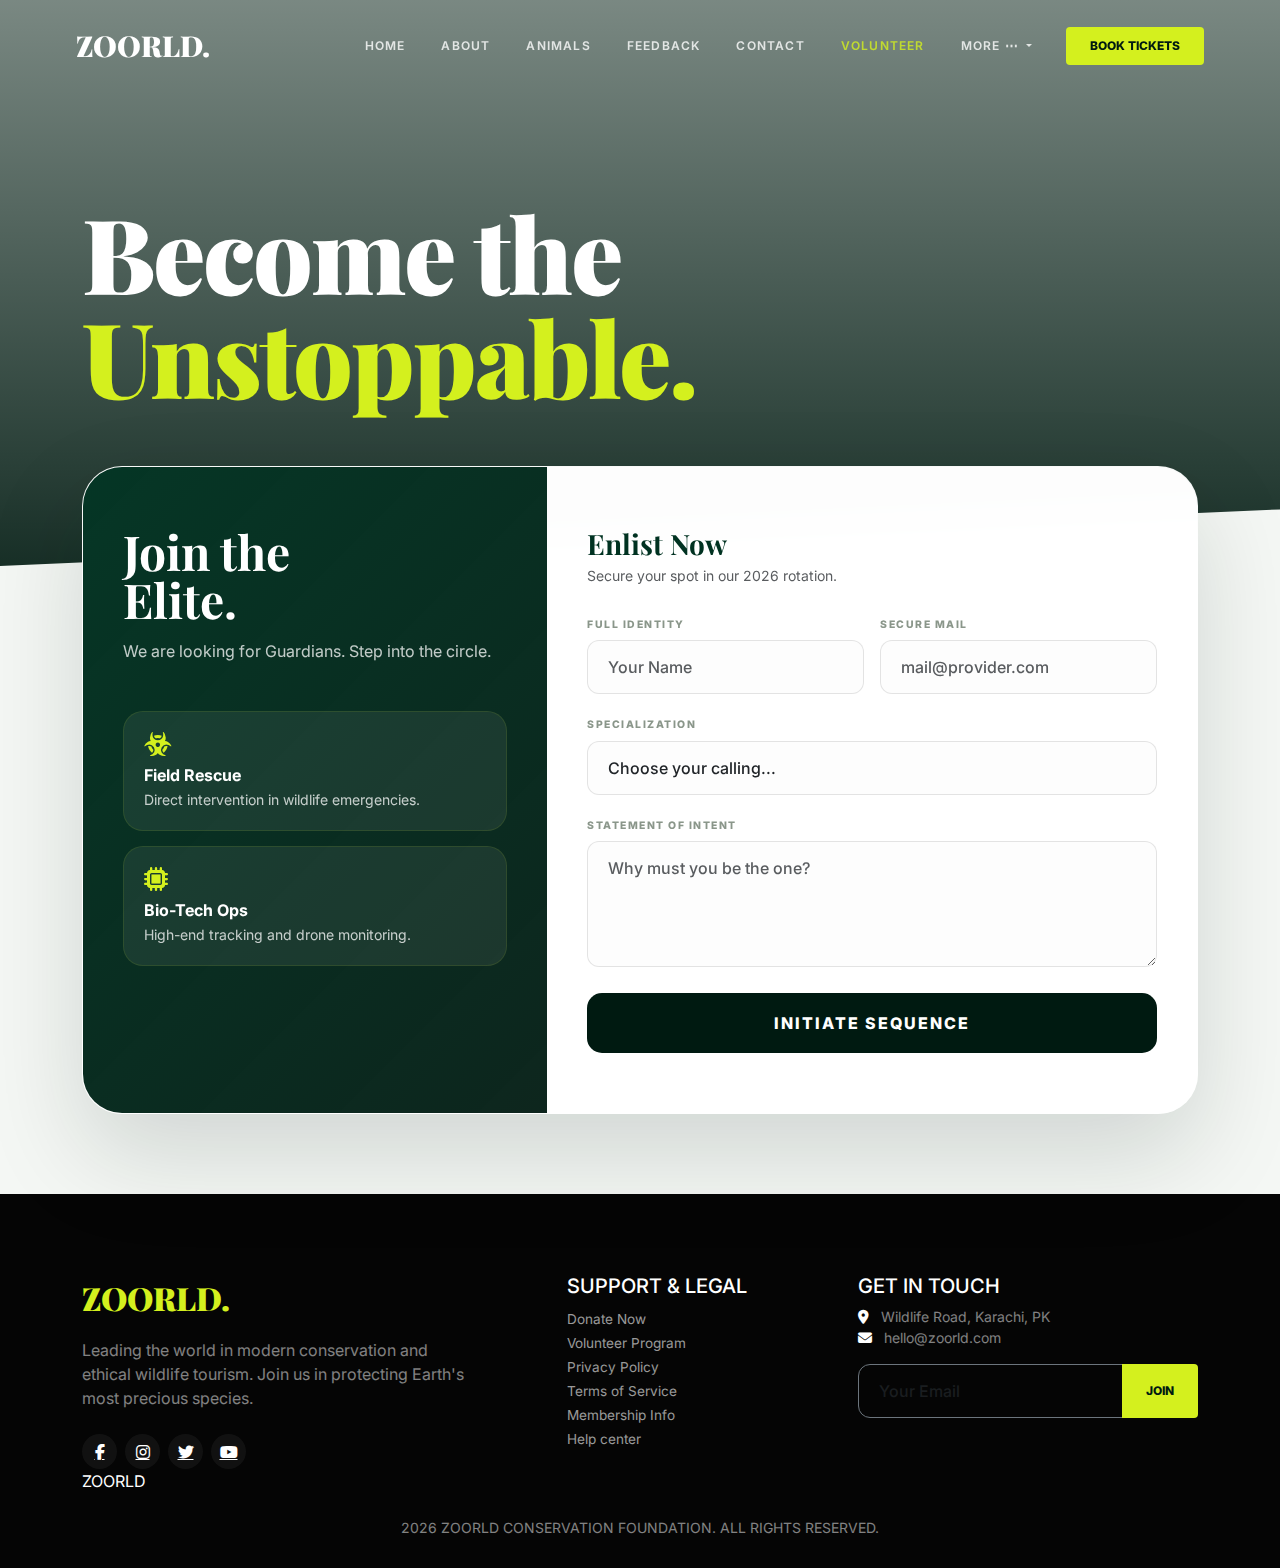
<file: volunteer program.html>
<!DOCTYPE html>
<html lang="en">
<head>
    <meta charset="UTF-8">
    <meta name="viewport" content="width=device-width, initial-scale=1.0">
    <title>Volunteer | ZOORLD - Be a Guardian</title>
    
    <link href="https://cdn.jsdelivr.net/npm/bootstrap@5.3.2/dist/css/bootstrap.min.css" rel="stylesheet">
    <link href="https://fonts.googleapis.com/css2?family=Playfair+Display:ital,wght@0,700;0,900;1,700&family=Inter:wght@300;400;600;700;800&display=swap" rel="stylesheet">
    <link rel="stylesheet" href="https://cdnjs.cloudflare.com/ajax/libs/font-awesome/6.4.2/css/all.min.css">
    
    <style>
        :root {
            --green-dark: #003221;
            --green-deep: #001a11;
            --green-bright: #d4f01e;
            --white: #ffffff;
            --glass: rgba(255, 255, 255, 0.95);
        }

        body {
            font-family: 'Inter', sans-serif;
            background: fixed url('https://www.transparenttextures.com/patterns/dark-matter.png'), #f4f7f4;
            color: var(--green-dark);
            overflow-x: hidden;
        }

        /* --- NAVBAR --- */
        .navbar {
            padding: 1.2rem 5% !important;
            background: transparent !important;
            transition: all 0.4s cubic-bezier(0.4, 0, 0.2, 1);
            z-index: 1050;
        }
        .navbar.scrolled {
            background: var(--green-deep) !important;
            padding: 0.8rem 5% !important;
            box-shadow: 0 10px 30px rgba(0,0,0,0.3);
            border-bottom: 1px solid rgba(212, 240, 30, 0.2);
        }
        .navbar-brand { font-family: 'Playfair Display', serif; font-weight: 900; font-size: 1.8rem; color: var(--white) !important; }
        .nav-link { color: var(--white) !important; font-weight: 600; text-transform: uppercase; font-size: 0.75rem; letter-spacing: 1.2px; margin: 0 10px; opacity: 0.8; transition: 0.3s; }
        .nav-link:hover { color: var(--green-bright) !important; opacity: 1; }
        
        .btn-ticket { 
            background: var(--green-bright); 
            color: var(--green-deep) !important; 
            padding: 10px 24px !important; 
            border-radius: 4px; 
            font-weight: 800 !important; 
            font-size: 0.75rem; 
            text-decoration: none; 
            border: none; 
            transition: 0.3s; 
        }

        /* --- DROPDOWN MENU --- */
        .dropdown-menu {
            background: var(--green-deep);
            border: 1px solid rgba(212, 240, 30, 0.2);
            border-radius: 10px;
            padding: 10px;
            box-shadow: 0 10px 30px rgba(0,0,0,0.3);
        }
        .dropdown-item {
            color: var(--white);
            font-weight: 600;
            text-transform: uppercase;
            font-size: 0.7rem;
            letter-spacing: 1px;
            padding: 10px 15px;
            border-radius: 5px;
            transition: 0.3s;
        }
        .dropdown-item:hover {
            background: var(--green-bright);
            color: var(--green-deep);
        }

        /* --- HEADER --- */
        .v-header-bg {
            position: relative;
            background: linear-gradient(rgba(0, 26, 17, 0.5), rgba(0, 26, 17, 0.9)), 
                        url('https://images.unsplash.com/photo-1511497584788-876760111969?q=80&w=2560') center/cover no-repeat fixed;
            padding: 200px 0 150px;
            clip-path: polygon(0 0, 100% 0, 100% 90%, 0% 100%);
        }

        .hero-title {
            font-family: 'Playfair Display', serif;
            font-size: clamp(2.5rem, 10vw, 6.5rem);
            font-weight: 900;
            line-height: 1;
            color: white;
            letter-spacing: -2px;
        }

        /* --- FORM CONTAINER --- */
        .master-form-container { 
            margin-top: -100px; 
            padding-bottom: 80px; 
            position: relative; 
            z-index: 5; 
        }
        
        .form-card-shadow {
            background: var(--glass);
            backdrop-filter: blur(20px);
            border-radius: 40px;
            overflow: hidden;
            box-shadow: 0 40px 100px rgba(0,26,17,0.15);
            border: 1px solid rgba(255,255,255,0.4);
        }

        .info-panel {
            background: linear-gradient(135deg, rgba(0, 50, 33, 0.98), rgba(0, 26, 17, 0.95)), 
                        url('https://images.unsplash.com/photo-1470058869958-2a77a67cc243?q=80&w=1000') center/cover;
            color: white;
            padding: 60px 40px;
        }

        .form-panel { padding: 60px 40px; background: rgba(255,255,255,0.8); }

        .feature-box {
            background: rgba(255,255,255,0.07);
            padding: 20px;
            border-radius: 20px;
            margin-bottom: 15px;
            border: 1px solid rgba(212, 240, 30, 0.1);
            transition: 0.4s;
        }
        .feature-box:hover { transform: translateY(-5px); border-color: var(--green-bright); }
        .feature-box i { font-size: 1.5rem; color: var(--green-bright); margin-bottom: 10px; display: block; }

        /* --- INPUTS --- */
        .form-label { font-weight: 800; font-size: 0.65rem; text-transform: uppercase; letter-spacing: 1.5px; color: #8a968a; }
        
        .form-control, .form-select {
            background: #fdfdfd;
            border: 1px solid rgba(0,0,0,0.1);
            padding: 14px 20px;
            border-radius: 12px;
            font-weight: 500;
        }

        .btn-submit-pro {
            background: var(--green-deep);
            color: var(--white);
            padding: 18px;
            width: 100%;
            border-radius: 15px;
            font-weight: 800;
            letter-spacing: 2px;
            border: none;
            transition: 0.4s;
            margin-top: 10px;
        }
        .btn-submit-pro:hover { background: var(--green-bright); color: var(--green-deep); }

        /* --- FOOTER --- */
        .mega-footer { background: #050505; color: #fff; padding: 80px 0 30px; }
        .footer-brand { font-family: 'Playfair Display', serif; font-size: 2rem; font-weight: 900; color: var(--green-bright); }
        .footer-link-item { color: rgba(255,255,255,0.6); text-decoration: none; font-size: 0.85rem; transition: 0.3s; }
        .footer-link-item:hover { color: var(--green-bright); }
        .social-circle { width: 35px; height: 35px; background: rgba(255,255,255,0.05); display: inline-flex; align-items: center; justify-content: center; border-radius: 50%; color: white; margin-right: 8px; transition: 0.3s; }
        .social-circle:hover { background: var(--green-bright); color: var(--green-deep); }

        /* --- MODAL CUSTOM --- */
        .modal-content { border-radius: 30px; border: none; overflow: hidden; }
        .modal-header { background: var(--green-deep); color: var(--green-bright); border: none; }

        /* --- RESPONSIVE ADJUSTMENTS --- */
        @media (max-width: 991px) {
            .navbar-collapse {
                background: var(--green-deep);
                margin-top: 15px;
                border-radius: 15px;
                padding: 20px;
                border: 1px solid var(--green-bright);
            }
            .v-header-bg { padding: 150px 0 100px; }
            .master-form-container { margin-top: -60px; }
            .info-panel { text-align: center; }
            .feature-box { text-align: left; }
        }

        @media (max-width: 576px) {
            .form-panel, .info-panel { padding: 40px 20px; }
            .form-card-shadow { border-radius: 25px; }
            .hero-title { text-align: center; }
        }
    </style>
</head>
<body>

    <nav class="navbar navbar-expand-lg fixed-top">
        <div class="container-fluid">
            <a class="navbar-brand" href="index.html">ZOORLD.</a>
            <button class="navbar-toggler border-0 shadow-none" type="button" data-bs-toggle="collapse" data-bs-target="#navbarNav">
                <span class="fas fa-bars text-white"></span>
            </button>
            <div class="collapse navbar-collapse" id="navbarNav">
                <ul class="navbar-nav ms-auto align-items-center">
                    <li class="nav-item"><a class="nav-link" href="index.html">Home</a></li>
                    <li class="nav-item"><a class="nav-link" href="about.html">About</a></li>
                    <li class="nav-item"><a class="nav-link" href="E-PROJECT (Meet Our Animals)/Meet Our Animals.html">Animals</a></li>
                    <li class="nav-item"><a class="nav-link" href="feedback.html">Feedback</a></li>
                    <li class="nav-item"><a class="nav-link" href="contact.html">Contact</a></li>
                    <li class="nav-item"><a class="nav-link" href="volunteer program.html" style="color: var(--green-bright) !important;">Volunteer</a></li>
                    <li class="nav-item dropdown">
                        <a class="nav-link dropdown-toggle" href="#" id="moreDropdown" role="button" data-bs-toggle="dropdown" aria-expanded="false">
                            More <span style="font-size: 0.8rem;">⋯</span>
                        </a>
                        <ul class="dropdown-menu dropdown-menu-end" aria-labelledby="moreDropdown">
                            <li><a class="dropdown-item" href="Membership info.html">Membership</a></li>
                            <li><a class="dropdown-item" href="help center.html">Help Center</a></li>
                            <li><a class="dropdown-item" href="privacy policy.html">Privacy Policy</a></li>
                            <li><a class="dropdown-item" href="terms of services.html">Terms of Service</a></li>
                            <li><a class="dropdown-item" href="Book tickets.html">Book Tickets</a></li>
                        </ul>
                    </li>
                    <li class="nav-item ms-lg-3 w-100 mt-2 mt-lg-0"><a class="btn-ticket d-block text-center" href="#">BOOK TICKETS</a></li>
                </ul>
            </div>
        </div>
    </nav>

    <header class="v-header-bg">
        <div class="container">
            <h1 class="hero-title">Become the <br><span style="color: var(--green-bright);">Unstoppable.</span></h1>
        </div>
    </header>

    <section class="master-form-container">
        <div class="container">
            <div class="form-card-shadow">
                <div class="row g-0">
                    <div class="col-lg-5 info-panel">
                        <div class="mb-5">
                            <h2 class="fw-bold mb-3" style="font-family: 'Playfair Display'; font-size: 3rem; line-height: 1;">Join the <br>Elite.</h2>
                            <p class="opacity-75">We are looking for Guardians. Step into the circle.</p>
                        </div>
                        <div class="feature-box">
                            <i class="fas fa-biohazard"></i>
                            <h6 class="fw-bold mb-1">Field Rescue</h6>
                            <p class="small opacity-75 mb-0">Direct intervention in wildlife emergencies.</p>
                        </div>
                        <div class="feature-box">
                            <i class="fas fa-microchip"></i>
                            <h6 class="fw-bold mb-1">Bio-Tech Ops</h6>
                            <p class="small opacity-75 mb-0">High-end tracking and drone monitoring.</p>
                        </div>
                    </div>

                    <div class="col-lg-7 form-panel">
                        <div class="mb-4">
                            <h3 class="fw-bold mb-1" style="color: var(--green-dark); font-family: 'Playfair Display';">Enlist Now</h3>
                            <p class="text-muted small">Secure your spot in our 2026 rotation.</p>
                        </div>

                        <form id="v-form">
                            <div class="row g-3">
                                <div class="col-md-6">
                                    <label class="form-label">Full Identity</label>
                                    <input type="text" id="v-name" class="form-control" placeholder="Your Name" required>
                                </div>
                                <div class="col-md-6">
                                    <label class="form-label">Secure Mail</label>
                                    <input type="email" class="form-control" placeholder="mail@provider.com" required>
                                </div>
                                <div class="col-12">
                                    <label class="form-label">Specialization</label>
                                    <select class="form-select" required>
                                        <option selected disabled value="">Choose your calling...</option>
                                        <option>Alpha: Animal Care</option>
                                        <option>Beta: Field Research</option>
                                        <option>Gamma: Education & Ops</option>
                                    </select>
                                </div>
                                <div class="col-12">
                                    <label class="form-label">Statement of Intent</label>
                                    <textarea class="form-control" rows="4" placeholder="Why must you be the one?" required></textarea>
                                </div>
                                <div class="col-12">
                                    <button type="submit" class="btn-submit-pro">INITIATE SEQUENCE</button>
                                </div>
                            </div>
                        </form>
                    </div>
                </div>
            </div>
        </div>
    </section>

    <div class="modal fade" id="successModal" tabindex="-1" aria-hidden="true">
        <div class="modal-dialog modal-dialog-centered">
            <div class="modal-content">
                <div class="modal-header">
                    <h5 class="modal-title fw-bold">SEQUENCE INITIATED</h5>
                    <button type="button" class="btn-close btn-close-white" data-bs-dismiss="modal" aria-label="Close"></button>
                </div>
                <div class="modal-body text-center p-5">
                    <i class="fas fa-check-circle mb-3" style="font-size: 4rem; color: var(--green-dark);"></i>
                    <h4 id="welcome-msg" class="fw-bold"></h4>
                    <p class="text-muted">The high council will review your intent shortly.</p>
                </div>
            </div>
        </div>
    </div>

    <footer class="mega-footer">
        <div class="container">
            <div class="row g-5">
                <div class="col-lg-5 col-md-12 text-center text-lg-start">
                    <div class="footer-brand mb-3">ZOORLD.</div>
                    <p class="text-white-50 pe-lg-5 mb-4">
                        Leading the world in modern conservation and ethical wildlife tourism. Join us in protecting Earth's most precious species.
                    </p>
                    <div class="d-flex justify-content-center justify-content-lg-start">
                        <a href="#" class="social-circle"><i class="fab fa-facebook-f"></i></a>
                        <a href="#" class="social-circle"><i class="fab fa-instagram"></i></a>
                        <a href="#" class="social-circle"><i class="fab fa-twitter"></i></a>
                        <a href="#" class="social-circle"><i class="fab fa-youtube"></i></a>
                    </div>
                </div>

                <div class="col-lg-3 col-md-6 text-center text-md-start">
                    <h5 class="footer-heading">SUPPORT & LEGAL</h5>
                    <ul class="list-unstyled">
                        <li><a href="#" class="footer-link-item">Donate Now</a></li>
                        <li><a href="volunteer program.html" class="footer-link-item">Volunteer Program</a></li>
                        <li><a href="privacy policy.html" class="footer-link-item">Privacy Policy</a></li>
                        <li><a href="terms of services.html" class="footer-link-item">Terms of Service</a></li>
                        <li><a href="Membership info.html" class="footer-link-item">Membership Info</a></li>
                        <li><a href="help center.html" class="footer-link-item">Help center</a></li>
                    </ul>
                </div>

                <div class="col-lg-4 col-md-6 text-center text-md-start">
                    <h5 class="footer-heading">GET IN TOUCH</h5>
                    <p class="text-white-50 small mb-3">
                        <i class="fas fa-map-marker-alt me-2 text-white"></i> Wildlife Road, Karachi, PK<br>
                        <i class="fas fa-envelope me-2 text-white"></i> hello@zoorld.com
                    </p>
                    <div class="input-group mb-3">
                        <input type="email" class="form-control bg-transparent border border-secondary text-white" placeholder="Your Email">
                        <button class="btn btn-ticket py-2 px-3">JOIN</button>
                    </div>
                </div>
            </div>

            <div class="big-logo-bg">ZOORLD</div>
            <div class="mt-4 text-center">
                <p class="text-white-50 small mb-0">
                    2026 ZOORLD CONSERVATION FOUNDATION. ALL RIGHTS RESERVED.
                </p>
            </div>
        </div>
    </footer>

    <script src="https://code.jquery.com/jquery-3.7.1.min.js"></script>
    <script src="https://cdn.jsdelivr.net/npm/bootstrap@5.3.2/dist/js/bootstrap.bundle.min.js"></script>
    
    <script>
        $(document).ready(function() {
            // Navbar Scrolled Effect
            $(window).scroll(function() {
                $('.navbar').toggleClass('scrolled', $(this).scrollTop() > 50);
            });

            // Handle Form Submission
            $('#v-form').on('submit', function(e) {
                e.preventDefault();
                const guardianName = $('#v-name').val().toUpperCase();
                $('#welcome-msg').text("WELCOME TO THE PACK, " + guardianName);
                
                // Show Success Modal
                const myModal = new bootstrap.Modal(document.getElementById('successModal'));
                myModal.show();
                
                this.reset();
            });
        });
    </script>
</body>
</html>
</file>
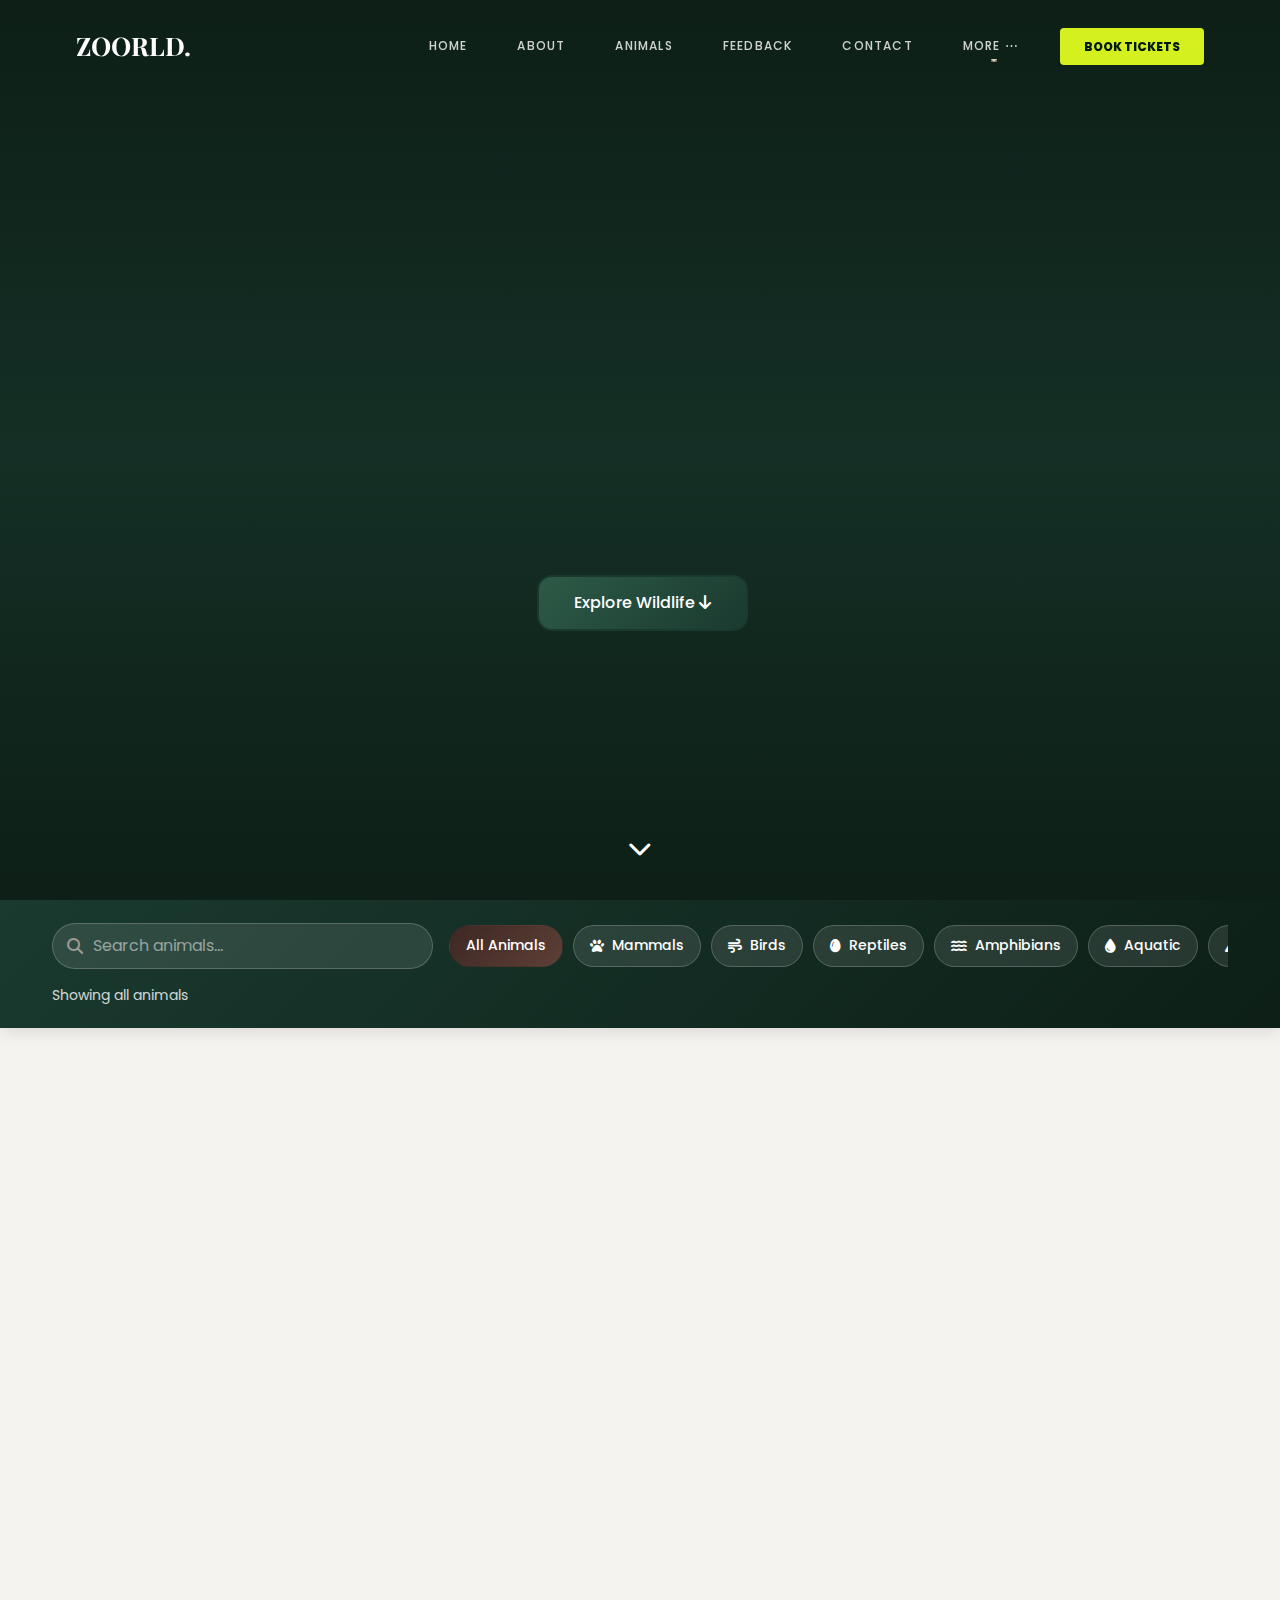
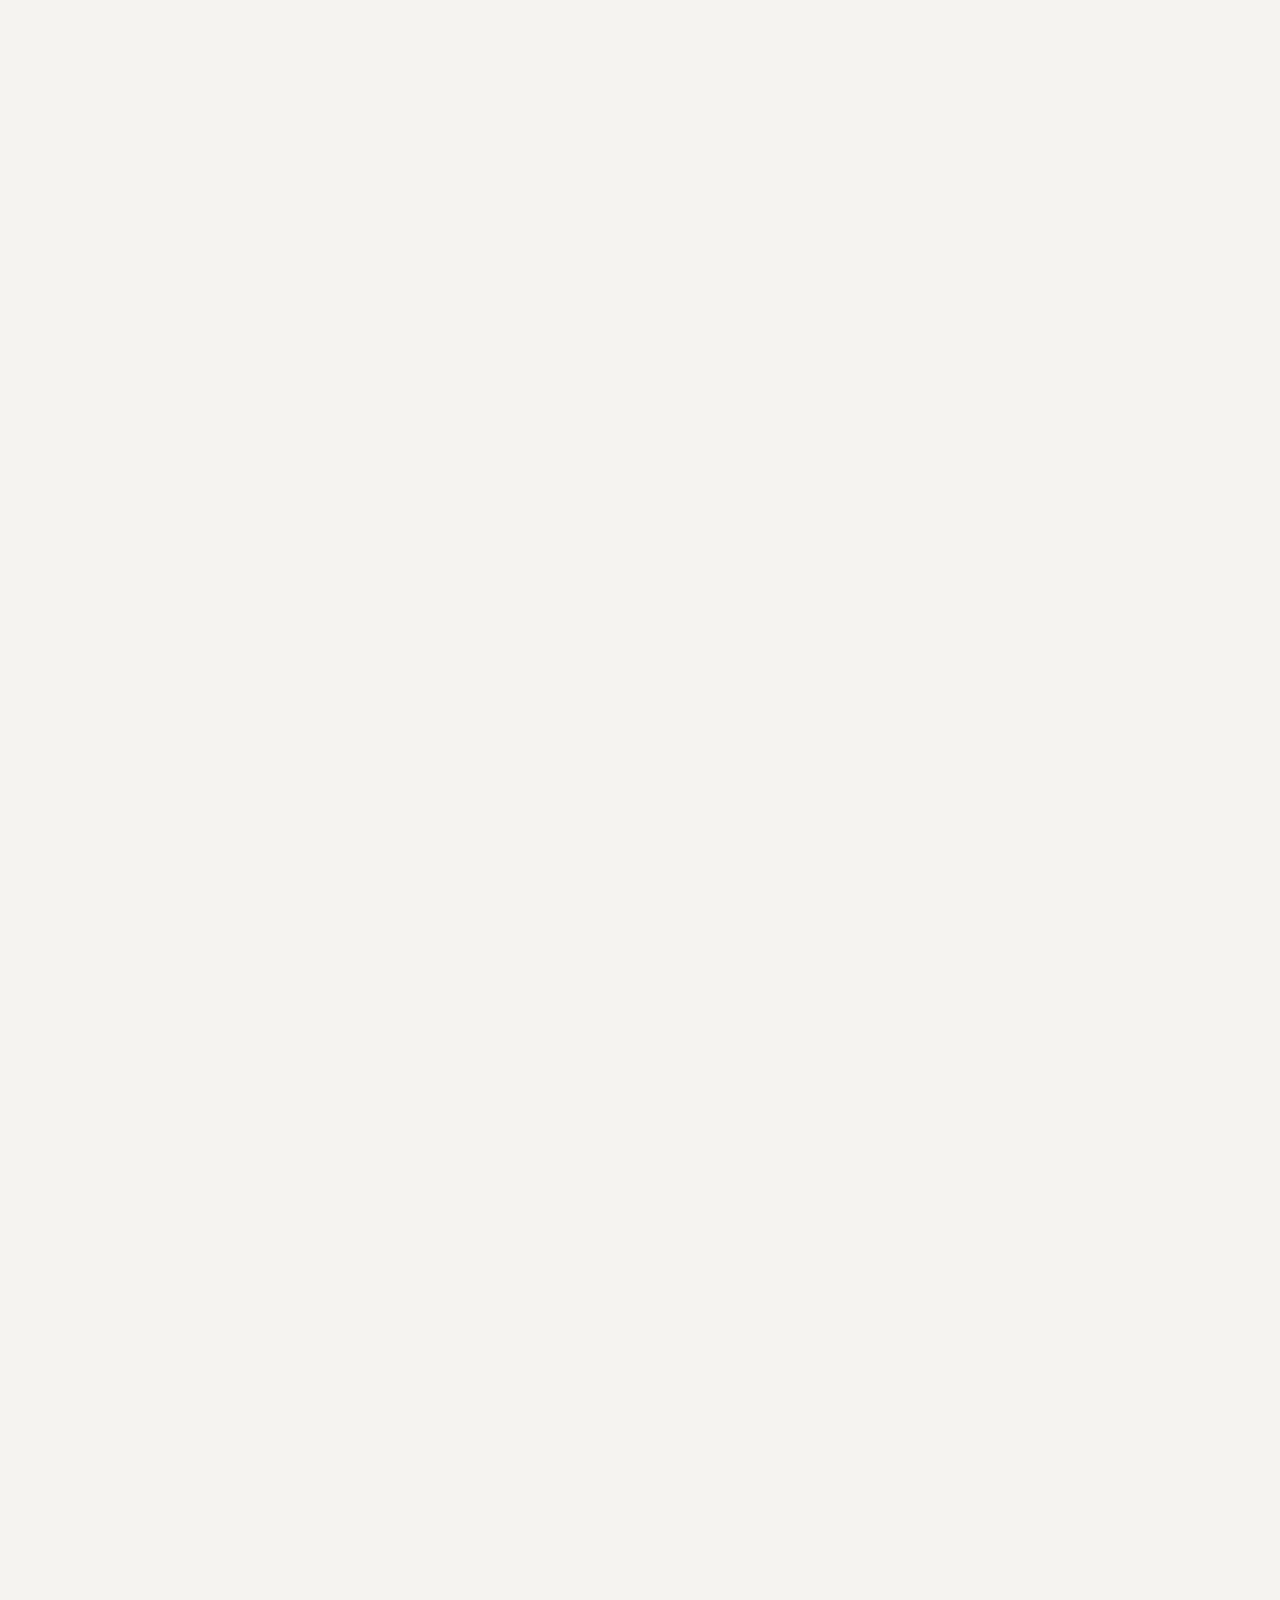
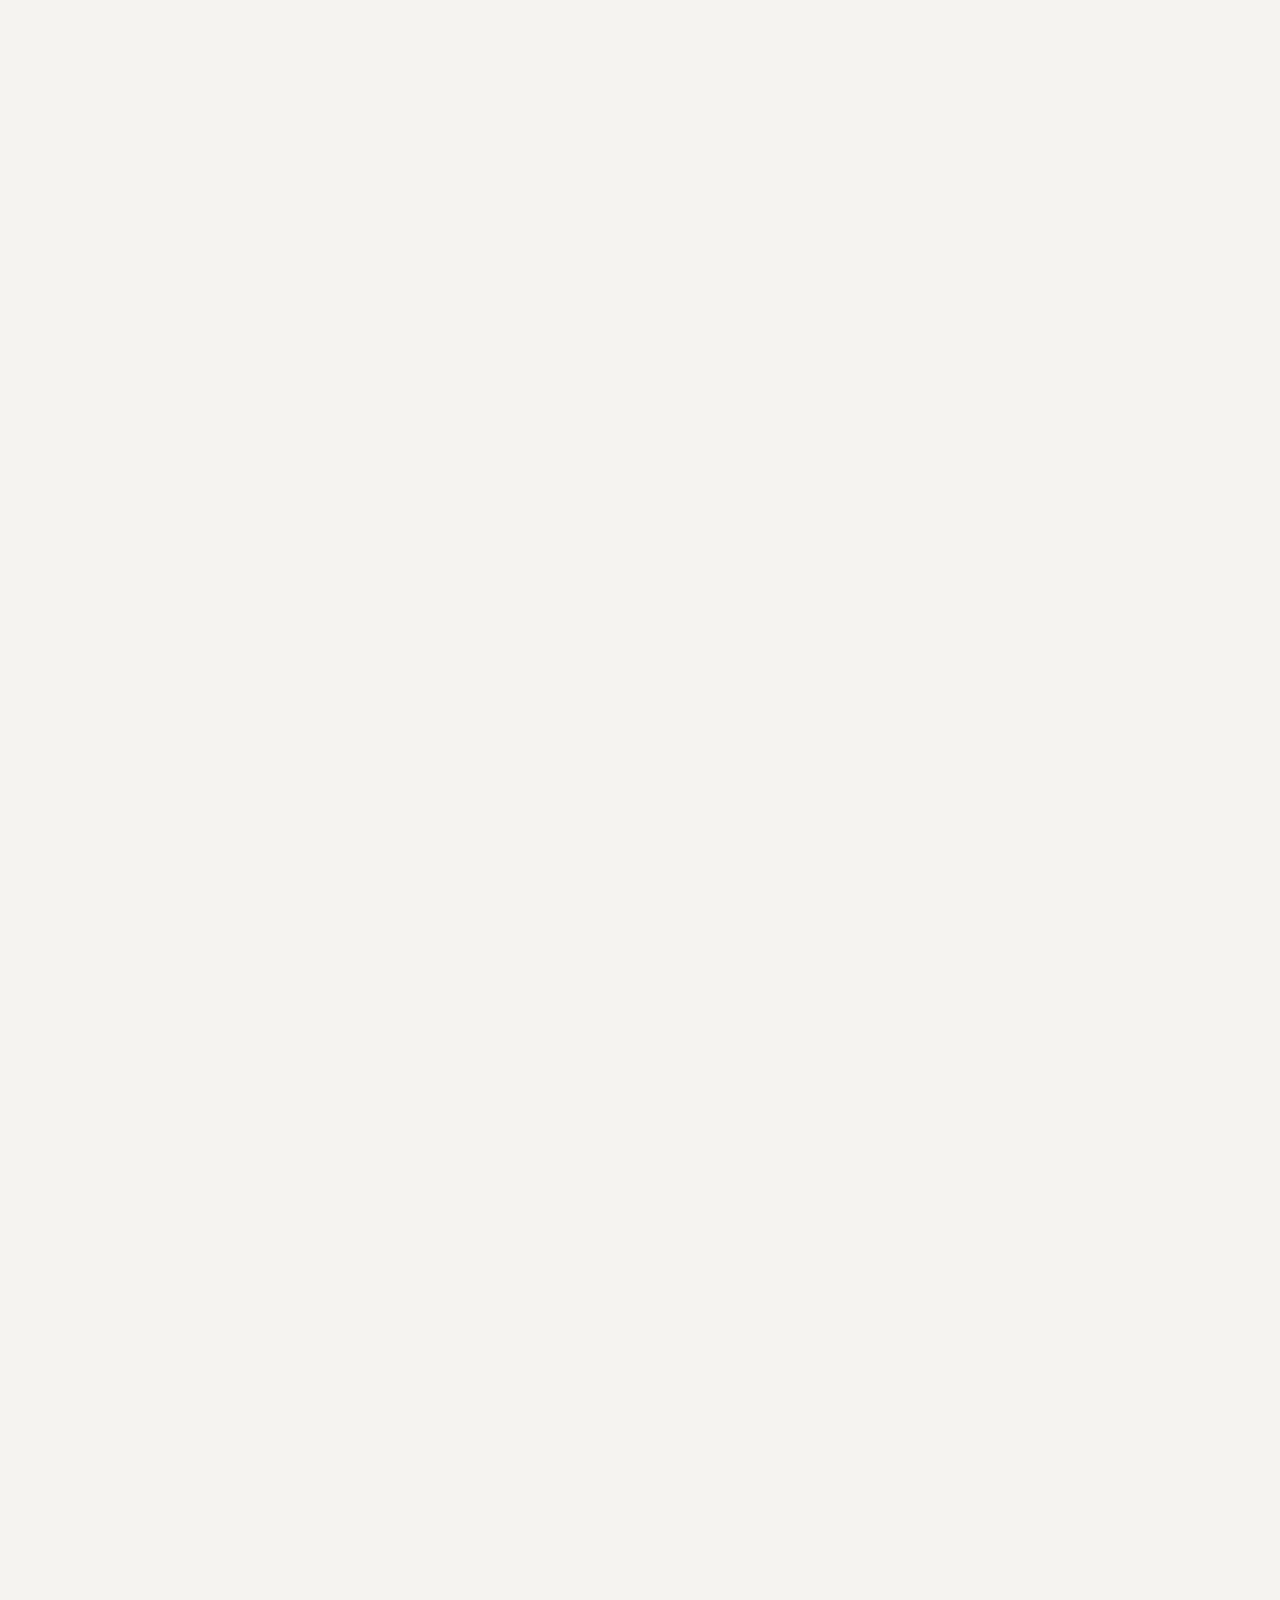
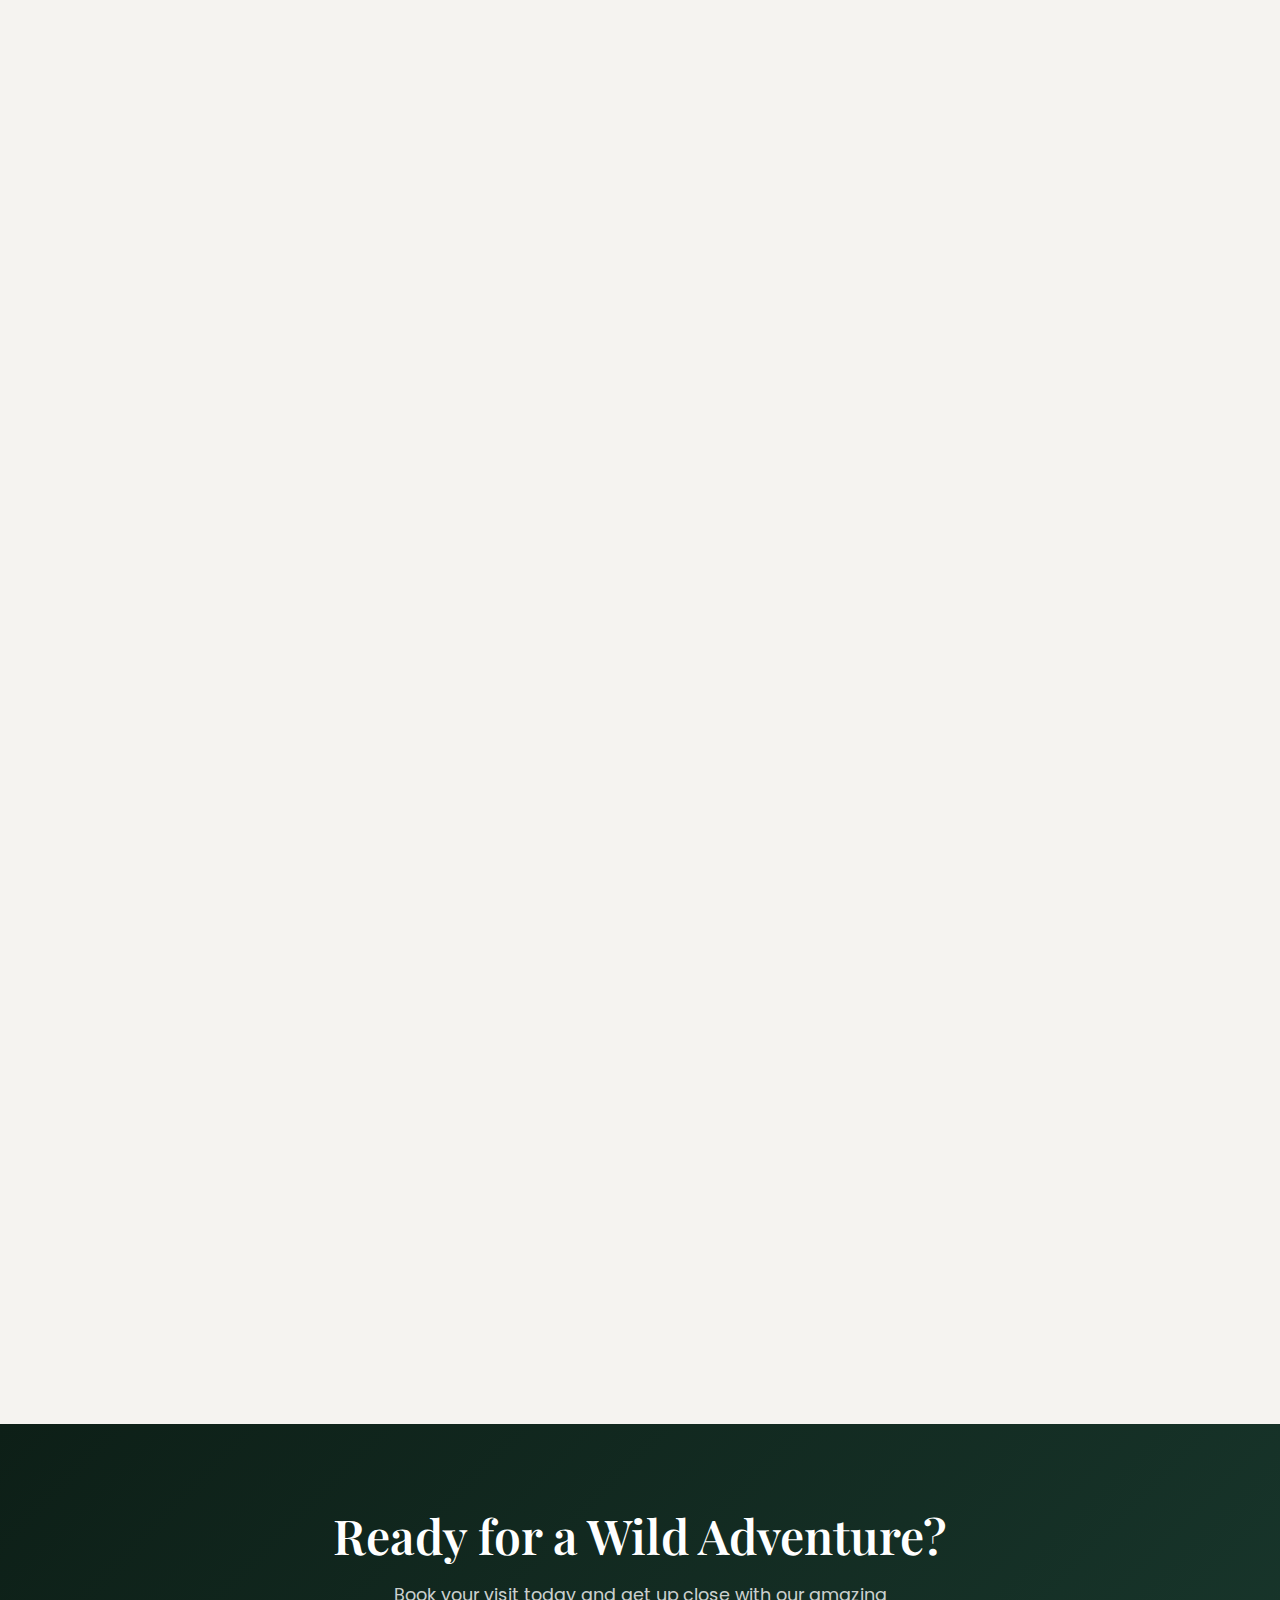
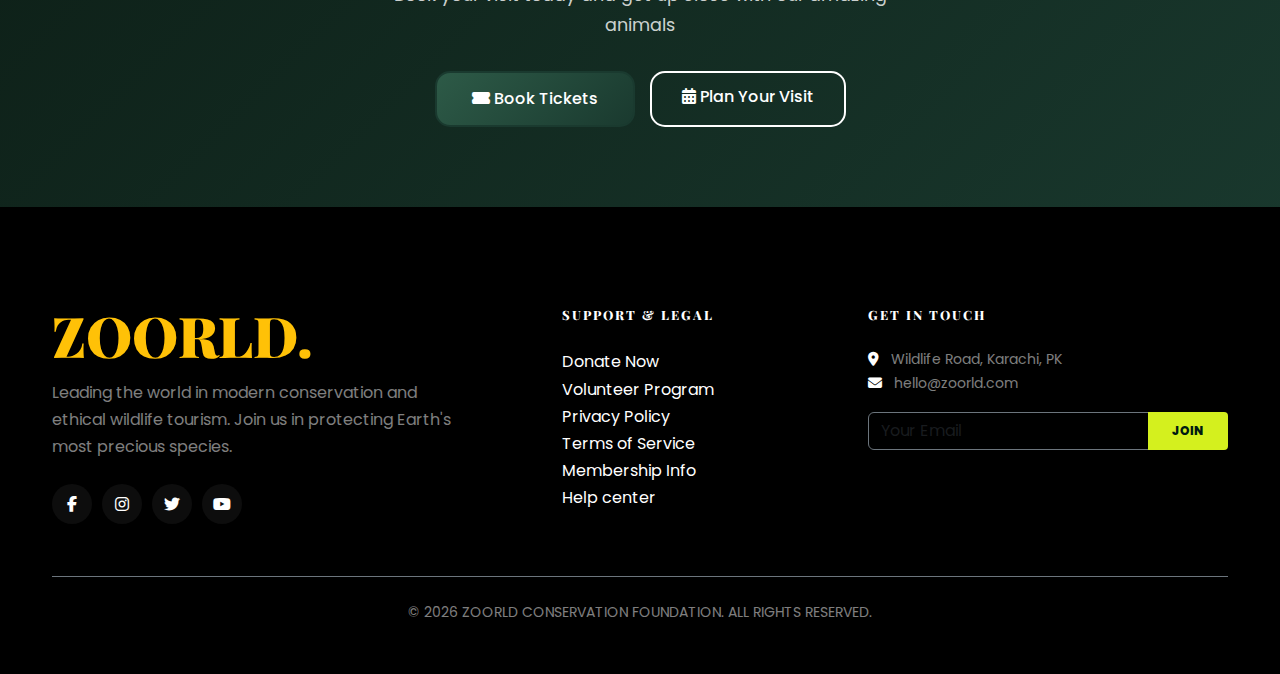
<file: E-PROJECT (Meet Our Animals)/Meet Our Animals.html>
<!DOCTYPE html>
<html lang="en">
<head>
    <meta charset="UTF-8">
    <meta name="viewport" content="width=device-width, initial-scale=1.0">
    <title>Meet Our Animals | Zoorld</title>
    
    <!-- Bootstrap 5 CSS -->
    <link href="https://cdn.jsdelivr.net/npm/bootstrap@5.3.2/dist/css/bootstrap.min.css" rel="stylesheet">
    <!-- Font Awesome -->
    <link rel="stylesheet" href="https://cdnjs.cloudflare.com/ajax/libs/font-awesome/6.4.0/css/all.min.css">
    <!-- Google Fonts -->
    <link href="https://fonts.googleapis.com/css2?family=Playfair+Display:wght@400;600;700&family=Poppins:wght@300;400;500;600&display=swap" rel="stylesheet">
    
    <style>
        /* Navbar Styles */
        .navbar {
            padding: 1.2rem 5% !important;
            background: transparent !important;
            transition: all 0.4s cubic-bezier(0.4, 0, 0.2, 1);
            z-index: 1050;
        }
        .navbar.scrolled {
            background: #001a11 !important;
            padding: 0.8rem 5% !important;
            box-shadow: 0 10px 30px rgba(0,0,0,0.3);
            border-bottom: 1px solid rgba(212, 240, 30, 0.2);
        }
        .navbar-brand { font-family: 'Playfair Display', serif; font-weight: 900; font-size: 1.8rem; color: #ffffff !important; }
        .nav-link { color: #ffffff !important; font-weight: 600; text-transform: uppercase; font-size: 0.75rem; letter-spacing: 1.2px; margin: 0 10px; opacity: 0.8; transition: 0.3s; }
        .nav-link:hover { color: #d4f01e !important; opacity: 1; }
        .btn-ticket { background: #d4f01e; color: #001a11 !important; padding: 10px 24px !important; border-radius: 4px; font-weight: 800 !important; font-size: 0.75rem; text-decoration: none; border: none; transition: 0.3s; }
        .btn-ticket:hover { background: #ffffff; }
        
        /* Dropdown Menu */
        .dropdown-menu {
            background: #001a11 !important;
            border: 1px solid rgba(212, 240, 30, 0.2);
            border-radius: 10px;
            padding: 10px;
            box-shadow: 0 10px 30px rgba(0,0,0,0.3);
        }
        .dropdown-item {
            color: #ffffff;
            font-weight: 600;
            text-transform: uppercase;
            font-size: 0.7rem;
            letter-spacing: 1px;
            padding: 10px 15px;
            border-radius: 5px;
            transition: 0.3s;
        }
        .dropdown-item:hover {
            background: #d4f01e;
            color: #001a11;
        }
        
        /* Mobile Navbar */
        @media (max-width: 990px) {
            .navbar-collapse {
                background: #001a11;
                margin-top: 15px;
                border-radius: 15px;
                padding: 20px;
                border: 1px solid #d4f01e;
            }
        }
    </style>
    
    <!-- Custom CSS -->
    <link rel="stylesheet" href="style.css">
</head>
<body>

    
    <!-- ===========================
         NAVIGATION
    ============================ -->
    <nav class="navbar navbar-expand-lg fixed-top">
        <div class="container-fluid">
            <a class="navbar-brand" href="#">ZOORLD.</a>
            <button class="navbar-toggler border-0 shadow-none" type="button" data-bs-toggle="collapse" data-bs-target="#navbarNav">
                <span class="navbar-toggler-icon" style="filter: invert(1);"></span>
            </button>
            <div class="collapse navbar-collapse" id="navbarNav">
                <ul class="navbar-nav ms-auto align-items-center">
                    <li class="nav-item"><a class="nav-link" href="../index.html">Home</a></li>
                    <li class="nav-item"><a class="nav-link" href="../about.html">About</a></li>
                    <li class="nav-item"><a class="nav-link" href="Meet Our Animals.html">Animals</a></li>
                    <li class="nav-item"><a class="nav-link" href="../feedback.html">Feedback</a></li>
                    <li class="nav-item"><a class="nav-link" href="../contact.html">Contact</a></li>
                    <li class="nav-item dropdown">
                        <a class="nav-link dropdown-toggle" href="#" id="moreDropdown" role="button" data-bs-toggle="dropdown" aria-expanded="false">
                            More <span style="font-size: 0.8rem;">⋯</span>
                        </a>
                        <ul class="dropdown-menu dropdown-menu-end" aria-labelledby="moreDropdown">
                            <li><a class="dropdown-item" href="../volunteer program.html">Volunteer</a></li>
                            <li><a class="dropdown-item" href="../Membership info.html">Membership</a></li>
                            <li><a class="dropdown-item" href="../help center.html">Help Center</a></li>
                            <li><a class="dropdown-item" href="../privacy policy.html">Privacy Policy</a></li>
                            <li><a class="dropdown-item" href="../terms of services.html">Terms of Service</a></li>
                            <li><a class="dropdown-item" href="../Book tickets.html">Book Tickets</a></li>
                        </ul>
                    </li>

                    <li class="nav-item ms-lg-3 mt-3 mt-lg-0 w-100"><a class="btn-ticket" href="#">BOOK TICKETS</a></li>
                </ul>
            </div>
        </div>
    </nav>

    <!-- ===========================
         HERO SECTION
    ============================ -->
    <section class="hero-section" id="hero">
        <div class="hero-bg"></div>
        <div class="hero-overlay"></div>
        <div class="hero-content">
            <div class="container">
                <div class="row justify-content-center">
                    <div class="col-lg-10 text-center">
                        <h1 class="hero-title">Meet Our<br>Animals</h1>
                        <p class="hero-subtitle" id="heroSubtitle">Discover the magnificent creatures that call Zoorld home</p>
                        <a href="#animals-grid" class="btn btn-primary-custom">Explore Wildlife <i class="fas fa-arrow-down"></i></a>
                    </div>
                </div>
            </div>
        </div>
        <div class="scroll-indicator">
            <i class="fas fa-chevron-down"></i>
        </div>
    </section>

    <!-- ===========================
         FILTER SECTION
    ============================ -->
    <section class="filter-section" id="filterSection">
        <div class="container">
            <div class="row align-items-center g-3">
                <div class="col-lg-4 col-md-6">
                    <div class="search-box">
                        <i class="fas fa-search"></i>
                        <input type="text" class="form-control" id="animalSearch" placeholder="Search animals...">
                        <button class="search-clear" id="searchClear" style="display: none;">
                            <i class="fas fa-times"></i>
                        </button>
                    </div>
                </div>
                <div class="col-lg-8 col-md-6">
                    <div class="filter-categories" id="filterCategories">
                        <button class="filter-btn active" data-category="all">All Animals</button>
                        <button class="filter-btn" data-category="mammals"><i class="fas fa-paw"></i> Mammals</button>
                        <button class="filter-btn" data-category="birds"><i class="fas fa-wind"></i> Birds</button>
                        <button class="filter-btn" data-category="reptiles"><i class="fas fa-egg"></i> Reptiles</button>
                        <button class="filter-btn" data-category="amphibians"><i class="fas fa-water"></i> Amphibians</button>
                        <button class="filter-btn" data-category="aquatic"><i class="fas fa-tint"></i> Aquatic</button>
                        <button class="filter-btn" data-category="endangered"><i class="fas fa-exclamation-triangle"></i> Endangered</button>
                    </div>
                </div>
            </div>
            <div class="results-info">
                <span id="resultsCount">Showing all animals</span>
            </div>
        </div>
    </section>

    <!-- ===========================
         ANIMALS GRID
    ============================ -->
<section class="animals-section" id="animals-grid">
  <div class="container">
    <div class="animals-grid" id="animalsGrid">
      <!-- Animal cards will be dynamically injected here by main.js -->

    </div>
  </div>
</section>

    <!-- ===========================
         CTA SECTION
    ============================ -->
    <section class="cta-section" id="ctaSection">
        <div class="cta-bg"></div>
        <div class="cta-overlay"></div>
        <div class="container">
            <div class="row justify-content-center">
                <div class="col-lg-8 text-center">
                    <h2 class="cta-title">Ready for a Wild Adventure?</h2>
                    <p class="cta-text">Book your visit today and get up close with our amazing animals</p>
                    <div class="cta-buttons">
                        <a href="#" class="btn btn-primary-custom"><i class="fas fa-ticket-alt"></i> Book Tickets</a>
                        <a href="#" class="btn btn-outline-light"><i class="fas fa-calendar-alt"></i> Plan Your Visit</a>
                    </div>
                </div>
            </div>
        </div>
    </section>

    <!-- ===========================
         DYNAMIC ANIMAL DETAIL CONTAINER
    ============================ -->
    <div id="animalDetailContainer" style="display: none;">
        <!-- Dynamic content will be injected here -->
    </div>

    <!-- ===========================
         FOOTER
    ============================ -->
    <footer class="mega-footer">
        <div class="container">
            <div class="row g-5">
                <div class="col-lg-5 col-md-12 text-center text-lg-start">
                    <div class="footer-brand mb-3 text-warning">ZOORLD.</div>
                    <p class="text-white-50 pe-lg-5 mb-4">
                        Leading the world in modern conservation and ethical wildlife tourism. Join us in protecting Earth's most precious species.
                    </p>
                    <div class="d-flex justify-content-center justify-content-lg-start">
                        <a href="#" class="social-circle"><i class="fab fa-facebook-f"></i></a>
                        <a href="#" class="social-circle"><i class="fab fa-instagram"></i></a>
                        <a href="#" class="social-circle"><i class="fab fa-twitter"></i></a>
                        <a href="#" class="social-circle"><i class="fab fa-youtube"></i></a>
                    </div>
                </div>

                <div class="col-lg-3 col-md-6 text-center text-md-start">
                    <h5 class="footer-heading">SUPPORT & LEGAL</h5>
                    <ul class="list-unstyled">
                        <li><a href="#" class="footer-link-item">Donate Now</a></li>
                        <li><a href="../volunteer program.html" class="footer-link-item">Volunteer Program</a></li>
                        <li><a href="../privacy policy.html" class="footer-link-item">Privacy Policy</a></li>
                        <li><a href="../terms of services.html" class="footer-link-item">Terms of Service</a></li>
                        <li><a href="../Membership info.html" class="footer-link-item">Membership Info</a></li>
                        <li><a href="../help center.html" class="footer-link-item">Help center</a></li>
                    </ul>
                </div>

                <div class="col-lg-4 col-md-6 text-center text-md-start">
                    <h5 class="footer-heading">GET IN TOUCH</h5>
                    <p class="text-white-50 small mb-3">
                        <i class="fas fa-map-marker-alt me-2 text-white"></i> Wildlife Road, Karachi, PK<br>
                        <i class="fas fa-envelope me-2 text-white"></i> hello@zoorld.com
                    </p>
                    <div class="input-group mb-3">
                        <input type="email" class="form-control bg-transparent border border-secondary text-white" placeholder="Your Email">
                        <button class="btn btn-ticket py-2 px-3">JOIN</button>
                    </div>
                </div>
            </div>

            <div class="mt-5 pt-4 border-top border-secondary">
                <div class="row">
                    <div class="col-12 text-center">
                        <p class="text-white-50 small mb-0">
                            &copy; 2026 ZOORLD CONSERVATION FOUNDATION. ALL RIGHTS RESERVED.
                        </p>
                    </div>
                </div>
            </div>
        </div>
    </footer>

    <!-- Page Transition -->
    <div class="page-transition" id="pageTransition">
        <i class="fas fa-paw"></i>
    </div>

    <!-- Scripts -->
    <script src="https://code.jquery.com/jquery-3.7.1.min.js"></script>
    <script src="https://cdn.jsdelivr.net/npm/bootstrap@5.3.2/dist/js/bootstrap.bundle.min.js"></script>
    <script src="main.js"></script>
    
    <script>
        // Navbar scroll effect
        $(window).scroll(function() {
            $('.navbar').toggleClass('scrolled', $(this).scrollTop() > 50);
        });
    </script>
</body>
</html>
</file>
<file: E-PROJECT (Meet Our Animals)/style.css>
/* ==========================================================================
   Zoorld - Meet Our Animals
   Professional CSS Stylesheet
   ========================================================================== */

/* ===========================
   1. CSS VARIABLES
   =========================== */
:root {
    --primary-darkest: #0d1f17;
    --primary-dark: #1a3a2f;
    --primary-medium: #2d5a47;
    --primary-light: #3d7a5f;
    --brown-dark: #3e2723;
    --brown-medium: #5d4037;
    --brown-light: #795548;
    --brown-accent: #8b7355;
    --white: #ffffff;
    --off-white: #f5f3f0;
    --light-gray: #e8e4df;
    --medium-gray: #9e9a94;
    --dark-gray: #4a4540;
    --deep-dark: #1a1816;
    --font-heading: 'Playfair Display', serif;
    --font-body: 'Poppins', sans-serif;
    --radius-sm: 8px;
    --radius-md: 15px;
    --radius-lg: 25px;
    --transition: 0.4s cubic-bezier(0.25, 1, 0.5, 1);
    --shadow-sm: 0 4px 15px rgba(0, 0, 0, 0.1);
    --shadow-md: 0 5px 25px rgba(0, 0, 0, 0.2);
    --shadow-lg: 0 10px 50px rgba(0, 0, 0, 0.25);
    --shadow-glow: 0 0 30px rgba(45, 90, 71, 0.3);
    --glass-bg: rgba(255, 255, 255, 0.95);
    --glass-border: rgba(255, 255, 255, 0.3);
}

/* ===========================
   2. BASE STYLES
   =========================== */
* { margin: 0; padding: 0; box-sizing: border-box; }
html { scroll-behavior: smooth; }
body {
    font-family: var(--font-body);
    color: var(--dark-gray);
    background: var(--off-white);
    line-height: 1.7;
    overflow-x: hidden;
}
h1, h2, h3, h4, h5, h6 {
    font-family: var(--font-heading);
    font-weight: 600;
    line-height: 1.3;
    color: var(--primary-darkest);
}
a { text-decoration: none; color: inherit; transition: var(--transition); }
a:hover { color: var(--brown-accent); }
ul { list-style: none; padding-left: 0; }
img { max-width: 100%; height: auto; }
.container { max-width: 1200px; }

/* ===========================
   3. NAVBAR
   =========================== */
.navbar {
    position: fixed;
    top: 0; left: 0; right: 0;
    z-index: 1030;
    padding: 18px 0;
    transition: all 0.4s cubic-bezier(0.4, 0, 0.2, 1);
}
.navbar--transparent {
    background: transparent;
    box-shadow: none;
}
.navbar--scrolled {
    background: rgba(26, 58, 47, 0.98);
    padding: 12px 0;
    box-shadow: var(--shadow-sm);
    border-bottom: 2px solid var(--brown-dark);
    border-radius: 0 0 var(--radius-sm) var(--radius-sm);
}
.navbar-brand {
    font-family: var(--font-heading);
    font-size: 1.6rem;
    font-weight: 700;
    color: var(--white) !important;
    display: flex;
    align-items: center;
    gap: 8px;
}
.navbar-brand i { color: var(--brown-accent); }
.navbar-brand .brand-text {
    background: linear-gradient(135deg, var(--white) 0%, var(--brown-accent) 100%);
    -webkit-background-clip: text;
    background-clip: text;
    -webkit-text-fill-color: transparent;
}
.navbar-nav .nav-link {
    color: var(--white) !important;
    font-weight: 500;
    padding: 8px 15px !important;
    position: relative;
}
.navbar-nav .nav-link::after {
    content: '';
    position: absolute;
    bottom: 3px;
    left: 50%;
    transform: translateX(-50%);
    width: 0;
    height: 2px;
    background: var(--brown-accent);
    transition: var(--transition);
}
.navbar-nav .nav-link:hover::after,
.navbar-nav .nav-link.active::after { width: 70%; }
.navbar-nav .nav-link.active { color: var(--brown-accent) !important; }
.navbar-toggler { border: none; padding: 5px; }
.navbar-toggler:focus { box-shadow: none; }
.navbar-toggler-icon {
    background-image: url("data:image/svg+xml,%3csvg xmlns='http://www.w3.org/2000/svg' viewBox='0 0 30 30'%3e%3cpath stroke='rgba%28255, 255, 255, 1%29' stroke-linecap='round' stroke-miterlimit='10' stroke-width='2' d='M4 7h22M4 15h22M4 23h22'/%3e%3c/svg%3e");
}
@media (max-width: 991px) {
    .navbar--scrolled .navbar-collapse,
    .navbar--transparent .navbar-collapse {
        background: rgba(26, 58, 47, 0.98);
        margin-top: 10px;
        padding: 15px;
        border-radius: var(--radius-sm);
    }
}

/* ===========================
   4. HERO SECTION
   =========================== */
.hero-section {
    position: relative;
    min-height: 100vh;
    display: flex;
    align-items: center;
    justify-content: center;
    background: var(--primary-darkest);
}
.hero-bg {
    position: absolute;
    top: 0; left: 0; right: 0; bottom: 0;
    background: url('https://images.unsplash.com/photo-1516426122078-c23e76319801?w=1920&q=80') center/cover;
}
.hero-overlay {
    position: absolute;
    top: 0; left: 0; right: 0; bottom: 0;
    background: linear-gradient(180deg, rgba(13, 31, 23, 0.7) 0%, rgba(26, 58, 47, 0.6) 50%, rgba(13, 31, 23, 0.8) 100%);
}
.hero-content { position: relative; z-index: 2; }
.hero-title {
    font-size: clamp(2.5rem, 6vw, 4rem);
    font-weight: 700;
    color: var(--white);
    margin-bottom: 20px;
}
.hero-subtitle {
    font-size: clamp(1rem, 2vw, 1.4rem);
    color: var(--white);
    margin-bottom: 30px;
    opacity: 0.9;
}
.scroll-indicator {
    position: absolute;
    bottom: 30px;
    left: 50%;
    transform: translateX(-50%);
    color: var(--white);
    font-size: 1.5rem;
    animation: bounce 2s infinite;
    cursor: pointer;
    z-index: 2;
}
@keyframes bounce {
  0%, 100% { transform: translateX(-50%) translateY(0); }
  50% { transform: translateX(-50%) translateY(-10px); }
}

/* ===========================
   HERO ANIMATIONS
   =========================== */
.hero-title {
    opacity: 0;
    transform: translateY(50px);
    animation: slideUp 1s ease-out forwards;
}

.hero-subtitle {
    opacity: 0;
    transform: translateY(20px);
    animation: slideUp 1s ease-out 0.3s forwards;
    overflow: hidden;
    display: inline-block;
    border-right: 2px solid var(--white);
    white-space: nowrap;
    max-width: 0;
}

.hero-subtitle.typing {
    animation: slideUp 1s ease-out 0.3s forwards,
               typing 2s steps(40, end) 1.3s forwards;
}

.hero-subtitle.typing::after {
    animation: blink 0.75s step-end infinite;
}

@keyframes slideUp {
    from {
        opacity: 0;
        transform: translateY(50px);
    }
    to {
        opacity: 1;
        transform: translateY(0);
    }
}

@keyframes typing {
    from {
        max-width: 0;
    }
    to {
        max-width: 100%;
    }
}

@keyframes blink {
    from, to {
        border-color: transparent;
    }
    50% {
        border-color: var(--white);
    }
}

/* ===========================
   PAGE LOADER
   =========================== */
.page-loader {
    position: fixed;
    top: 0;
    left: 0;
    width: 100%;
    height: 100vh;
    background: var(--primary-darkest);
    display: flex;
    align-items: center;
    justify-content: center;
    z-index: 9999;
    opacity: 1;
    transition: opacity 0.8s ease;
}

.page-loader.hidden {
    opacity: 0;
    pointer-events: none;
}

.loader-content {
    display: flex;
    align-items: center;
    justify-content: center;
}

/* From Uiverse.io by Nawsome */ 
.wheel-and-hamster {
  --dur: 1s;
  position: relative;
  width: 12em;
  height: 12em;
  font-size: 14px;
}

.wheel,
.hamster,
.hamster div,
.spoke {
  position: absolute;
}

.wheel,
.spoke {
  border-radius: 50%;
  top: 0;
  left: 0;
  width: 100%;
  height: 100%;
}

.wheel {
  background: radial-gradient(100% 100% at center,hsla(0,0%,60%,0) 47.8%,hsl(0,0%,60%) 48%);
  z-index: 2;
}

.hamster {
  animation: hamster var(--dur) ease-in-out infinite;
  top: 50%;
  left: calc(50% - 3.5em);
  width: 7em;
  height: 3.75em;
  transform: rotate(4deg) translate(-0.8em,1.85em);
  transform-origin: 50% 0;
  z-index: 1;
}

.hamster__head {
  animation: hamsterHead var(--dur) ease-in-out infinite;
  background: hsl(30,90%,55%);
  border-radius: 70% 30% 0 100% / 40% 25% 25% 60%;
  box-shadow: 0 -0.25em 0 hsl(30,90%,80%) inset,
		0.75em -1.55em 0 hsl(30,90%,90%) inset;
  top: 0;
  left: -2em;
  width: 2.75em;
  height: 2.5em;
  transform-origin: 100% 50%;
}

.hamster__ear {
  animation: hamsterEar var(--dur) ease-in-out infinite;
  background: hsl(0,90%,85%);
  border-radius: 50%;
  box-shadow: -0.25em 0 hsl(30,90%,55%) inset;
  top: -0.25em;
  right: -0.25em;
  width: 0.75em;
  height: 0.75em;
  transform-origin: 50% 75%;
}

.hamster__eye {
  animation: hamsterEye var(--dur) linear infinite;
  background-color: hsl(0,0%,0%);
  border-radius: 50%;
  top: 0.375em;
  left: 1.25em;
  width: 0.5em;
  height: 0.5em;
}

.hamster__nose {
  background: hsl(0,90%,75%);
  border-radius: 35% 65% 85% 15% / 70% 50% 50% 30%;
  top: 0.75em;
  left: 0;
  width: 0.2em;
  height: 0.25em;
}

.hamster__body {
  animation: hamsterBody var(--dur) ease-in-out infinite;
  background: hsl(30,90%,90%);
  border-radius: 50% 30% 50% 30% / 15% 60% 40% 40%;
  box-shadow: 0.1em 0.75em 0 hsl(30,90%,55%) inset,
		0.15em -0.5em 0 hsl(30,90%,80%) inset;
  top: 0.25em;
  left: 2em;
  width: 4.5em;
  height: 3em;
  transform-origin: 17% 50%;
  transform-style: preserve-3d;
}

.hamster__limb--fr,
.hamster__limb--fl {
  clip-path: polygon(0 0,100% 0,70% 80%,60% 100%,0% 100%,40% 80%);
  top: 2em;
  left: 0.5em;
  width: 1em;
  height: 1.5em;
  transform-origin: 50% 0;
}

.hamster__limb--fr {
  animation: hamsterFRLimb var(--dur) linear infinite;
  background: linear-gradient(hsl(30,90%,80%) 80%,hsl(0,90%,75%) 80%);
  transform: rotate(15deg) translateZ(-1px);
}

.hamster__limb--fl {
  animation: hamsterFLLimb var(--dur) linear infinite;
  background: linear-gradient(hsl(30,90%,90%) 80%,hsl(0,90%,85%) 80%);
  transform: rotate(15deg);
}

.hamster__limb--br,
.hamster__limb--bl {
  border-radius: 0.75em 0.75em 0 0;
  clip-path: polygon(0 0,100% 0,100% 30%,70% 90%,70% 100%,30% 100%,40% 90%,0% 30%);
  top: 1em;
  left: 2.8em;
  width: 1.5em;
  height: 2.5em;
  transform-origin: 50% 30%;
}

.hamster__limb--br {
  animation: hamsterBRLimb var(--dur) linear infinite;
  background: linear-gradient(hsl(30,90%,80%) 90%,hsl(0,90%,75%) 90%);
  transform: rotate(-25deg) translateZ(-1px);
}

.hamster__limb--bl {
  animation: hamsterBLLimb var(--dur) linear infinite;
  background: linear-gradient(hsl(30,90%,90%) 90%,hsl(0,90%,85%) 90%);
  transform: rotate(-25deg);
}

.hamster__tail {
  animation: hamsterTail var(--dur) linear infinite;
  background: hsl(0,90%,85%);
  border-radius: 0.25em 50% 50% 0.25em;
  box-shadow: 0 -0.2em 0 hsl(0,90%,75%) inset;
  top: 1.5em;
  right: -0.5em;
  width: 1em;
  height: 0.5em;
  transform: rotate(30deg) translateZ(-1px);
  transform-origin: 0.25em 0.25em;
}

.spoke {
  animation: spoke var(--dur) linear infinite;
  background: radial-gradient(100% 100% at center,hsl(0,0%,60%) 4.8%,hsla(0,0%,60%,0) 5%),
		linear-gradient(hsla(0,0%,55%,0) 46.9%,hsl(0,0%,65%) 47% 52.9%,hsla(0,0%,65%,0) 53%) 50% 50% / 99% 99% no-repeat;
}

/* Animations */
@keyframes hamster {
  from, to {
    transform: rotate(4deg) translate(-0.8em,1.85em);
  }

  50% {
    transform: rotate(0) translate(-0.8em,1.85em);
  }
}

@keyframes hamsterHead {
  from, 25%, 50%, 75%, to {
    transform: rotate(0);
  }

  12.5%, 37.5%, 62.5%, 87.5% {
    transform: rotate(8deg);
  }
}

@keyframes hamsterEye {
  from, 90%, to {
    transform: scaleY(1);
  }

  95% {
    transform: scaleY(0);
  }
}

@keyframes hamsterEar {
  from, 25%, 50%, 75%, to {
    transform: rotate(0);
  }

  12.5%, 37.5%, 62.5%, 87.5% {
    transform: rotate(12deg);
  }
}

@keyframes hamsterBody {
  from, 25%, 50%, 75%, to {
    transform: rotate(0);
  }

  12.5%, 37.5%, 62.5%, 87.5% {
    transform: rotate(-2deg);
  }
}

@keyframes hamsterFRLimb {
  from, 25%, 50%, 75%, to {
    transform: rotate(50deg) translateZ(-1px);
  }

  12.5%, 37.5%, 62.5%, 87.5% {
    transform: rotate(-30deg) translateZ(-1px);
  }
}

@keyframes hamsterFLLimb {
  from, 25%, 50%, 75%, to {
    transform: rotate(-30deg);
  }

  12.5%, 37.5%, 62.5%, 87.5% {
    transform: rotate(50deg);
  }
}

@keyframes hamsterBRLimb {
  from, 25%, 50%, 75%, to {
    transform: rotate(-60deg) translateZ(-1px);
  }

  12.5%, 37.5%, 62.5%, 87.5% {
    transform: rotate(20deg) translateZ(-1px);
  }
}

@keyframes hamsterBLLimb {
  from, 25%, 50%, 75%, to {
    transform: rotate(20deg);
  }

  12.5%, 37.5%, 62.5%, 87.5% {
    transform: rotate(-60deg);
  }
}

@keyframes hamsterTail {
  from, 25%, 50%, 75%, to {
    transform: rotate(30deg) translateZ(-1px);
  }

  12.5%, 37.5%, 62.5%, 87.5% {
    transform: rotate(10deg) translateZ(-1px);
  }
}

@keyframes spoke {
  from {
    transform: rotate(0);
  }

  to {
    transform: rotate(-1turn);
  }
}

/* ===========================
   5. FILTER SECTION
   =========================== */
.filter-section {
    background: linear-gradient(135deg, var(--primary-dark) 0%, var(--primary-darkest) 100%);
    padding: 20px 0;
    box-shadow: var(--shadow-sm);
}
.search-box { position: relative; }
.search-box i {
    position: absolute;
    left: 15px;
    top: 50%;
    transform: translateY(-50%);
    color: var(--medium-gray);
}
.search-box .form-control {
    background: rgba(255, 255, 255, 0.1);
    border: 1px solid rgba(255, 255, 255, 0.2);
    color: var(--white);
    padding: 10px 40px;
    border-radius: 50px;
}
.search-box .form-control::placeholder { color: rgba(255, 255, 255, 0.5); }
.search-box .form-control:focus {
    background: rgba(255, 255, 255, 0.15);
    border-color: var(--brown-accent);
    box-shadow: none;
    color: var(--white);
}
.search-clear {
    position: absolute;
    right: 10px;
    top: 50%;
    transform: translateY(-50%);
    background: none;
    border: none;
    color: var(--medium-gray);
    cursor: pointer;
}
.filter-categories { display: flex; gap: 10px; overflow-x: auto; padding: 5px 0; }
.filter-categories::-webkit-scrollbar { height: 4px; }
.filter-categories::-webkit-scrollbar-thumb { background: var(--brown-accent); border-radius: 4px; }
.filter-btn {
    display: flex;
    align-items: center;
    gap: 8px;
    padding: 8px 16px;
    background: rgba(255, 255, 255, 0.1);
    border: 1px solid rgba(255, 255, 255, 0.2);
    border-radius: 50px;
    color: var(--white);
    font-size: 14px;
    font-weight: 500;
    cursor: pointer;
    white-space: nowrap;
    transition: var(--transition);
}
.filter-btn:hover { background: rgba(255, 255, 255, 0.2); }
.filter-btn.active { background: linear-gradient(135deg, var(--brown-dark) 0%, var(--brown-medium) 100%); border-color: transparent; }
.results-info { color: var(--white); font-size: 14px; margin-top: 12px; opacity: 0.8; }

/* ===========================
   6. ANIMALS GRID
   =========================== */
.animals-section { padding: 60px 0; min-height: 60vh; }
.animals-grid {
    display: grid;
    grid-template-columns: repeat(4, 1fr);
    gap: 20px;
}
@media (max-width: 1200px) { .animals-grid { grid-template-columns: repeat(3, 1fr); } }
@media (max-width: 992px) { .animals-grid { grid-template-columns: repeat(2, 1fr); } }
@media (max-width: 576px) { .animals-grid { grid-template-columns: 1fr; } }

.animal-card {
    position: relative;
    border-radius: var(--radius-lg);
    overflow: hidden;
    aspect-ratio: 3/4;
    cursor: pointer;
    background: var(--white);
    box-shadow: var(--shadow-sm);
    transition-property: transform, opacity, filter, box-shadow;
    transition-duration: 0.5s;
    transition-timing-function: cubic-bezier(0.25, 1, 0.5, 1);
    will-change: transform, opacity, filter;
}
.animal-card::before {
    content: '';
    position: absolute;
    top: 0; left: 0; right: 0; bottom: 0;
    background: linear-gradient(180deg, transparent 0%, transparent 40%, rgba(0, 0, 0, 0.7) 100%);
    z-index: 1;
    transition: var(--transition);
}
.animal-card:hover { transform: translateY(-8px) scale(1.02); box-shadow: var(--shadow-md); }
.animal-card:hover::before { background: linear-gradient(180deg, transparent 0%, rgba(0, 0, 0, 0.3) 40%, rgba(0, 0, 0, 0.85) 100%); }

/* --- CINEMATIC ACTIVE STATES --- */

/* Spotlight Effect: Dim other cards when one is active */
body.detail-view-active .animal-card:not(.active-card) {
    opacity: 0.4;
    filter: blur(3px) grayscale(0.6);
    transform: scale(0.98);
    pointer-events: none;
}

/* Active Card Highlight */
.animal-card.active-card {
    transform: scale(1.05) !important;
    box-shadow: 0 30px 60px -12px rgba(0, 0, 0, 0.5);
    z-index: 10;
    border: 1px solid rgba(255, 255, 255, 0.5);
}

.animal-card-image {
    width: 100%;
    height: 100%;
    object-fit: cover;
    transition: 0.5s ease;
}
.animal-card:hover .animal-card-image { transform: scale(1.1); }
.animal-card-content {
    position: absolute;
    bottom: 0;
    left: 0;
    right: 0;
    padding: 20px;
    z-index: 2;
}
.animal-card-name {
    font-family: var(--font-heading);
    font-size: 1.4rem;
    font-weight: 600;
    color: var(--white);
    margin-bottom: 5px;
}
.animal-card-category {
    display: inline-flex;
    align-items: center;
    gap: 5px;
    font-size: 13px;
    font-weight: 500;
    color: rgba(255, 255, 255, 0.8);
    text-transform: uppercase;
}
.animal-card-badge {
    position: absolute;
    top: 15px;
    right: 15px;
    z-index: 2;
    display: flex;
    align-items: center;
    gap: 5px;
    padding: 5px 10px;
    background: rgba(0, 0, 0, 0.5);
    border-radius: 50px;
    font-size: 12px;
    font-weight: 600;
    color: var(--white);
    opacity: 0;
    transform: translateY(-10px);
    transition: var(--transition);
}
.animal-card-badge.endangered { background: #e74c3c; }
.animal-card:hover .animal-card-badge { opacity: 1; transform: translateY(0); }

/* Stagger Animation */
.animal-card {
    opacity: 0;
    transform: translateY(30px);
    animation: fadeIn 0.6s ease forwards;
}
.animal-card:nth-child(1) { animation-delay: 0.05s; }
.animal-card:nth-child(2) { animation-delay: 0.1s; }
.animal-card:nth-child(3) { animation-delay: 0.15s; }
.animal-card:nth-child(4) { animation-delay: 0.2s; }
.animal-card:nth-child(5) { animation-delay: 0.25s; }
.animal-card:nth-child(6) { animation-delay: 0.3s; }
.animal-card:nth-child(7) { animation-delay: 0.35s; }
.animal-card:nth-child(8) { animation-delay: 0.4s; }
@keyframes fadeIn { to { opacity: 1; transform: translateY(0); } }

/* No Results */
.no-results { text-align: center; padding: 60px 20px; }
.no-results i { font-size: 4rem; color: var(--medium-gray); margin-bottom: 15px; }
.no-results h3 { font-size: 1.5rem; margin-bottom: 10px; }
.no-results p { color: var(--medium-gray); }

/* ===========================
   7. ANIMAL DETAIL EXPANDED
   =========================== */

/* Main Container */
.animal-detail-expanded {
    grid-column: 1 / -1;
    margin-top: 20px;
    margin-bottom: 30px;
    perspective: 1000px;
}

/* Detail Content Wrapper */
.detail-expanded-content {
    background: var(--glass-bg);
    border-radius: var(--radius-lg);
    border: 1px solid var(--glass-border);
    box-shadow: var(--shadow-lg), var(--shadow-glow);
    overflow: hidden;
    position: relative;
    
    /* Initial State - Hidden */
    opacity: 0;
    transform: translateY(30px);
    transform-origin: top center;
    max-height: 0;
    overflow: hidden;
    transition: opacity 0.6s ease, transform 0.6s cubic-bezier(0.2, 0.8, 0.2, 1);
    will-change: transform, opacity;
}

/* Active State */
.detail-expanded-content.detail-active {
    opacity: 1;
    transform: translateY(0);
    max-height: 2000px;
}

/* Glassmorphism Background Pattern */
.detail-expanded-content::before {
    content: '';
    position: absolute;
    top: 0;
    left: 0;
    right: 0;
    bottom: 0;
    background: 
        radial-gradient(circle at 20% 20%, rgba(45, 90, 71, 0.08) 0%, transparent 50%),
        radial-gradient(circle at 80% 80%, rgba(139, 115, 85, 0.08) 0%, transparent 50%),
        linear-gradient(135deg, rgba(255,255,255,0.95) 0%, rgba(245,243,240,0.98) 100%);
    backdrop-filter: blur(20px) saturate(180%);
    pointer-events: none;
    z-index: 0;
}

.detail-expanded-content > * {
    position: relative;
    z-index: 1;
}

/* Close Button */
.detail-close-btn {
    position: absolute;
    top: 15px;
    right: 15px;
    width: 40px;
    height: 40px;
    border-radius: 50%;
    background: var(--primary-dark);
    color: var(--white);
    border: none;
    cursor: pointer;
    display: flex;
    align-items: center;
    justify-content: center;
    font-size: 1.2rem;
    z-index: 10;
    transition: all 0.3s ease;
    box-shadow: var(--shadow-sm);
}

.detail-close-btn:hover {
    background: var(--brown-dark);
    transform: rotate(90deg) scale(1.1);
    box-shadow: var(--shadow-md);
}

/* Stats Row */
.detail-stats-row {
    display: flex;
    flex-wrap: wrap;
    gap: 12px;
    padding: 20px 25px;
    background: linear-gradient(135deg, var(--primary-dark) 0%, var(--primary-medium) 100%);
    border-bottom: 1px solid rgba(255,255,255,0.1);
}

.detail-stat-badge {
    display: inline-flex;
    align-items: center;
    gap: 8px;
    padding: 8px 16px;
    background: rgba(255, 255, 255, 0.15);
    border-radius: 50px;
    color: var(--white);
    font-size: 13px;
    font-weight: 500;
    backdrop-filter: blur(5px);
    transition: all 0.3s ease;
}

.detail-stat-badge:hover {
    background: rgba(255, 255, 255, 0.25);
    transform: translateY(-2px);
}

.detail-stat-badge i {
    color: var(--brown-accent);
    font-size: 14px;
}

.detail-stat-badge.endangered {
    background: rgba(231, 76, 60, 0.3);
    border: 1px solid #e74c3c;
}

.detail-stat-badge.endangered i {
    color: #e74c3c;
}

/* Description Section */
.detail-description {
    padding: 25px;
    text-align: center;
    border-bottom: 1px solid var(--light-gray);
}

.detail-description h3 {
    font-size: 1.5rem;
    margin-bottom: 15px;
    color: var(--primary-darkest);
    position: relative;
    display: inline-block;
}

.detail-description h3::after {
    content: '';
    position: absolute;
    bottom: -8px;
    left: 50%;
    transform: translateX(-50%);
    width: 50px;
    height: 3px;
    background: var(--brown-accent);
    border-radius: 2px;
}

.detail-description p {
    font-size: 1rem;
    line-height: 1.8;
    color: var(--dark-gray);
    max-width: 800px;
    margin: 15px auto 0;
}

/* Facts Section */
.detail-facts-section {
    padding: 25px;
    background: linear-gradient(180deg, rgba(255,255,255,0.5) 0%, rgba(245,243,240,0.8) 100%);
}

.detail-facts-section h3 {
    font-size: 1.3rem;
    margin-bottom: 20px;
    color: var(--primary-darkest);
    text-align: center;
    display: flex;
    align-items: center;
    justify-content: center;
    gap: 10px;
}

.detail-facts-section h3 i {
    color: var(--brown-accent);
    animation: pulse 2s infinite;
}

@keyframes pulse {
    0%, 100% { transform: scale(1); opacity: 1; }
    50% { transform: scale(1.1); opacity: 0.8; }
}

/* Fact Cards */
.detail-facts-section .fact-card {
    background: var(--white);
    border-radius: var(--radius-md);
    padding: 20px;
    height: 100%;
    text-align: center;
    transition: all 0.3s ease;
    border: 1px solid var(--light-gray);
    box-shadow: var(--shadow-sm);
}

.detail-facts-section .fact-card:hover {
    transform: translateY(-5px);
    box-shadow: var(--shadow-md), var(--shadow-glow);
    border-color: var(--primary-light);
}

.detail-facts-section .fact-icon {
    width: 50px;
    height: 50px;
    background: linear-gradient(135deg, var(--primary-medium) 0%, var(--primary-light) 100%);
    border-radius: 50%;
    display: flex;
    align-items: center;
    justify-content: center;
    margin: 0 auto 12px;
    transition: all 0.3s ease;
}

.detail-facts-section .fact-card:hover .fact-icon {
    transform: scale(1.1) rotate(5deg);
    box-shadow: 0 5px 15px rgba(45, 90, 71, 0.3);
}

.detail-facts-section .fact-icon i {
    font-size: 20px;
    color: var(--white);
}

.detail-facts-section .fact-card h4 {
    font-size: 1rem;
    font-weight: 600;
    color: var(--primary-darkest);
    margin-bottom: 8px;
    font-family: var(--font-heading);
}

.detail-facts-section .fact-card p {
    font-size: 0.9rem;
    color: var(--dark-gray);
    line-height: 1.5;
    margin: 0;
}

/* CTA Section */
.detail-cta {
    padding: 25px;
    text-align: center;
    background: linear-gradient(135deg, var(--primary-dark) 0%, var(--primary-medium) 100%);
    position: relative;
    overflow: hidden;
}

.detail-cta::before {
    content: '';
    position: absolute;
    top: -50%;
    left: -50%;
    width: 200%;
    height: 200%;
    background: radial-gradient(circle, rgba(255,255,255,0.1) 0%, transparent 60%);
    animation: shimmer 3s infinite;
}

@keyframes shimmer {
    0% { transform: translate(-30%, -30%); }
    50% { transform: translate(-20%, -20%); }
    100% { transform: translate(-30%, -30%); }
}

.detail-cta .btn-cta {
    position: relative;
    z-index: 2;
}

/* Slide Layer Animation Classes */
.detail-slide-layer {
    opacity: 0;
    transform: translateY(25px);
    transition: all 0.8s cubic-bezier(0.2, 0.8, 0.2, 1);
}

.detail-slide-layer.slide-active {
    opacity: 1;
    transform: translateY(0);
}

/* Stagger delays are handled by JS using setTimeout for more control. */

/* 3D Card Effect for Facts */
.detail-facts-section .row {
    display: flex;
    flex-wrap: wrap;
}

.detail-facts-section .col-md-6 {
    display: flex;
}

.detail-facts-section .fact-card {
    flex: 1;
    display: flex;
    flex-direction: column;
}

/* Neumorphism Touch */
.detail-expanded-content {
    border-radius: var(--radius-lg);
    box-shadow: 
        20px 20px 60px rgba(0, 0, 0, 0.1),
        -20px -20px 60px rgba(255, 255, 255, 0.8),
        inset 0 0 0 1px rgba(255, 255, 255, 0.5);
}

/* Responsive */
@media (max-width: 768px) {
    .detail-stats-row {
        justify-content: center;
    }
    
    .detail-stat-badge {
        font-size: 12px;
        padding: 6px 12px;
    }
    
    .detail-description {
        padding: 20px 15px;
    }
    
    .detail-description p {
        font-size: 0.95rem;
    }
    
    .detail-facts-section {
        padding: 20px 15px;
    }
    
    .detail-cta {
        padding: 20px 15px;
    }
}

@media (max-width: 576px) {
    .detail-stats-row {
        gap: 8px;
    }
    
    /* On small screens, reduce badge padding but keep text for accessibility */
    .detail-stat-badge {
        padding: 6px 10px;
        font-size: 11px;
    }
}

/* ===========================
   8. CTA SECTION
   =========================== */
.cta-section {
    position: relative;
    padding: 80px 0;
    background: var(--primary-darkest);
    overflow: hidden;
}
.cta-bg {
    position: absolute;
    top: 0; left: 0; right: 0; bottom: 0;
    background: url('https://images.unsplash.com/photo-1547471080-7cc2caa01a7e?w=1920&q=80') center/cover;
    opacity: 0.2;
}
.cta-overlay {
    position: absolute;
    top: 0; left: 0; right: 0; bottom: 0;
    background: linear-gradient(135deg, rgba(13, 31, 23, 0.95) 0%, rgba(26, 58, 47, 0.9) 100%);
}
.cta-section .container { position: relative; z-index: 2; }
.cta-title {
    font-size: clamp(2rem, 5vw, 3rem);
    color: var(--white);
    margin-bottom: 15px;
}
.cta-text {
    font-size: 1.1rem;
    color: rgba(255, 255, 255, 0.8);
    margin-bottom: 30px;
    max-width: 500px;
    margin-left: auto;
    margin-right: auto;
}
.cta-buttons { display: flex; gap: 15px; justify-content: center; flex-wrap: wrap; }

/* CTA Button - LAYOUT FIX */
.btn-cta {
    position: relative;
    display: inline-flex;
    align-items: center;
    justify-content: center;
    gap: 10px;
    padding: 16px 35px;
    font-size: 1rem;
    font-weight: 600;
    text-transform: uppercase;
    letter-spacing: 1px;
    color: var(--white) !important;
    background: var(--brown-dark) !important;
    border: none;
    border-radius: var(--radius-md);
    overflow: hidden;
    z-index: 1;
    transition: all 0.3s ease;
}
.btn-cta::before {
    content: '';
    position: absolute;
    top: 0;
    left: -100%;
    width: 100%;
    height: 100%;
    background: linear-gradient(135deg, var(--brown-accent) 0%, var(--brown-dark) 100%);
    z-index: -1;
    transition: left 0.4s ease;
}
.btn-cta:hover {
    transform: translateY(-2px);
    box-shadow: 0 10px 25px rgba(101, 67, 33, 0.4);
}
.btn-cta:hover::before {
    left: 0;
}
.btn-cta i {
    transition: transform 0.3s ease;
}
.btn-cta:hover i {
    transform: translateX(5px);
}

/* ===========================
   9. FOOTER
   =========================== */
        .mega-footer { 
            background: #000000; 
            padding: 100px 0 50px; 
            color: white; 
            border-top: 1px solid var(--border-soft);
        }
        .footer-top { margin-bottom: 80px; }
        .footer-brand { font-family: 'Playfair Display'; font-size: 3.5rem; font-weight: 900; color: var(--green-bright); line-height: 1; }
        .footer-tagline { font-size: 1.1rem; opacity: 0.7; max-width: 400px; margin-top: 20px; font-weight: 300; }
        
        .footer-heading { 
            font-size: 0.8rem; font-weight: 800; text-transform: uppercase; 
            letter-spacing: 2px; color: var(--green-bright); margin-bottom: 25px; 
        }
        .footer-links { list-style: none; padding: 0; }
        .footer-links li { margin-bottom: 12px; }
        .footer-links a { color: rgba(255,255,255,0.6); text-decoration: none; transition: 0.3s; font-size: 0.95rem; }
        .footer-links a:hover { color: var(--white); padding-left: 5px; }
        
        .social-circle { width: 40px; height: 40px; background: rgba(255,255,255,0.05); display: inline-flex; align-items: center; justify-content: center; border-radius: 50%; color: white; margin-right: 10px; transition: 0.3s; text-decoration: none; }
        .social-circle:hover { background: var(--green-bright); color: var(--green-deep); }

        .social-link { 
            width: 50px; height: 50px; border: 1px solid rgba(255,255,255,0.1); 
            display: inline-flex; align-items: center; justify-content: center;
            border-radius: 50%; color: white; margin-right: 15px; transition: 0.3s;
        }
        .social-link:hover { background: var(--green-bright); color: var(--green-deep); border-color: var(--green-bright); transform: translateY(-5px); }

        .footer-bottom { 
            padding-top: 40px; border-top: 1px solid rgba(255,255,255,0.05); 
            display: flex; justify-content: space-between; align-items: center; flex-wrap: wrap;
        }

        @media (max-width: 991px) {
            .info-sidebar { padding: 40px; }
            .form-content { padding: 40px; }
            .footer-brand { font-size: 2.5rem; }
            .footer-bottom { justify-content: center; gap: 20px; text-align: center; }
        }

/* ===========================
   10. UTILITIES
   =========================== */
.btn-primary-custom {
    background: linear-gradient(135deg, var(--primary-medium) 0%, var(--primary-dark) 100%);
    color: var(--white);
    border: 2px solid var(--primary-dark);
    padding: 14px 35px;
    font-weight: 500;
    border-radius: var(--radius-md);
    transition: var(--transition);
    position: relative;
    overflow: hidden;
    z-index: 1;
}
.btn-primary-custom::before {
    content: '';
    position: absolute;
    top: 0;
    left: 0;
    width: 0;
    height: 100%;
    background: var(--brown-dark);
    z-index: -1;
    transition: width 0.35s ease-in-out;
}
.btn-primary-custom:hover::before {
    width: 100%;
}
.btn-primary-custom:hover {
    color: var(--white);
    transform: translateY(-3px);
    box-shadow: var(--shadow-md);
    border-color: var(--brown-dark);
}
.btn-outline-light {
    border: 2px solid var(--white);
    color: var(--white);
    padding: 12px 30px;
    font-weight: 500;
    border-radius: var(--radius-md);
    transition: var(--transition);
}
.btn-outline-light:hover { background: var(--white); color: var(--primary-darkest); }

/* Page Transition */
.page-transition {
    position: fixed;
    top: 0; left: 0; right: 0; bottom: 0;
    background: var(--primary-darkest);
    z-index: 9999;
    opacity: 0;
    visibility: hidden;
    transition: var(--transition);
    display: flex;
    align-items: center;
    justify-content: center;
}
.page-transition.active { opacity: 1; visibility: visible; }
.page-transition i {
    font-size: 3rem;
    color: var(--brown-accent);
    animation: spin 1s infinite;
}
@keyframes spin { 0%, 100% { transform: rotate(0deg); } 50% { transform: rotate(10deg); } }

/* Lazy Load */
.lazy-load {
    background: linear-gradient(90deg, #f0f0f0 25%, #e0e0e0 50%, #f0f0f0 75%);
    background-size: 200% 100%;
    animation: shimmer 1.5s infinite;
}
@keyframes shimmer { 0% { background-position: 200% 0; } 100% { background-position: -200% 0; } }

/* ===========================
   ANIMAL IMAGE FIX
   =========================== */
.animal-card {
  position: relative;
  overflow: hidden;
  aspect-ratio: 3 / 4;
  background-color: var(--light-gray);
}

.animal-card-image {
  width: 100%;
  height: 100%;
  display: block;
  object-fit: cover;
  object-position: center;
  border-radius: 0;
  transition: transform .5s ease;
}

.animal-card:hover .animal-card-image {
  transform: scale(1.05);
}

.animals-grid .animal-card-image {
  height: 100% !important;
  max-width: 100% !important;
}

.animal-card img[loading="lazy"] {
  background: var(--light-gray);
}

.animal-card::before {
  background: linear-gradient(180deg, transparent 0%, transparent 45%, rgba(0, 0, 0, 0.7) 100%);
}

/* ===========================
   HIDDEN CONTAINER (for compatibility)
   =========================== */
#animalDetailContainer {
    display: none;
}
</file>
